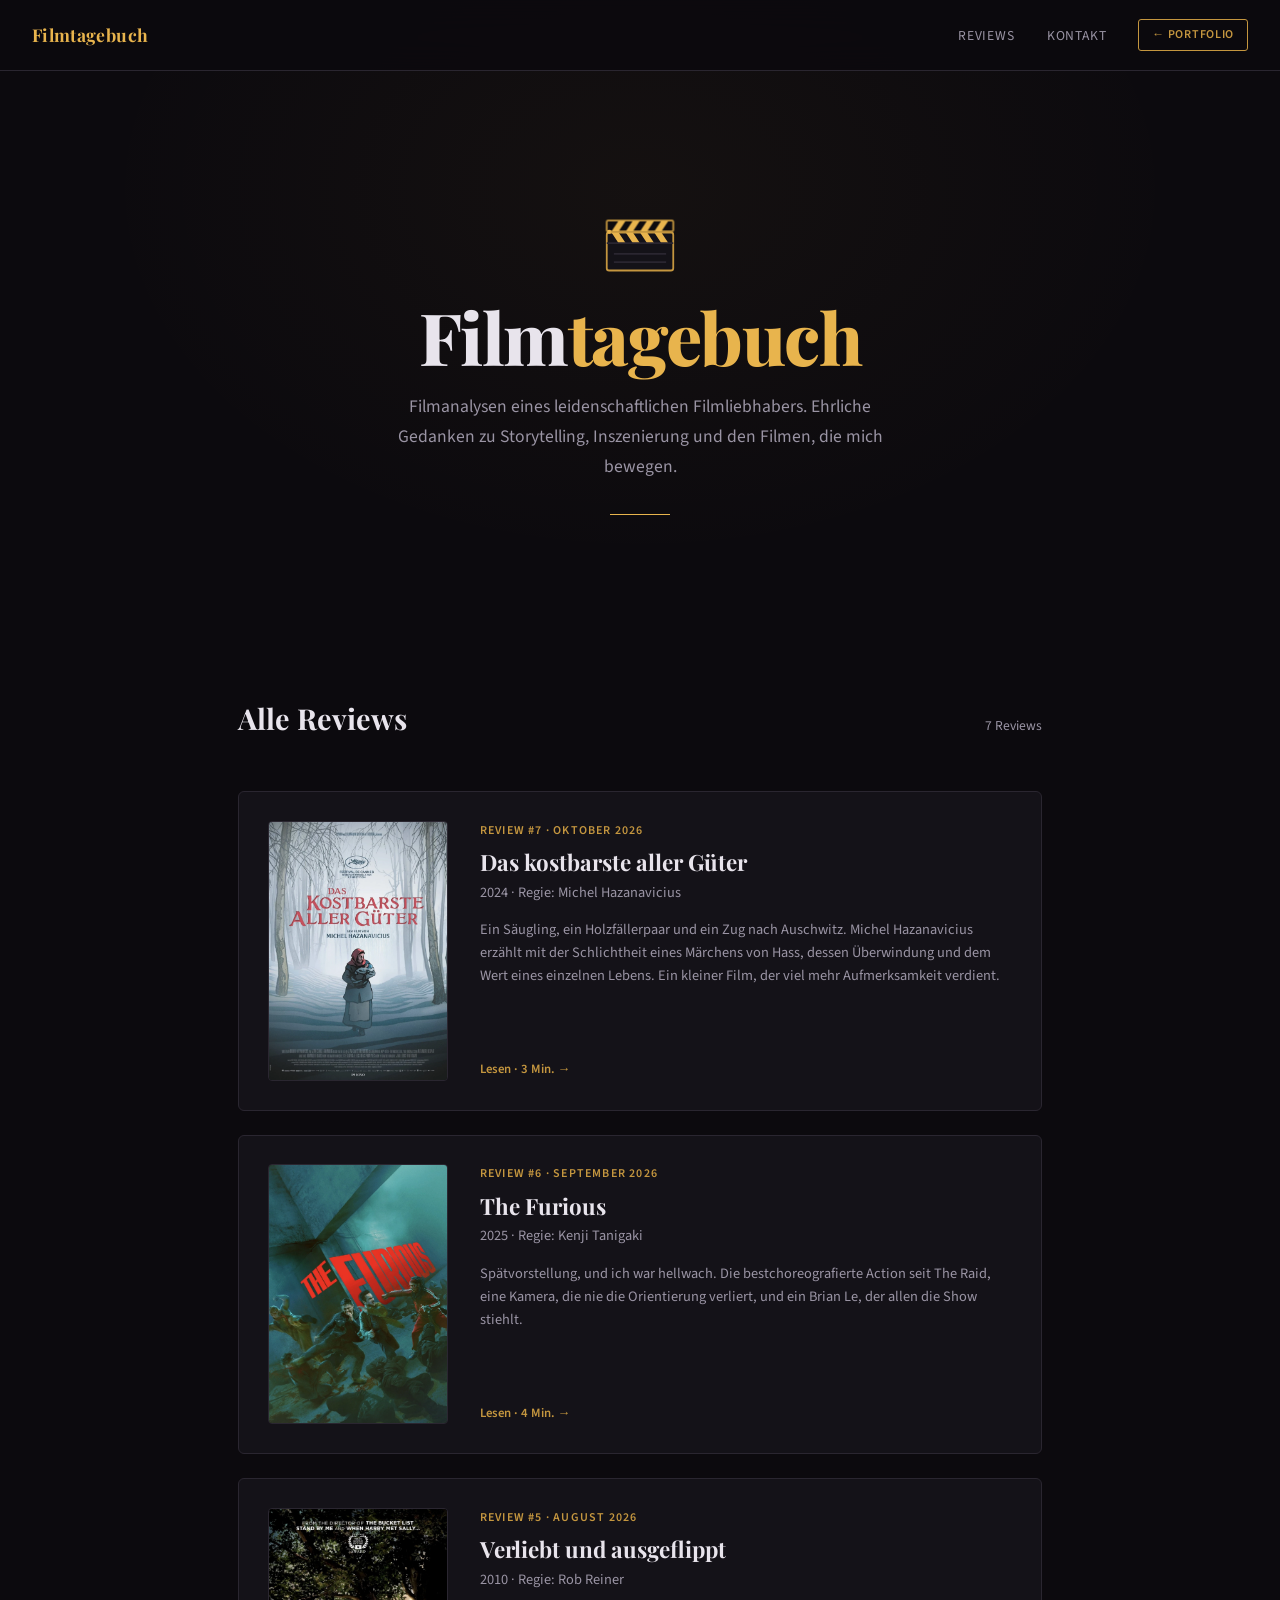
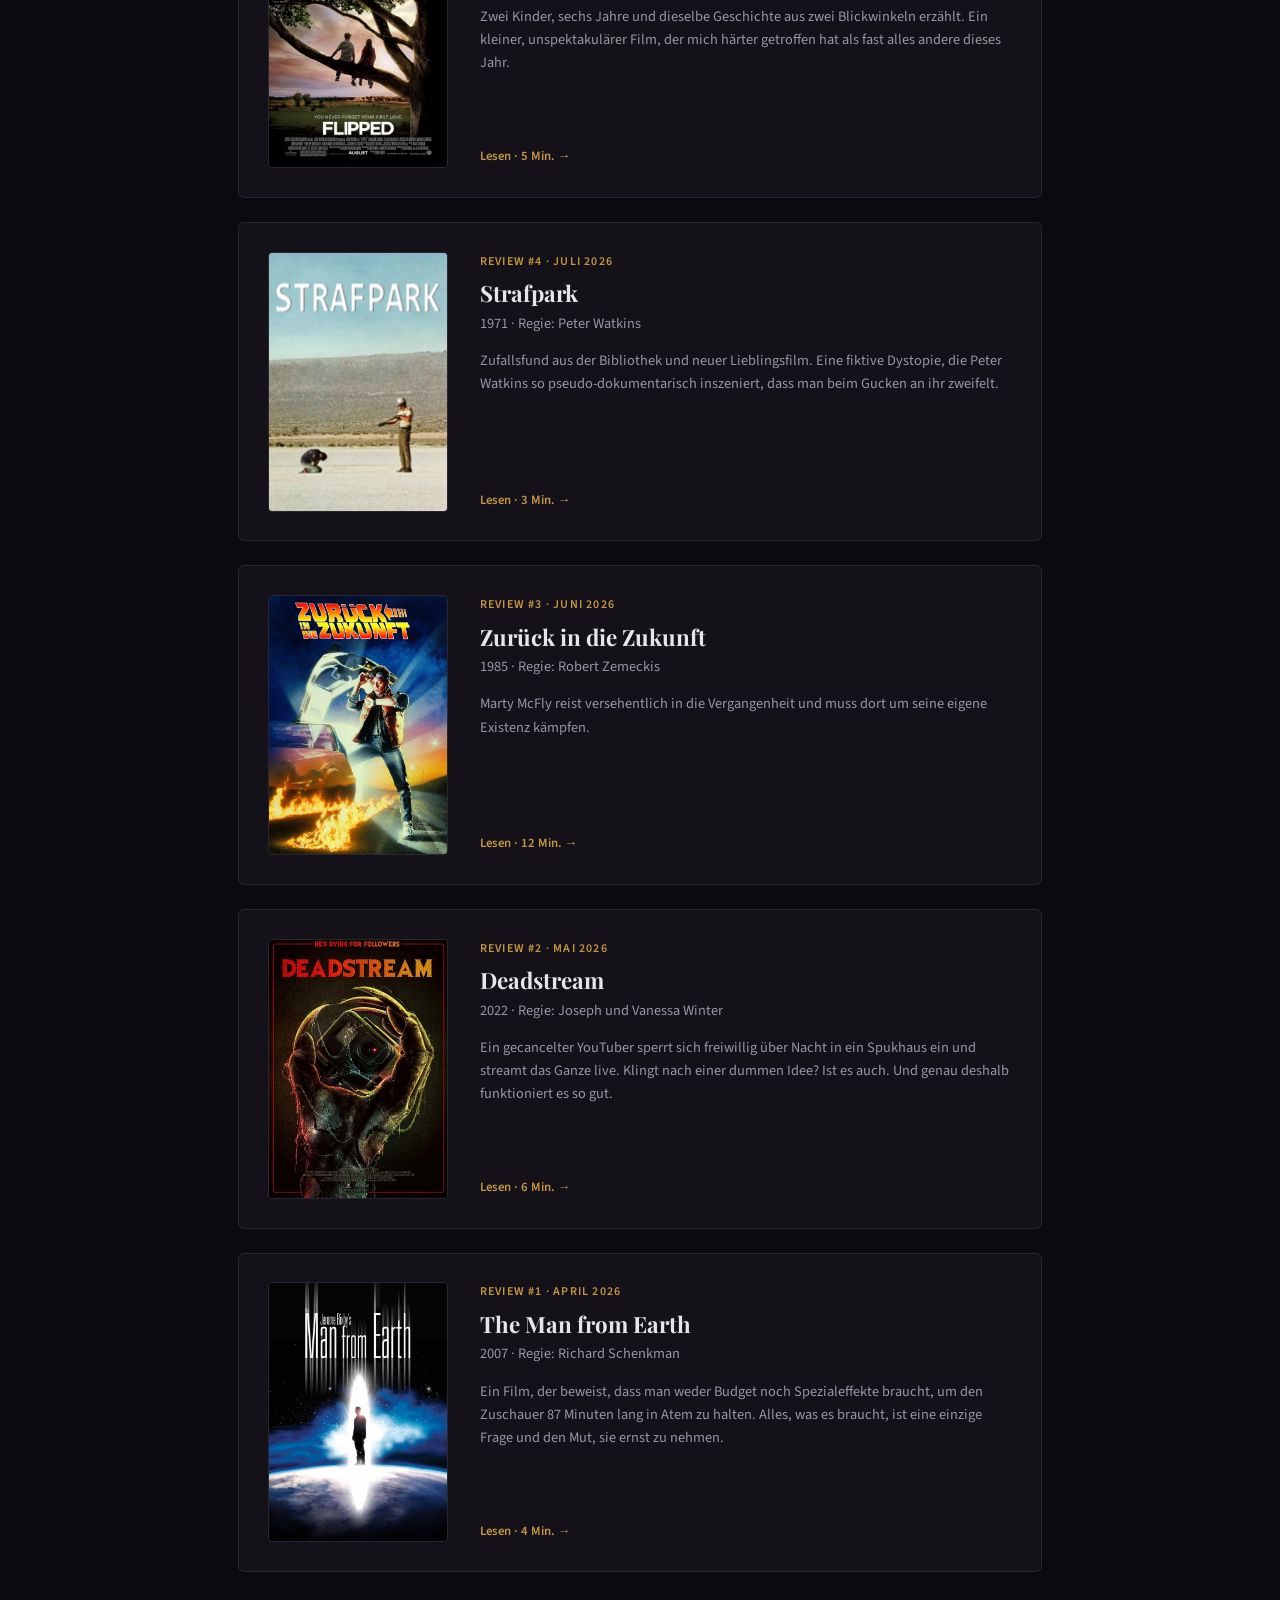
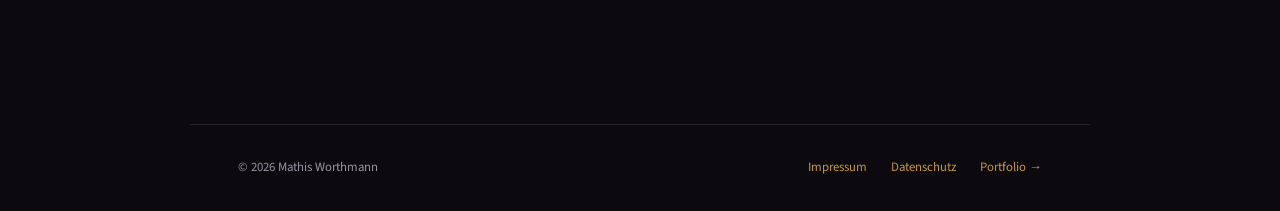
<file: index.html>
<!DOCTYPE html>
<html lang="de" class="intro-klappe">
<head>
<meta charset="UTF-8">
<meta name="viewport" content="width=device-width, initial-scale=1.0">
<meta name="description" content="Filmtagebuch von Mathis Worthmann. Filmreviews und Analysen eines leidenschaftlichen Filmliebhabers.">
<meta name="author" content="Mathis Worthmann">
<meta property="og:title" content="Filmtagebuch – Mathis Worthmann">
<meta property="og:description" content="Filmreviews und Analysen eines leidenschaftlichen Filmliebhabers.">
<meta property="og:image" content="https://filmblog.mathisworthmann.de/images/ManFromEarth_Cover.webp">
<meta property="og:url" content="https://filmblog.mathisworthmann.de/">
<meta property="og:type" content="website">
<link rel="canonical" href="https://filmblog.mathisworthmann.de/">
<meta property="og:locale" content="de_DE">
<meta name="twitter:card" content="summary_large_image">
<meta name="twitter:title" content="Filmtagebuch – Mathis Worthmann">
<meta name="twitter:description" content="Filmreviews und Analysen eines leidenschaftlichen Filmliebhabers.">
<meta name="twitter:image" content="https://filmblog.mathisworthmann.de/images/ManFromEarth_Cover.webp">
<link rel="icon" type="image/png" href="images/favicon.png">
<title>Filmtagebuch – Mathis Worthmann</title>
<link rel="stylesheet" href="style.css">
</head>
<body>

<nav>
  <a class="logo" href="index.html">Filmtagebuch</a>
  <div class="nav-links">
    <a href="index.html">Reviews</a>
    <a href="kontakt.html">Kontakt</a>
    <a href="https://mathisworthmann.de/" target="_blank" class="portfolio-link">← Portfolio</a>
  </div>
</nav>

<section class="hero">
  <svg class="klappe hero-icon" viewBox="0 0 64 52" width="76" height="62" aria-hidden="true" focusable="false">
    <rect class="klappe-tafel" x="4" y="18" width="56" height="32" rx="2"/>
    <path class="klappe-streifen" d="M8 18h6l6 9h-6zM20 18h6l6 9h-6zM32 18h6l6 9h-6zM44 18h6l6 9h-6z"/>
    <path class="klappe-linie" d="M4 27h56M10 36h44M10 43h44"/>
    <g class="klappe-balken">
      <rect class="klappe-balken-flaeche" x="4" y="8" width="56" height="9" rx="1"/>
      <path class="klappe-streifen" d="M8 17h6l6-9h-6zM20 17h6l6-9h-6zM32 17h6l6-9h-6zM44 17h6l6-9h-6z"/>
    </g>
    <circle class="klappe-scharnier" cx="6" cy="17.5" r="1.8"/>
  </svg>
  <h1>Film<span>tagebuch</span></h1>
  <p class="hero-sub">
    Filmanalysen eines leidenschaftlichen Filmliebhabers. Ehrliche Gedanken zu Storytelling, Inszenierung und den Filmen, die mich bewegen.
  </p>
  <div class="hero-divider"></div>
</section>

<section class="reviews">
  <div class="reviews-header">
    <h2>Alle Reviews</h2>
    <span class="reviews-count">7 Reviews</span>
  </div>

  <a class="review-card" href="das-kostbarste-aller-gueter.html">
    <div class="review-poster">
      <img src="images/KostbarsteGueter_Cover.webp" alt="Das kostbarste aller Güter Poster">
    </div>
    <div class="review-info">
      <p class="review-meta">Review #7 · Oktober 2026</p>
      <h3>Das kostbarste aller Güter</h3>
      <p class="film-year">2024 · Regie: Michel Hazanavicius</p>
      <p class="review-excerpt">Ein Säugling, ein Holzfällerpaar und ein Zug nach Auschwitz. Michel Hazanavicius erzählt mit der Schlichtheit eines Märchens von Hass, dessen Überwindung und dem Wert eines einzelnen Lebens. Ein kleiner Film, der viel mehr Aufmerksamkeit verdient.</p>
      <div class="review-arrow">Lesen · 3 Min. →</div>
    </div>
  </a>

  <a class="review-card" href="the-furious.html">
    <div class="review-poster">
      <img loading="lazy" decoding="async" src="images/TheFurious_Cover.webp" alt="The Furious Poster">
    </div>
    <div class="review-info">
      <p class="review-meta">Review #6 · September 2026</p>
      <h3>The Furious</h3>
      <p class="film-year">2025 · Regie: Kenji Tanigaki</p>
      <p class="review-excerpt">Spätvorstellung, und ich war hellwach. Die bestchoreografierte Action seit The Raid, eine Kamera, die nie die Orientierung verliert, und ein Brian Le, der allen die Show stiehlt.</p>
      <div class="review-arrow">Lesen · 4 Min. →</div>
    </div>
  </a>

  <a class="review-card" href="verliebt-und-ausgeflippt.html">
    <div class="review-poster">
      <img loading="lazy" decoding="async" src="images/Flipped_Cover.webp" alt="Verliebt und ausgeflippt Poster">
    </div>
    <div class="review-info">
      <p class="review-meta">Review #5 · August 2026</p>
      <h3>Verliebt und ausgeflippt</h3>
      <p class="film-year">2010 · Regie: Rob Reiner</p>
      <p class="review-excerpt">Zwei Kinder, sechs Jahre und dieselbe Geschichte aus zwei Blickwinkeln erzählt. Ein kleiner, unspektakulärer Film, der mich härter getroffen hat als fast alles andere dieses Jahr.</p>
      <div class="review-arrow">Lesen · 5 Min. →</div>
    </div>
  </a>

  <a class="review-card" href="strafpark.html">
    <div class="review-poster">
      <img loading="lazy" decoding="async" src="images/Strafpark_Cover.webp" alt="Strafpark Poster">
    </div>
    <div class="review-info">
      <p class="review-meta">Review #4 · Juli 2026</p>
      <h3>Strafpark</h3>
      <p class="film-year">1971 · Regie: Peter Watkins</p>
      <p class="review-excerpt">Zufallsfund aus der Bibliothek und neuer Lieblingsfilm. Eine fiktive Dystopie, die Peter Watkins so pseudo-dokumentarisch inszeniert, dass man beim Gucken an ihr zweifelt.</p>
      <div class="review-arrow">Lesen · 3 Min. →</div>
    </div>
  </a>

  <a class="review-card" href="back-to-the-future.html">
    <div class="review-poster">
      <img loading="lazy" decoding="async" src="images/BackToTheFuture_Cover.webp" alt="Zurück in die Zukunft Poster">
    </div>
    <div class="review-info">
      <p class="review-meta">Review #3 · Juni 2026</p>
      <h3>Zurück in die Zukunft</h3>
      <p class="film-year">1985 · Regie: Robert Zemeckis</p>
      <p class="review-excerpt">Marty McFly reist versehentlich in die Vergangenheit und muss dort um seine eigene Existenz kämpfen.</p>
      <div class="review-arrow">Lesen · 12 Min. →</div>
    </div>
  </a>

  <a class="review-card" href="deadstream.html">
    <div class="review-poster">
      <img loading="lazy" decoding="async" src="images/Deadstream_Cover.webp" alt="Deadstream Poster">
    </div>
    <div class="review-info">
      <p class="review-meta">Review #2 · Mai 2026</p>
      <h3>Deadstream</h3>
      <p class="film-year">2022 · Regie: Joseph und Vanessa Winter</p>
      <p class="review-excerpt">Ein gecancelter YouTuber sperrt sich freiwillig über Nacht in ein Spukhaus ein und streamt das Ganze live. Klingt nach einer dummen Idee? Ist es auch. Und genau deshalb funktioniert es so gut.</p>
      <div class="review-arrow">Lesen · 6 Min. →</div>
    </div>
  </a>

  <a class="review-card" href="man-from-earth.html">
    <div class="review-poster">
      <img loading="lazy" decoding="async" src="images/ManFromEarth_Cover.webp" alt="The Man from Earth Poster">
    </div>
    <div class="review-info">
      <p class="review-meta">Review #1 · April 2026</p>
      <h3>The Man from Earth</h3>
      <p class="film-year">2007 · Regie: Richard Schenkman</p>
      <p class="review-excerpt">
        Ein Film, der beweist, dass man weder Budget noch Spezialeffekte braucht, um den Zuschauer 87 Minuten lang in Atem zu halten. Alles, was es braucht, ist eine einzige Frage und den Mut, sie ernst zu nehmen.
      </p>
      <div class="review-arrow">Lesen · 4 Min. →</div>
    </div>
  </a>

</section>

<footer>
  <span>© 2026 Mathis Worthmann</span>
  <div class="footer-links">
    <a href="impressum.html">Impressum</a>
    <a href="datenschutz.html">Datenschutz</a>
    <a href="https://mathisworthmann.de/" target="_blank">Portfolio →</a>
  </div>
</footer>

</body>
</html>
</file>
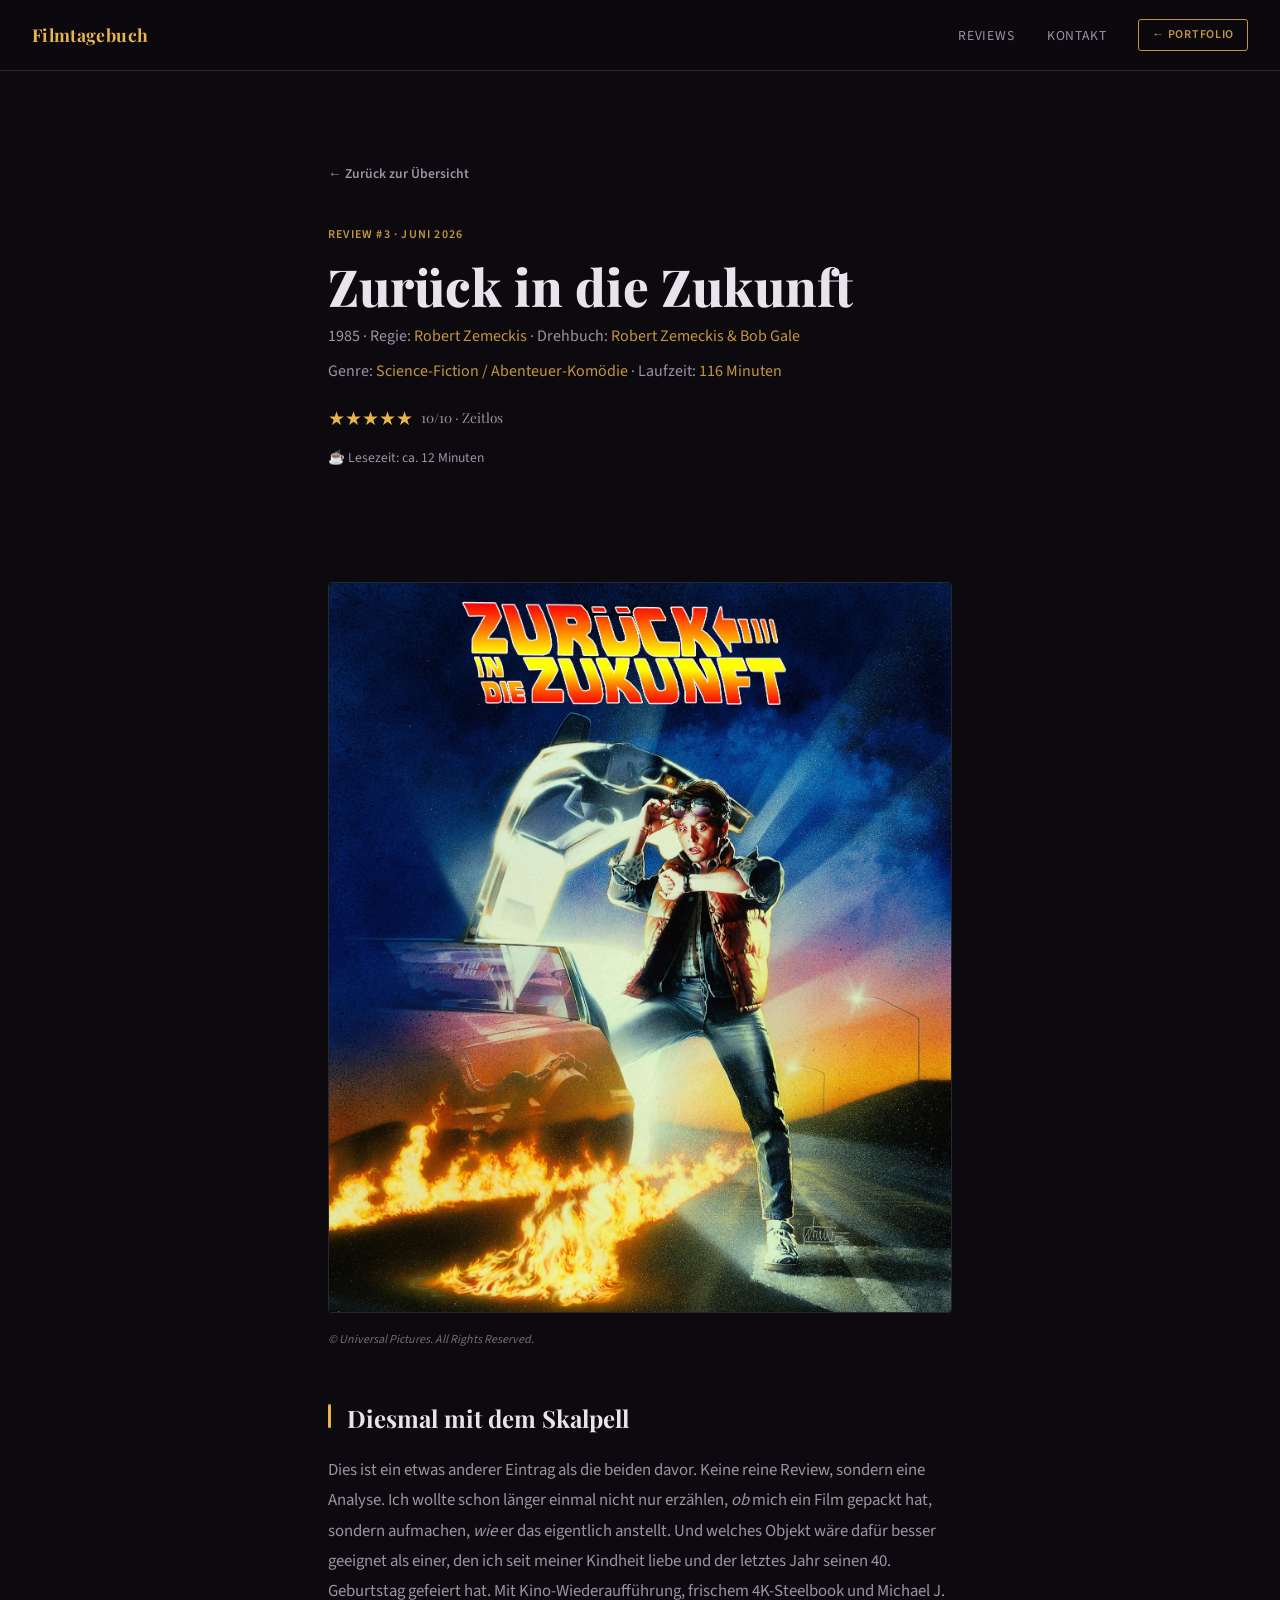
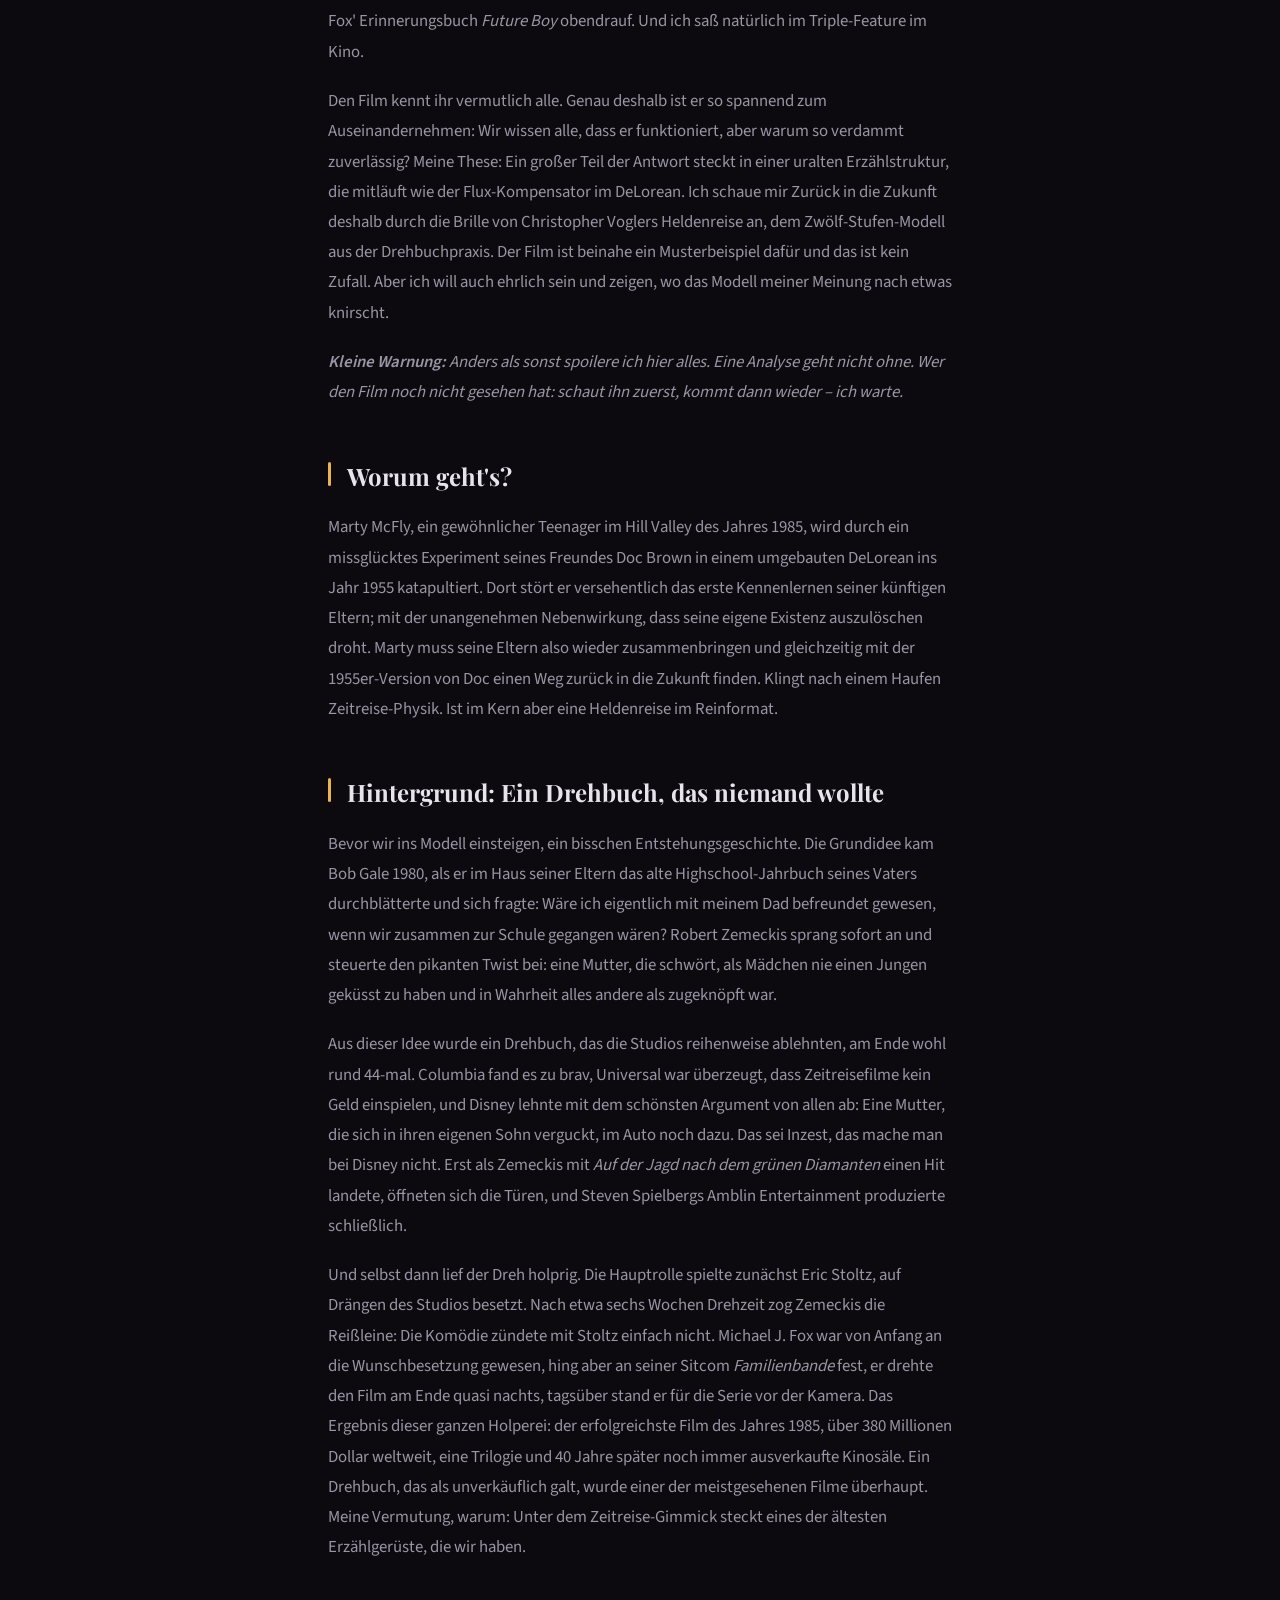
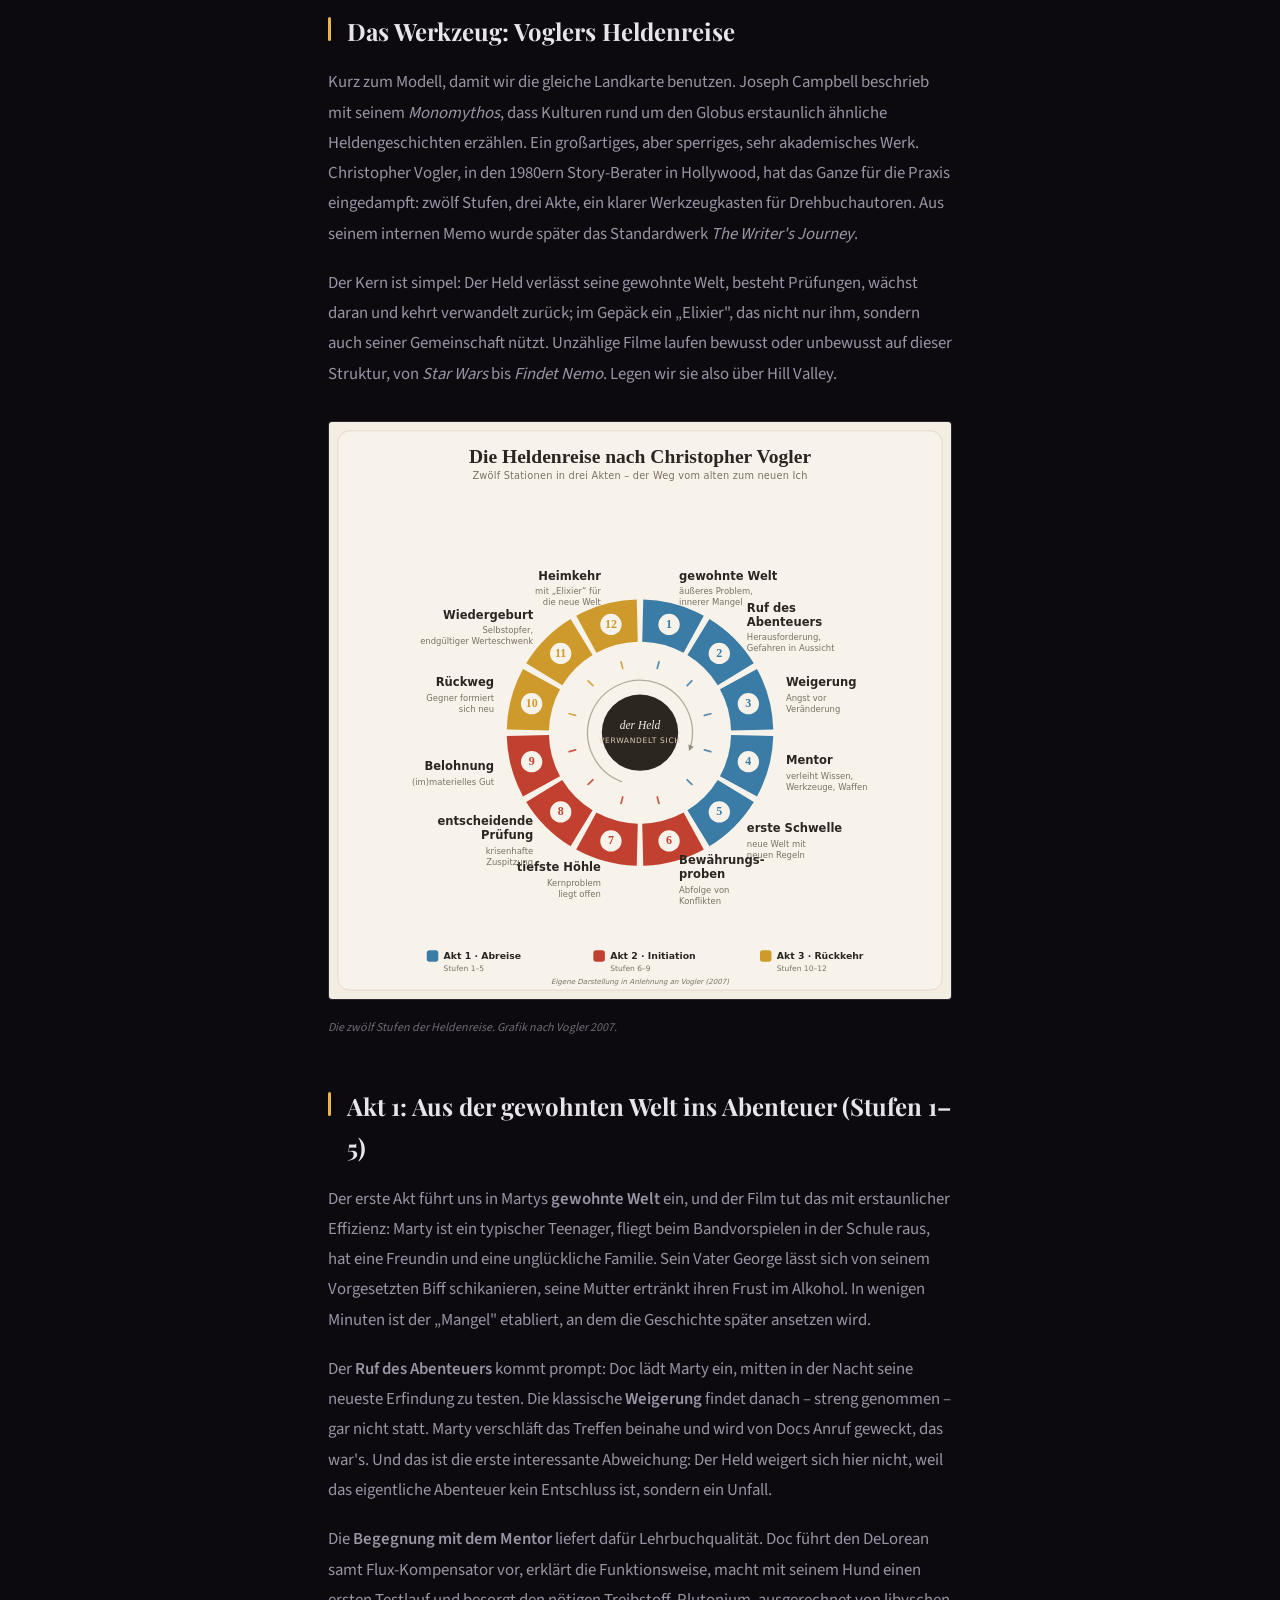
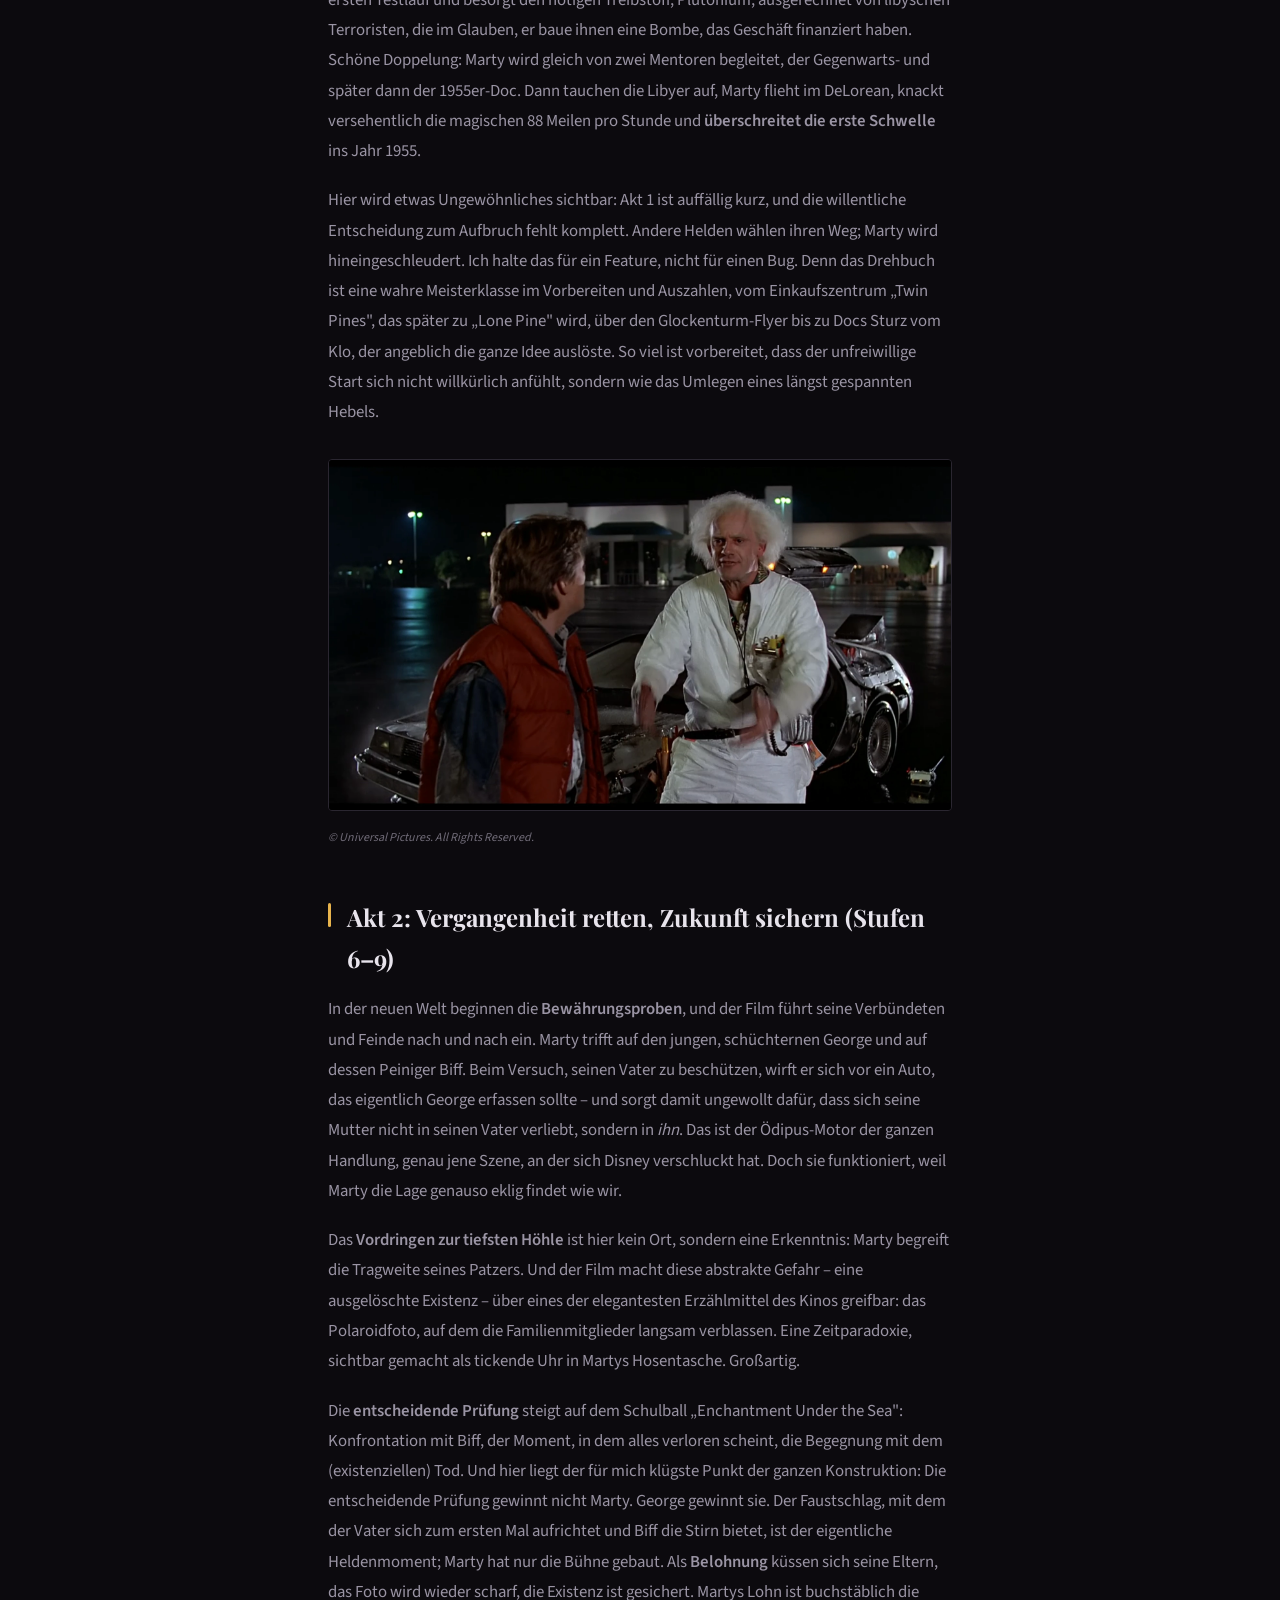
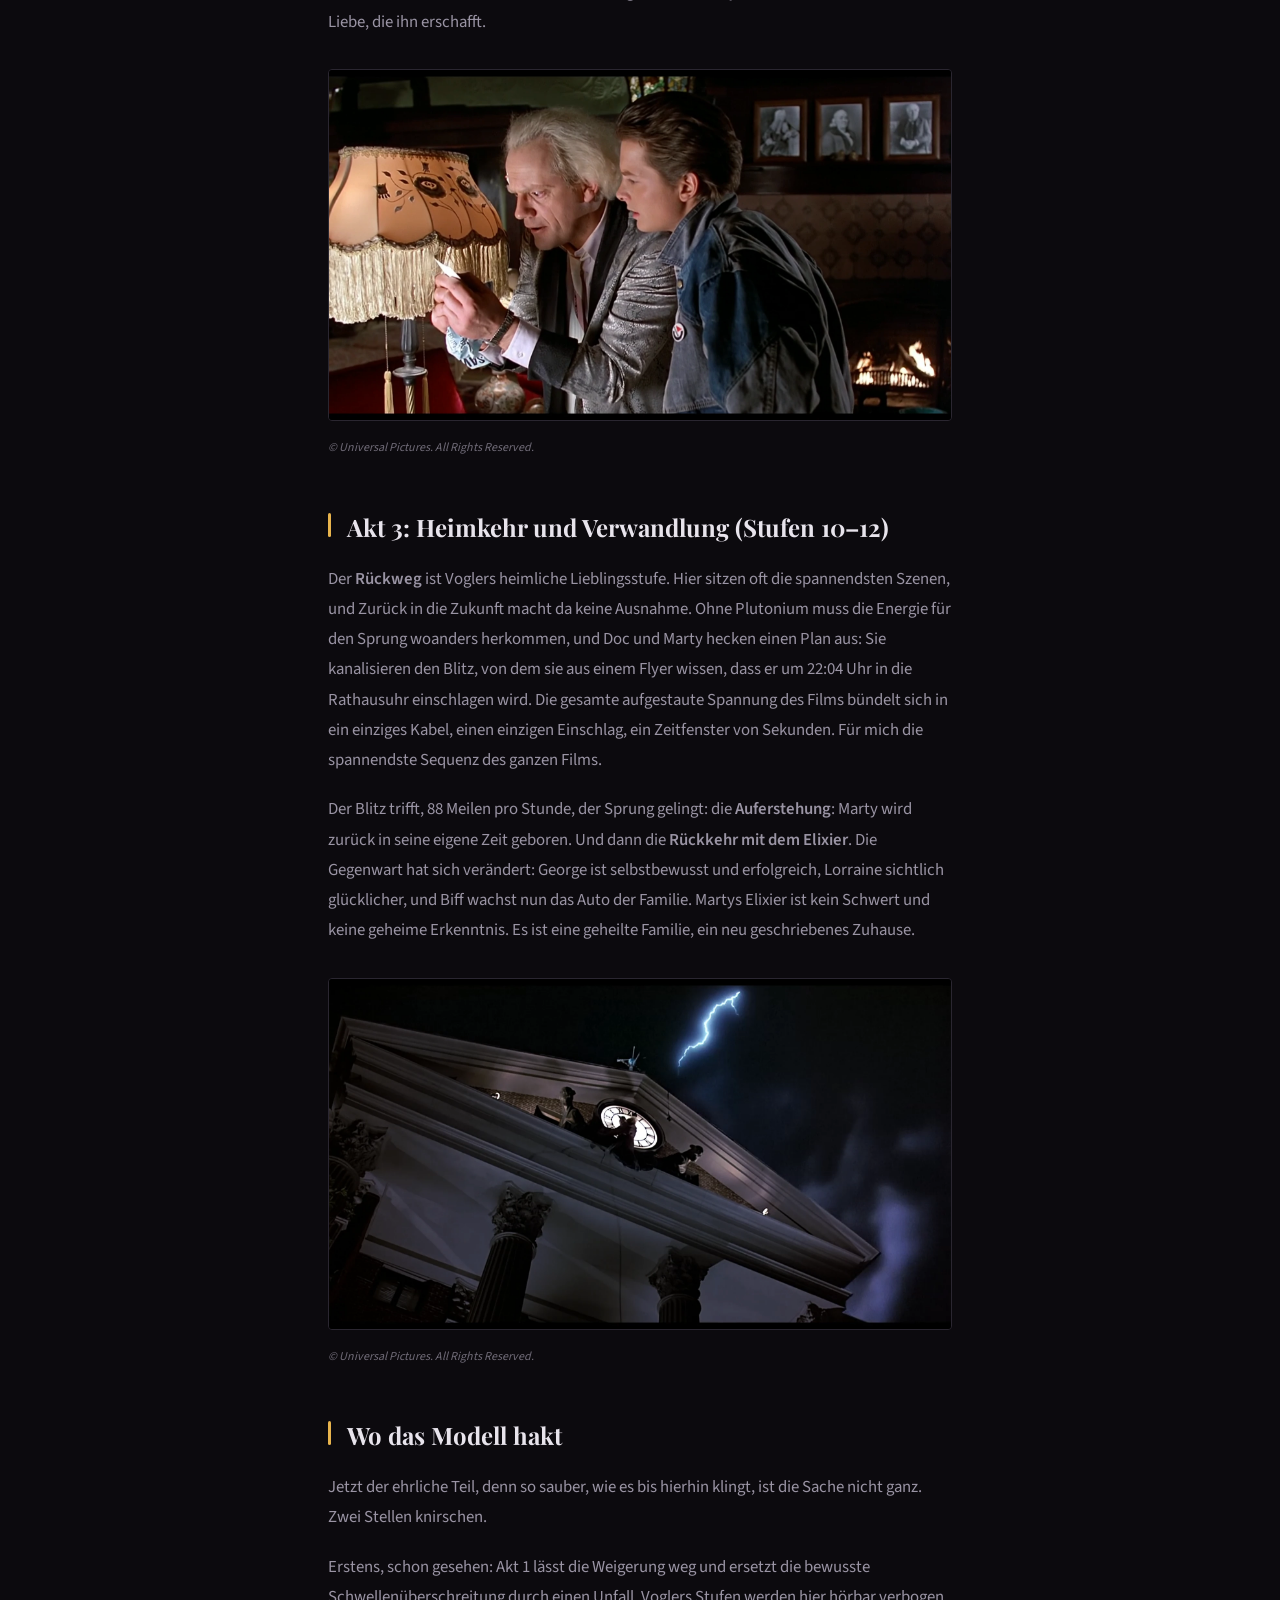
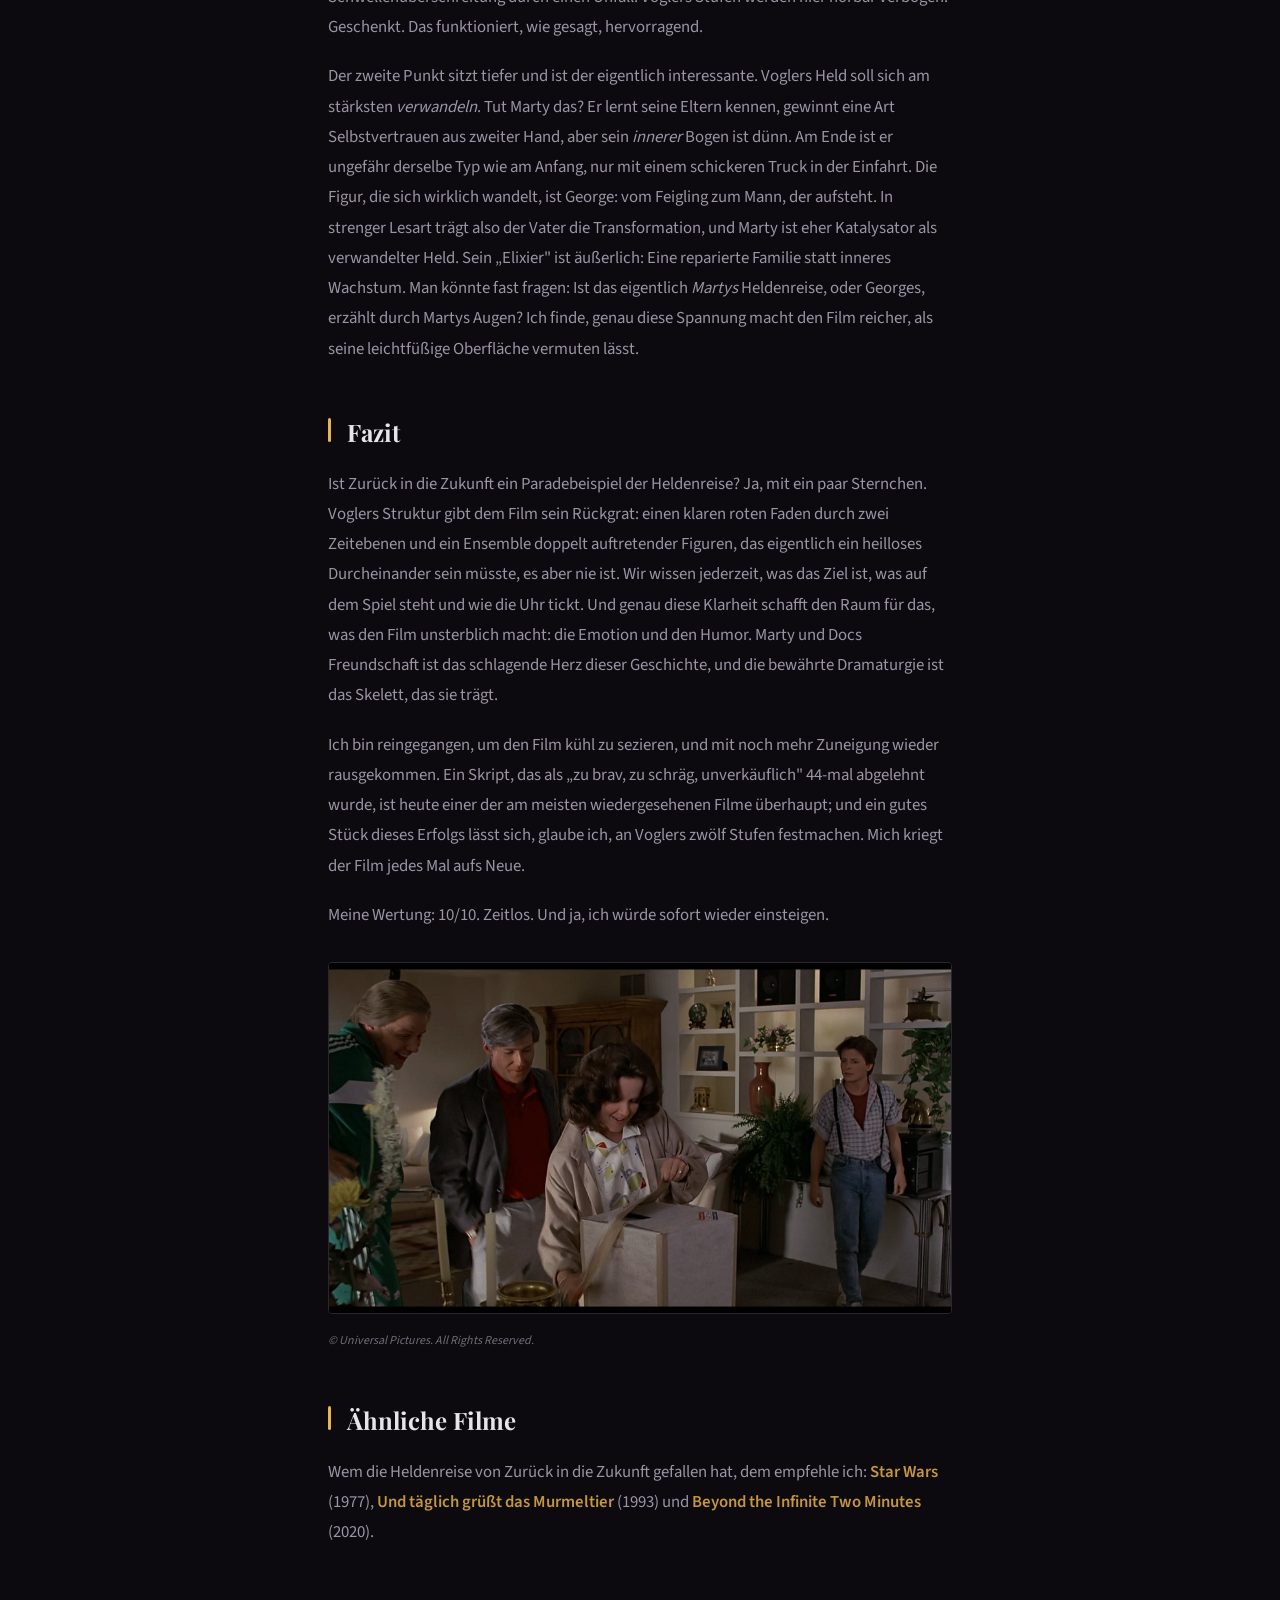
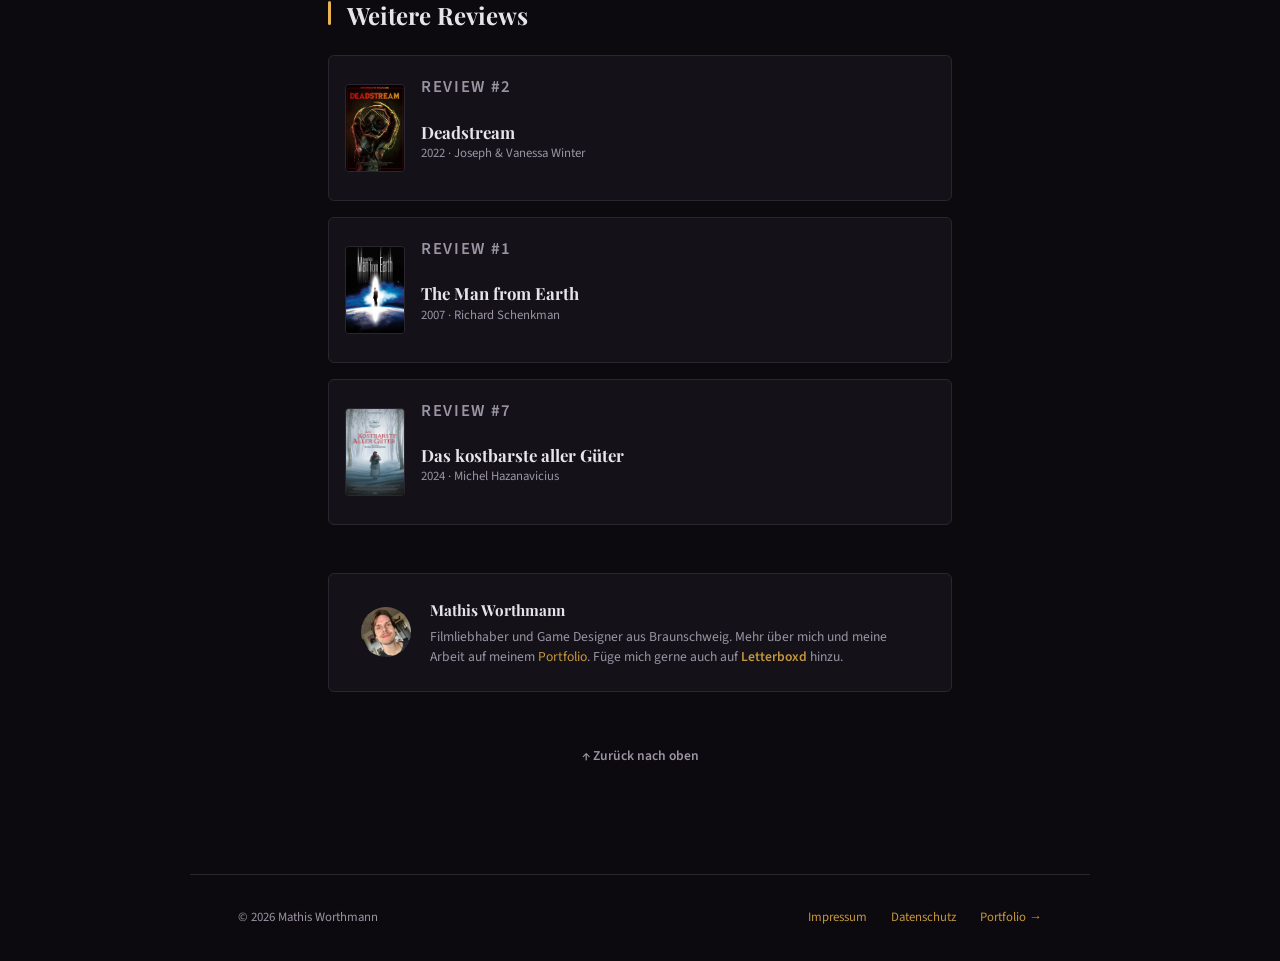
<file: back-to-the-future.html>
<!DOCTYPE html>
<html lang="de">
<head>
<meta charset="UTF-8">
<meta name="viewport" content="width=device-width, initial-scale=1.0">
<meta name="description" content="Wie Zurück in die Zukunft Christopher Voglers Heldenreise nutzt – und wo das Modell hakt. Eine ausführliche Filmanalyse aus dem Filmtagebuch.">
<meta name="author" content="Mathis Worthmann">
<meta property="og:title" content="Zurück in die Zukunft – Analyse – Filmtagebuch">
<meta property="og:description" content="Wie Zurück in die Zukunft Voglers Heldenreise nutzt – und wo das Modell hakt.">
<meta property="og:image" content="https://filmblog.mathisworthmann.de/images/BackToTheFuture_Cover.webp">
<meta property="og:url" content="https://filmblog.mathisworthmann.de/back-to-the-future.html">
<meta property="og:type" content="article">
<link rel="canonical" href="https://filmblog.mathisworthmann.de/back-to-the-future.html">
<meta property="og:locale" content="de_DE">
<meta name="twitter:card" content="summary_large_image">
<meta name="twitter:title" content="Zurück in die Zukunft – Analyse – Filmtagebuch">
<meta name="twitter:description" content="Wie Zurück in die Zukunft Voglers Heldenreise nutzt – und wo das Modell hakt.">
<meta name="twitter:image" content="https://filmblog.mathisworthmann.de/images/BackToTheFuture_Cover.webp">
<link rel="icon" type="image/png" href="images/favicon.png">
<title>Zurück in die Zukunft – Analyse – Filmtagebuch</title>
<link rel="stylesheet" href="style.css">
<script type="application/ld+json">
{
  "@context": "https://schema.org",
  "@type": "Review",
  "author": { "@type": "Person", "name": "Mathis Worthmann" },
  "datePublished": "2026-06",
  "reviewRating": { "@type": "Rating", "ratingValue": "10", "bestRating": "10" },
  "itemReviewed": {
    "@type": "Movie",
    "name": "Zurück in die Zukunft",
    "dateCreated": "1985",
    "director": [ { "@type": "Person", "name": "Robert Zemeckis" }, { "@type": "Person", "name": "Bob Gale" } ]
  },
  "url": "https://filmblog.mathisworthmann.de/back-to-the-future.html"
}
</script>
</head>
<body>

<nav id="top">
  <a class="logo" href="index.html">Filmtagebuch</a>
  <div class="nav-links">
    <a href="index.html">Reviews</a>
    <a href="kontakt.html">Kontakt</a>
    <a href="https://mathisworthmann.de/" target="_blank" class="portfolio-link">← Portfolio</a>
  </div>
</nav>

<section class="review-hero">
  <a class="review-back" href="index.html">← Zurück zur Übersicht</a>
  <p class="review-meta">Review #3 · Juni 2026</p>
  <h1>Zurück in die Zukunft</h1>
  <p class="film-details">
    1985 · Regie: <span>Robert Zemeckis</span> · Drehbuch: <span>Robert Zemeckis &amp; Bob Gale</span>
  </p>
  <p class="film-details">
    Genre: <span>Science-Fiction / Abenteuer-Komödie</span> · Laufzeit: <span>116 Minuten</span>
  </p>
  <div class="review-rating">
    ★★★★★ <span style="font-size:0.85rem; color:var(--text-muted);"> 10/10 · Zeitlos</span>
  </div>
  <p class="review-reading-time">☕ Lesezeit: ca. 12 Minuten</p>
</section>

<div class="review-content">

  <figure>
    
    <img src="images/BackToTheFuture_Cover.webp" alt="Zurück in die Zukunft – der DeLorean als Zeitmaschine">
    <figcaption>© Universal Pictures. All Rights Reserved.</figcaption>
  </figure>

  <h2>Diesmal mit dem Skalpell</h2>
  <p>
    Dies ist ein etwas anderer Eintrag als die beiden davor. Keine reine Review, sondern eine Analyse. Ich wollte schon länger einmal nicht nur erzählen, <em>ob</em> mich ein Film gepackt hat, sondern aufmachen, <em>wie</em> er das eigentlich anstellt. Und welches Objekt wäre dafür besser geeignet als einer, den ich seit meiner Kindheit liebe und der letztes Jahr seinen 40. Geburtstag gefeiert hat. Mit Kino-Wiederaufführung, frischem 4K-Steelbook und Michael J. Fox' Erinnerungsbuch <em>Future Boy</em> obendrauf. Und ich saß natürlich im Triple-Feature im Kino.
  </p>
  <p>
    Den Film kennt ihr vermutlich alle. Genau deshalb ist er so spannend zum Auseinandernehmen: Wir wissen alle, dass er funktioniert, aber warum so verdammt zuverlässig? Meine These: Ein großer Teil der Antwort steckt in einer uralten Erzählstruktur, die mitläuft wie der Flux-Kompensator im DeLorean. Ich schaue mir Zurück in die Zukunft deshalb durch die Brille von Christopher Voglers Heldenreise an, dem Zwölf-Stufen-Modell aus der Drehbuchpraxis. Der Film ist beinahe ein Musterbeispiel dafür und das ist kein Zufall. Aber ich will auch ehrlich sein und zeigen, wo das Modell meiner Meinung nach etwas knirscht.
  </p>
  <p>
    <em><strong>Kleine Warnung:</strong> Anders als sonst spoilere ich hier alles. Eine Analyse geht nicht ohne. Wer den Film noch nicht gesehen hat: schaut ihn zuerst, kommt dann wieder – ich warte.</em>
  </p>

  <h2>Worum geht's?</h2>
  <p>
    Marty McFly, ein gewöhnlicher Teenager im Hill Valley des Jahres 1985, wird durch ein missglücktes Experiment seines Freundes Doc Brown in einem umgebauten DeLorean ins Jahr 1955 katapultiert. Dort stört er versehentlich das erste Kennenlernen seiner künftigen Eltern; mit der unangenehmen Nebenwirkung, dass seine eigene Existenz auszulöschen droht. Marty muss seine Eltern also wieder zusammenbringen und gleichzeitig mit der 1955er-Version von Doc einen Weg zurück in die Zukunft finden. Klingt nach einem Haufen Zeitreise-Physik. Ist im Kern aber eine Heldenreise im Reinformat.
  </p>

  <h2>Hintergrund: Ein Drehbuch, das niemand wollte</h2>
  <p>
    Bevor wir ins Modell einsteigen, ein bisschen Entstehungsgeschichte. Die Grundidee kam Bob Gale 1980, als er im Haus seiner Eltern das alte Highschool-Jahrbuch seines Vaters durchblätterte und sich fragte: Wäre ich eigentlich mit meinem Dad befreundet gewesen, wenn wir zusammen zur Schule gegangen wären? Robert Zemeckis sprang sofort an und steuerte den pikanten Twist bei: eine Mutter, die schwört, als Mädchen nie einen Jungen geküsst zu haben und in Wahrheit alles andere als zugeknöpft war.
  </p>
  <p>
    Aus dieser Idee wurde ein Drehbuch, das die Studios reihenweise ablehnten, am Ende wohl rund 44-mal. Columbia fand es zu brav, Universal war überzeugt, dass Zeitreisefilme kein Geld einspielen, und Disney lehnte mit dem schönsten Argument von allen ab: Eine Mutter, die sich in ihren eigenen Sohn verguckt, im Auto noch dazu. Das sei Inzest, das mache man bei Disney nicht. Erst als Zemeckis mit <em>Auf der Jagd nach dem grünen Diamanten</em> einen Hit landete, öffneten sich die Türen, und Steven Spielbergs Amblin Entertainment produzierte schließlich.
  </p>
  <p>
    Und selbst dann lief der Dreh holprig. Die Hauptrolle spielte zunächst Eric Stoltz, auf Drängen des Studios besetzt. Nach etwa sechs Wochen Drehzeit zog Zemeckis die Reißleine: Die Komödie zündete mit Stoltz einfach nicht. Michael J. Fox war von Anfang an die Wunschbesetzung gewesen, hing aber an seiner Sitcom <em>Familienbande</em> fest, er drehte den Film am Ende quasi nachts, tagsüber stand er für die Serie vor der Kamera. Das Ergebnis dieser ganzen Holperei: der erfolgreichste Film des Jahres 1985, über 380 Millionen Dollar weltweit, eine Trilogie und 40 Jahre später noch immer ausverkaufte Kinosäle. Ein Drehbuch, das als unverkäuflich galt, wurde einer der meistgesehenen Filme überhaupt. Meine Vermutung, warum: Unter dem Zeitreise-Gimmick steckt eines der ältesten Erzählgerüste, die wir haben.
  </p>

  <h2>Das Werkzeug: Voglers Heldenreise</h2>
  <p>
    Kurz zum Modell, damit wir die gleiche Landkarte benutzen. Joseph Campbell beschrieb mit seinem <em>Monomythos</em>, dass Kulturen rund um den Globus erstaunlich ähnliche Heldengeschichten erzählen. Ein großartiges, aber sperriges, sehr akademisches Werk. Christopher Vogler, in den 1980ern Story-Berater in Hollywood, hat das Ganze für die Praxis eingedampft: zwölf Stufen, drei Akte, ein klarer Werkzeugkasten für Drehbuchautoren. Aus seinem internen Memo wurde später das Standardwerk <em>The Writer's Journey</em>.
  </p>
  <p>
    Der Kern ist simpel: Der Held verlässt seine gewohnte Welt, besteht Prüfungen, wächst daran und kehrt verwandelt zurück; im Gepäck ein „Elixier", das nicht nur ihm, sondern auch seiner Gemeinschaft nützt. Unzählige Filme laufen bewusst oder unbewusst auf dieser Struktur, von <em>Star Wars</em> bis <em>Findet Nemo</em>. Legen wir sie also über Hill Valley.
  </p>

  <figure>
   
    <img loading="lazy" decoding="async" src="images/BackToTheFuture_Heldenreise.svg" alt="Schaubild der zwölf Stufen der Heldenreise nach Vogler">
    <figcaption>Die zwölf Stufen der Heldenreise. Grafik nach Vogler 2007.</figcaption>
  </figure>

  <h2>Akt 1: Aus der gewohnten Welt ins Abenteuer (Stufen 1–5)</h2>
  <p>
    Der erste Akt führt uns in Martys <strong>gewohnte Welt</strong> ein, und der Film tut das mit erstaunlicher Effizienz: Marty ist ein typischer Teenager, fliegt beim Bandvorspielen in der Schule raus, hat eine Freundin und eine unglückliche Familie. Sein Vater George lässt sich von seinem Vorgesetzten Biff schikanieren, seine Mutter ertränkt ihren Frust im Alkohol. In wenigen Minuten ist der „Mangel" etabliert, an dem die Geschichte später ansetzen wird.
  </p>
  <p>
    Der <strong>Ruf des Abenteuers</strong> kommt prompt: Doc lädt Marty ein, mitten in der Nacht seine neueste Erfindung zu testen. Die klassische <strong>Weigerung</strong> findet danach – streng genommen – gar nicht statt. Marty verschläft das Treffen beinahe und wird von Docs Anruf geweckt, das war's. Und das ist die erste interessante Abweichung: Der Held weigert sich hier nicht, weil das eigentliche Abenteuer kein Entschluss ist, sondern ein Unfall.
  </p>
  <p>
    Die <strong>Begegnung mit dem Mentor</strong> liefert dafür Lehrbuchqualität. Doc führt den DeLorean samt Flux-Kompensator vor, erklärt die Funktionsweise, macht mit seinem Hund einen ersten Testlauf und besorgt den nötigen Treibstoff, Plutonium, ausgerechnet von libyschen Terroristen, die im Glauben, er baue ihnen eine Bombe, das Geschäft finanziert haben. Schöne Doppelung: Marty wird gleich von zwei Mentoren begleitet, der Gegenwarts- und später dann der 1955er-Doc. Dann tauchen die Libyer auf, Marty flieht im DeLorean, knackt versehentlich die magischen 88 Meilen pro Stunde und <strong>überschreitet die erste Schwelle</strong> ins Jahr 1955.
  </p>
  <p>
    Hier wird etwas Ungewöhnliches sichtbar: Akt 1 ist auffällig kurz, und die willentliche Entscheidung zum Aufbruch fehlt komplett. Andere Helden wählen ihren Weg; Marty wird hineingeschleudert. Ich halte das für ein Feature, nicht für einen Bug. Denn das Drehbuch ist eine wahre Meisterklasse im Vorbereiten und Auszahlen, vom Einkaufszentrum „Twin Pines", das später zu „Lone Pine" wird, über den Glockenturm-Flyer bis zu Docs Sturz vom Klo, der angeblich die ganze Idee auslöste. So viel ist vorbereitet, dass der unfreiwillige Start sich nicht willkürlich anfühlt, sondern wie das Umlegen eines längst gespannten Hebels.
  </p>

  <figure>
    <img loading="lazy" decoding="async" src="images/BackToTheFuture_DeLorean.webp" alt="Doc Brown stellt Marty den DeLorean als Zeitmaschine vor">
    <figcaption>© Universal Pictures. All Rights Reserved.</figcaption>
  </figure>

  <h2>Akt 2: Vergangenheit retten, Zukunft sichern (Stufen 6–9)</h2>
  <p>
    In der neuen Welt beginnen die <strong>Bewährungsproben</strong>, und der Film führt seine Verbündeten und Feinde nach und nach ein. Marty trifft auf den jungen, schüchternen George und auf dessen Peiniger Biff. Beim Versuch, seinen Vater zu beschützen, wirft er sich vor ein Auto, das eigentlich George erfassen sollte – und sorgt damit ungewollt dafür, dass sich seine Mutter nicht in seinen Vater verliebt, sondern in <em>ihn</em>. Das ist der Ödipus-Motor der ganzen Handlung, genau jene Szene, an der sich Disney verschluckt hat. Doch sie funktioniert, weil Marty die Lage genauso eklig findet wie wir.
  </p>
  <p>
    Das <strong>Vordringen zur tiefsten Höhle</strong> ist hier kein Ort, sondern eine Erkenntnis: Marty begreift die Tragweite seines Patzers. Und der Film macht diese abstrakte Gefahr – eine ausgelöschte Existenz – über eines der elegantesten Erzählmittel des Kinos greifbar: das Polaroidfoto, auf dem die Familienmitglieder langsam verblassen. Eine Zeitparadoxie, sichtbar gemacht als tickende Uhr in Martys Hosentasche. Großartig.
  </p>
  <p>
    Die <strong>entscheidende Prüfung</strong> steigt auf dem Schulball „Enchantment Under the Sea": Konfrontation mit Biff, der Moment, in dem alles verloren scheint, die Begegnung mit dem (existenziellen) Tod. Und hier liegt der für mich klügste Punkt der ganzen Konstruktion: Die entscheidende Prüfung gewinnt nicht Marty. George gewinnt sie. Der Faustschlag, mit dem der Vater sich zum ersten Mal aufrichtet und Biff die Stirn bietet, ist der eigentliche Heldenmoment; Marty hat nur die Bühne gebaut. Als <strong>Belohnung</strong> küssen sich seine Eltern, das Foto wird wieder scharf, die Existenz ist gesichert. Martys Lohn ist buchstäblich die Liebe, die ihn erschafft.
  </p>

  <figure>
    <img loading="lazy" decoding="async" src="images/BackToTheFuture_Foto.webp" alt="Marty betrachtet das verblassende Polaroidfoto seiner Familie">
    <figcaption>© Universal Pictures. All Rights Reserved.</figcaption>
  </figure>

  <h2>Akt 3: Heimkehr und Verwandlung (Stufen 10–12)</h2>
  <p>
    Der <strong>Rückweg</strong> ist Voglers heimliche Lieblingsstufe. Hier sitzen oft die spannendsten Szenen, und Zurück in die Zukunft macht da keine Ausnahme. Ohne Plutonium muss die Energie für den Sprung woanders herkommen, und Doc und Marty hecken einen Plan aus: Sie kanalisieren den Blitz, von dem sie aus einem Flyer wissen, dass er um 22:04 Uhr in die Rathausuhr einschlagen wird. Die gesamte aufgestaute Spannung des Films bündelt sich in ein einziges Kabel, einen einzigen Einschlag, ein Zeitfenster von Sekunden. Für mich die spannendste Sequenz des ganzen Films.
  </p>
  <p>
    Der Blitz trifft, 88 Meilen pro Stunde, der Sprung gelingt: die <strong>Auferstehung</strong>: Marty wird zurück in seine eigene Zeit geboren. Und dann die <strong>Rückkehr mit dem Elixier</strong>. Die Gegenwart hat sich verändert: George ist selbstbewusst und erfolgreich, Lorraine sichtlich glücklicher, und Biff wachst nun das Auto der Familie. Martys Elixier ist kein Schwert und keine geheime Erkenntnis. Es ist eine geheilte Familie, ein neu geschriebenes Zuhause.
  </p>

  <figure>
    <img loading="lazy" decoding="async" src="images/BackToTheFuture_Glockenturm.webp" alt="Der Glockenturm von Hill Valley im Gewitter, kurz vor dem Blitzeinschlag">
    <figcaption>© Universal Pictures. All Rights Reserved.</figcaption>
  </figure>

  <h2>Wo das Modell hakt</h2>
  <p>
    Jetzt der ehrliche Teil, denn so sauber, wie es bis hierhin klingt, ist die Sache nicht ganz. Zwei Stellen knirschen.
  </p>
  <p>
    Erstens, schon gesehen: Akt 1 lässt die Weigerung weg und ersetzt die bewusste Schwellenüberschreitung durch einen Unfall. Voglers Stufen werden hier hörbar verbogen. Geschenkt. Das funktioniert, wie gesagt, hervorragend.
  </p>
  <p>
    Der zweite Punkt sitzt tiefer und ist der eigentlich interessante. Voglers Held soll sich am stärksten <em>verwandeln</em>. Tut Marty das? Er lernt seine Eltern kennen, gewinnt eine Art Selbstvertrauen aus zweiter Hand, aber sein <em>innerer</em> Bogen ist dünn. Am Ende ist er ungefähr derselbe Typ wie am Anfang, nur mit einem schickeren Truck in der Einfahrt. Die Figur, die sich wirklich wandelt, ist George: vom Feigling zum Mann, der aufsteht. In strenger Lesart trägt also der Vater die Transformation, und Marty ist eher Katalysator als verwandelter Held. Sein „Elixier" ist äußerlich: Eine reparierte Familie statt inneres Wachstum. Man könnte fast fragen: Ist das eigentlich <em>Martys</em> Heldenreise, oder Georges, erzählt durch Martys Augen? Ich finde, genau diese Spannung macht den Film reicher, als seine leichtfüßige Oberfläche vermuten lässt.
  </p>

  <h2>Fazit</h2>
  <p>
    Ist Zurück in die Zukunft ein Paradebeispiel der Heldenreise? Ja, mit ein paar Sternchen. Voglers Struktur gibt dem Film sein Rückgrat: einen klaren roten Faden durch zwei Zeitebenen und ein Ensemble doppelt auftretender Figuren, das eigentlich ein heilloses Durcheinander sein müsste, es aber nie ist. Wir wissen jederzeit, was das Ziel ist, was auf dem Spiel steht und wie die Uhr tickt. Und genau diese Klarheit schafft den Raum für das, was den Film unsterblich macht: die Emotion und den Humor. Marty und Docs Freundschaft ist das schlagende Herz dieser Geschichte, und die bewährte Dramaturgie ist das Skelett, das sie trägt.
  </p>
  <p>
    Ich bin reingegangen, um den Film kühl zu sezieren, und mit noch mehr Zuneigung wieder rausgekommen. Ein Skript, das als „zu brav, zu schräg, unverkäuflich" 44-mal abgelehnt wurde, ist heute einer der am meisten wiedergesehenen Filme überhaupt; und ein gutes Stück dieses Erfolgs lässt sich, glaube ich, an Voglers zwölf Stufen festmachen. Mich kriegt der Film jedes Mal aufs Neue.
  </p>
  <p>
    Meine Wertung: 10/10. Zeitlos. Und ja, ich würde sofort wieder einsteigen.
  </p>

  <figure>
    <img loading="lazy" decoding="async" src="images/BackToTheFuture_Familie.webp" alt="Martys veränderte, glücklichere Familie nach seiner Rückkehr in die Gegenwart">
    <figcaption>© Universal Pictures. All Rights Reserved.</figcaption>
  </figure>

  <h2>Ähnliche Filme</h2>
  <p>
    Wem die Heldenreise von Zurück in die Zukunft gefallen hat, dem empfehle ich: <a href="https://letterboxd.com/film/star-wars/" target="_blank" style="color:var(--accent-dim);text-decoration:none;"><strong>Star Wars</strong></a> (1977), <a href="https://letterboxd.com/film/groundhog-day/" target="_blank" style="color:var(--accent-dim);text-decoration:none;"><strong>Und täglich grüßt das Murmeltier</strong></a> (1993) und <a href="https://letterboxd.com/film/beyond-the-infinite-two-minutes/" target="_blank" style="color:var(--accent-dim);text-decoration:none;"><strong>Beyond the Infinite Two Minutes</strong></a> (2020).
  </p>

  <section class="more-reviews">
    <h2>Weitere Reviews</h2>
    <div class="more-reviews-grid">
    <a class="more-review-card" href="deadstream.html">
      <img loading="lazy" decoding="async" src="images/Deadstream_Cover.webp" alt="Deadstream Poster">
      <div class="more-review-text">
        <p class="review-meta">Review #2</p>
        <h3>Deadstream</h3>
        <p class="film-year">2022 · Joseph &amp; Vanessa Winter</p>
      </div>
    </a>
    <a class="more-review-card" href="man-from-earth.html">
      <img loading="lazy" decoding="async" src="images/ManFromEarth_Cover.webp" alt="The Man from Earth Poster">
      <div class="more-review-text">
        <p class="review-meta">Review #1</p>
        <h3>The Man from Earth</h3>
        <p class="film-year">2007 · Richard Schenkman</p>
      </div>
    </a>
    <a class="more-review-card" href="das-kostbarste-aller-gueter.html">
      <img loading="lazy" decoding="async" src="images/KostbarsteGueter_Cover.webp" alt="Das kostbarste aller Güter Poster">
      <div class="more-review-text">
        <p class="review-meta">Review #7</p>
        <h3>Das kostbarste aller Güter</h3>
        <p class="film-year">2024 · Michel Hazanavicius</p>
      </div>
    </a>
    </div>
  </section>

  <div class="review-author">
    <img loading="lazy" decoding="async" src="images/portrait.jpeg" alt="Mathis Worthmann" style="width:50px; height:50px; border-radius:50%; object-fit:cover; flex-shrink:0;">
    <div class="review-author-text">
      <span class="review-author-name">Mathis Worthmann</span>
      <span class="review-author-bio">Filmliebhaber und Game Designer aus Braunschweig. Mehr über mich und meine Arbeit auf meinem <a href="https://mathisworthmann.de/" target="_blank">Portfolio</a>. Füge mich gerne auch auf <a href="https://letterboxd.com/XerxesIV/" target="_blank" style="color:var(--accent-dim);text-decoration:none;"><strong>Letterboxd</strong></a> hinzu.</span>
    </div>
  </div>

  <a class="back-to-top" href="#top">↑ Zurück nach oben</a>

</div>

<footer>
  <span>© 2026 Mathis Worthmann</span>
  <div class="footer-links">
    <a href="impressum.html">Impressum</a>
    <a href="datenschutz.html">Datenschutz</a>
    <a href="https://mathisworthmann.de/" target="_blank">Portfolio →</a>
  </div>
</footer>

</body>
</html>
</file>
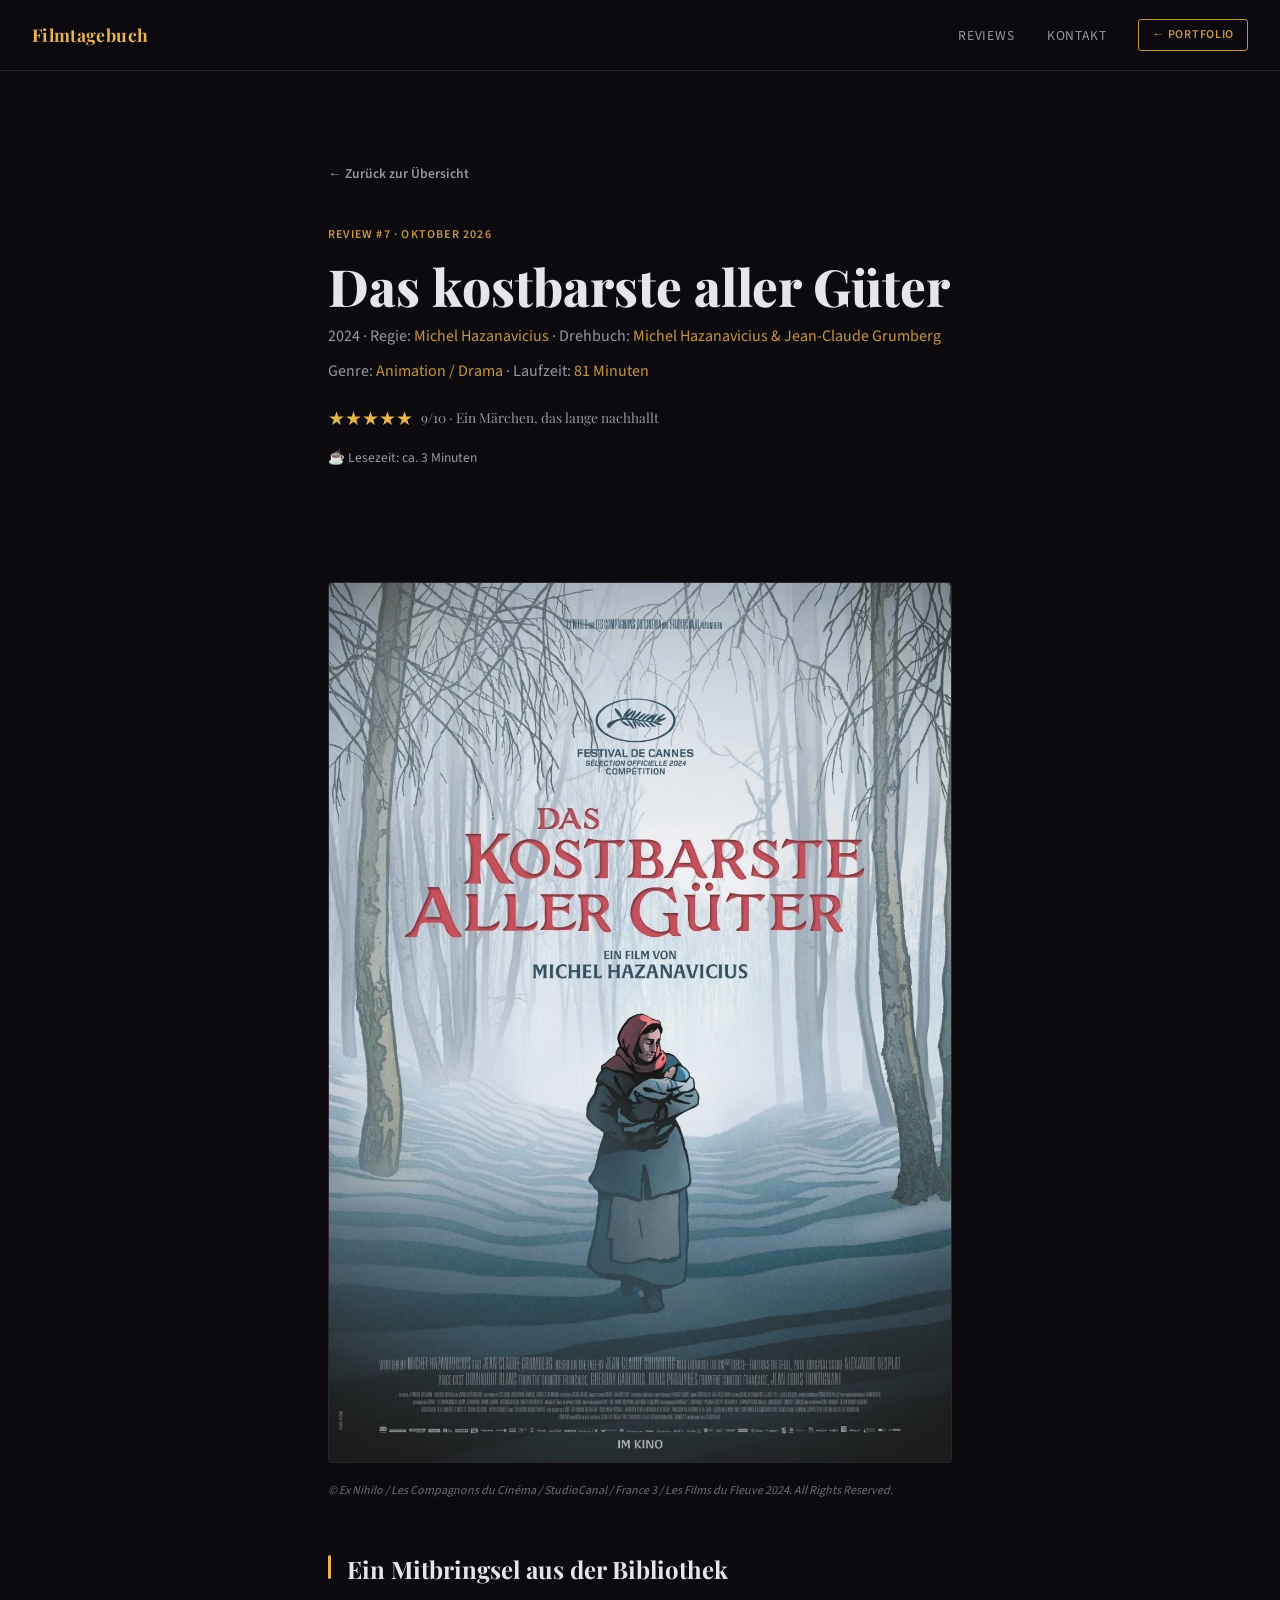
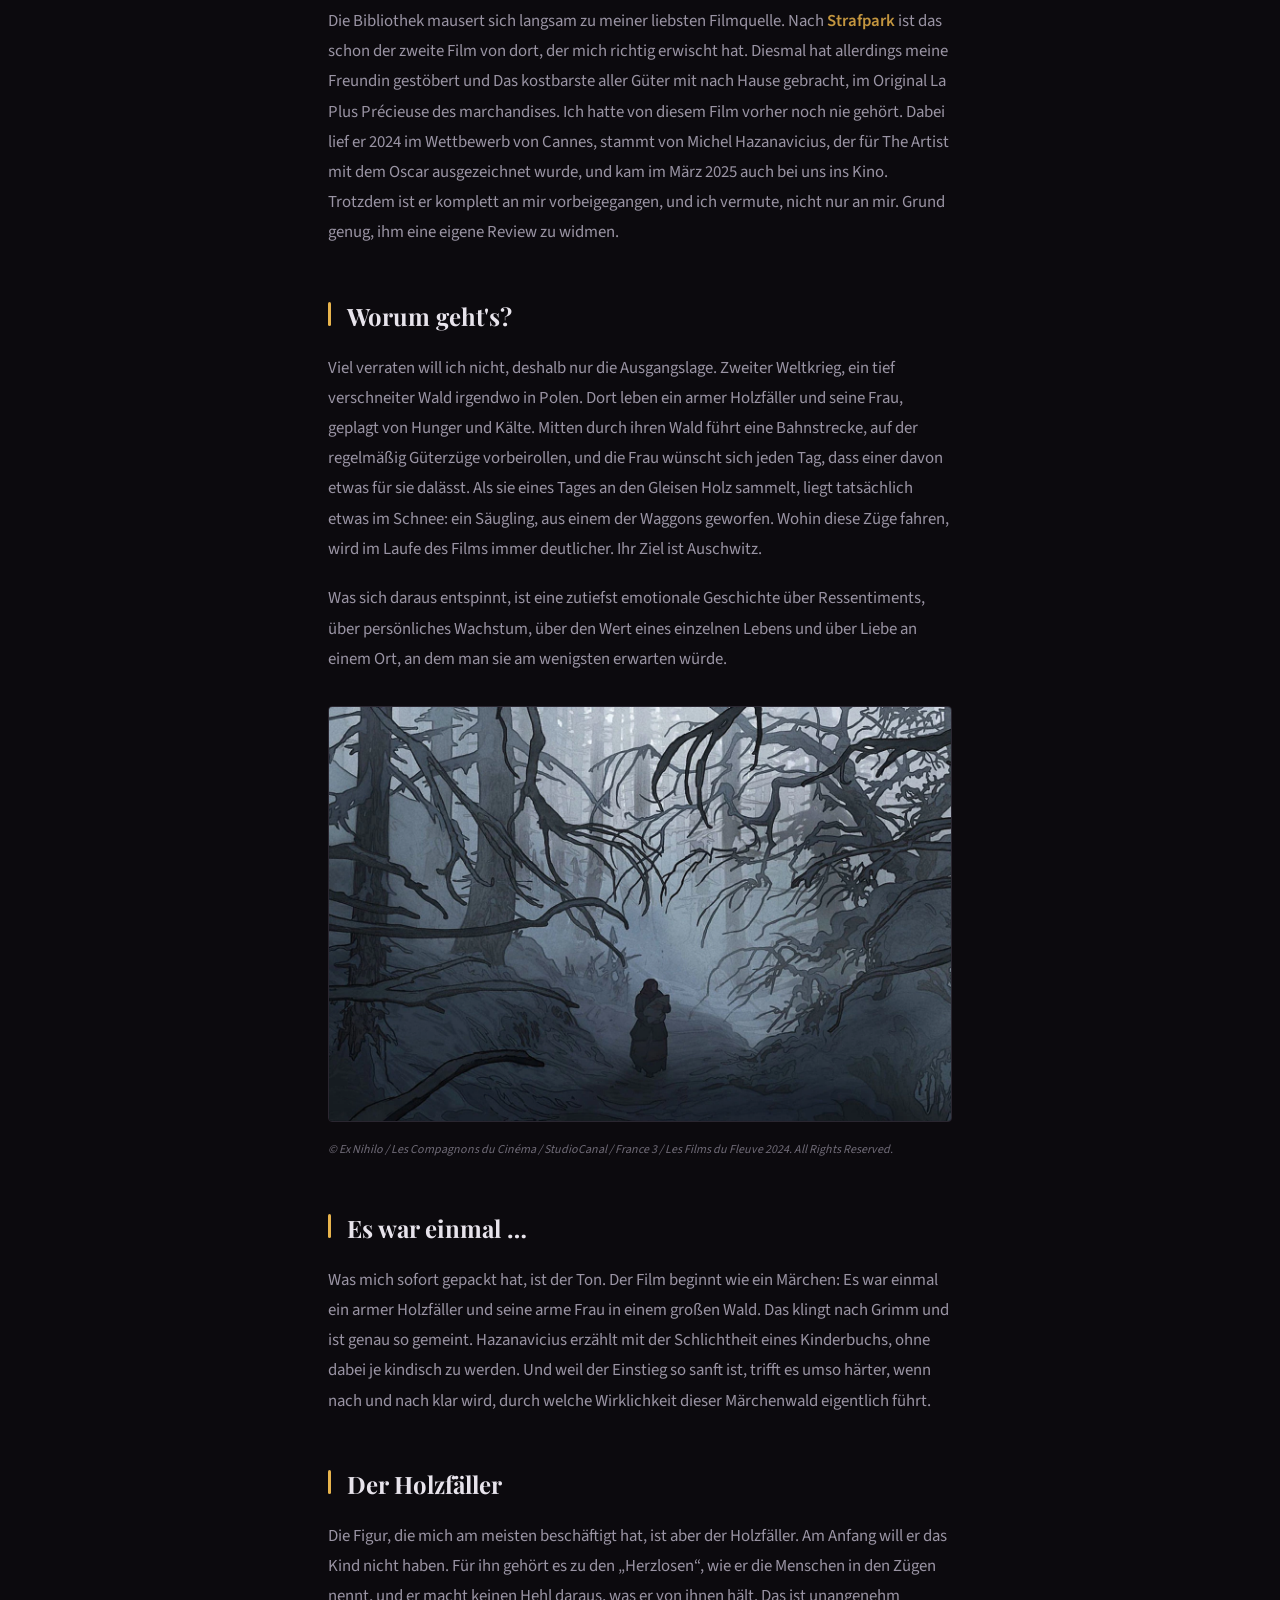
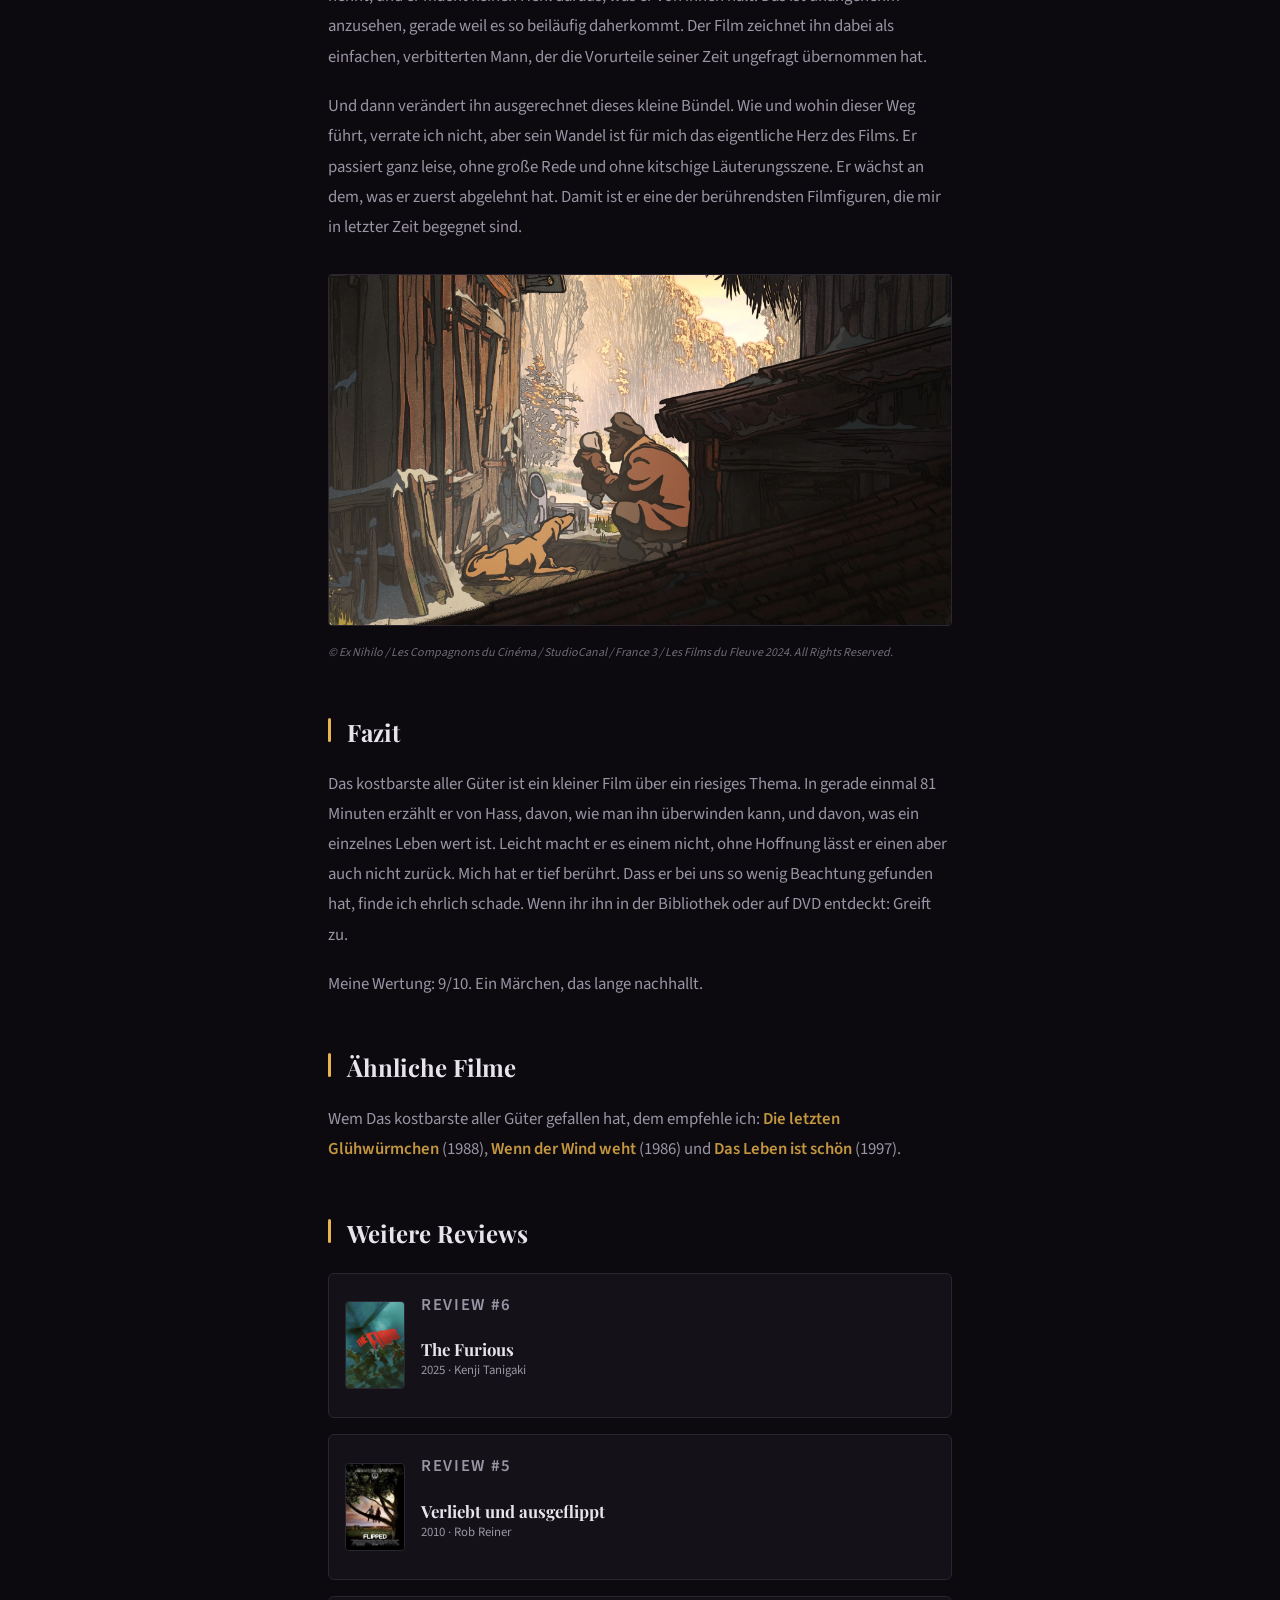
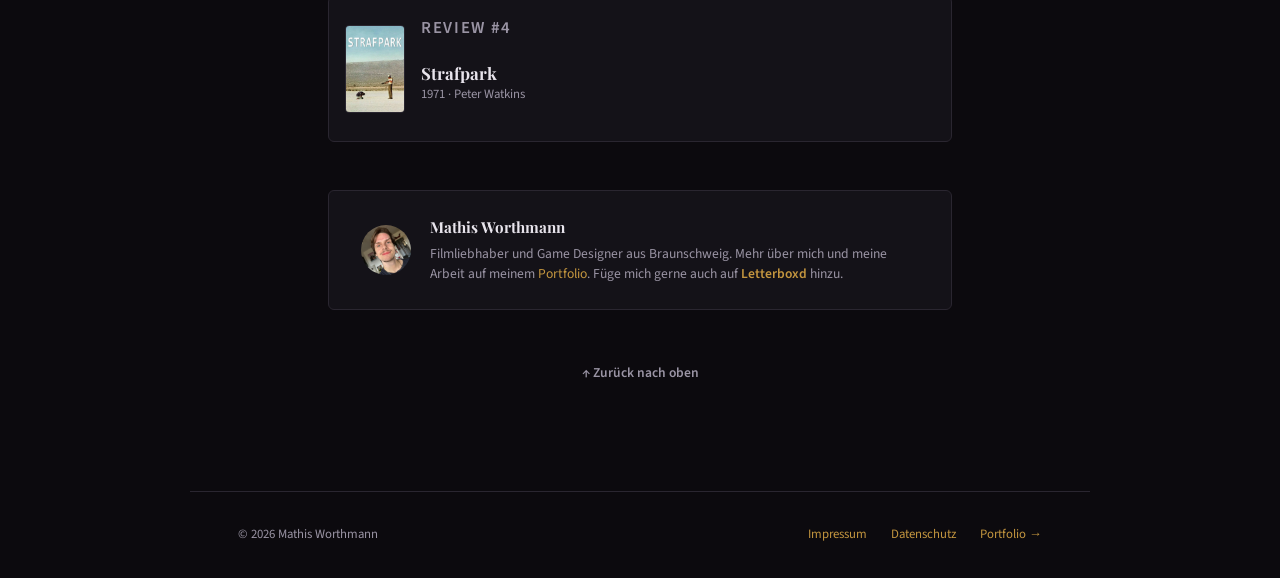
<file: das-kostbarste-aller-gueter.html>
<!DOCTYPE html>
<html lang="de">
<head>
<meta charset="UTF-8">
<meta name="viewport" content="width=device-width, initial-scale=1.0">
<meta name="description" content="Das kostbarste aller Güter von Michel Hazanavicius: Ein animiertes Märchen über einen Säugling, der aus einem Zug nach Auschwitz geworfen wird. Warum dieser Film viel mehr Aufmerksamkeit verdient.">
<meta name="author" content="Mathis Worthmann">
<meta property="og:title" content="Das kostbarste aller Güter Review – Filmtagebuch">
<meta property="og:description" content="Ein Säugling, ein Holzfällerpaar und ein Zug nach Auschwitz: Warum Hazanavicius' animiertes Märchen viel mehr Aufmerksamkeit verdient.">
<meta property="og:image" content="https://filmblog.mathisworthmann.de/images/KostbarsteGueter_Cover.webp">
<meta property="og:url" content="https://filmblog.mathisworthmann.de/das-kostbarste-aller-gueter.html">
<meta property="og:type" content="article">
<link rel="canonical" href="https://filmblog.mathisworthmann.de/das-kostbarste-aller-gueter.html">
<meta property="og:locale" content="de_DE">
<meta name="twitter:card" content="summary_large_image">
<meta name="twitter:title" content="Das kostbarste aller Güter Review – Filmtagebuch">
<meta name="twitter:description" content="Ein Säugling, ein Holzfällerpaar und ein Zug nach Auschwitz: Warum Hazanavicius' animiertes Märchen viel mehr Aufmerksamkeit verdient.">
<meta name="twitter:image" content="https://filmblog.mathisworthmann.de/images/KostbarsteGueter_Cover.webp">
<link rel="icon" type="image/png" href="images/favicon.png">
<title>Das kostbarste aller Güter Review – Filmtagebuch</title>
<link rel="stylesheet" href="style.css">
<script type="application/ld+json">
{
  "@context": "https://schema.org",
  "@type": "Review",
  "author": { "@type": "Person", "name": "Mathis Worthmann", "url": "https://mathisworthmann.de/" },
  "datePublished": "2026-10",
  "reviewRating": { "@type": "Rating", "ratingValue": "9", "bestRating": "10", "worstRating": "1" },
  "itemReviewed": {
    "@type": "Movie",
    "name": "Das kostbarste aller Güter",
    "alternateName": ["La Plus Précieuse des marchandises", "The Most Precious of Cargoes"],
    "dateCreated": "2024",
    "director": { "@type": "Person", "name": "Michel Hazanavicius" },
    "genre": ["Animation", "Drama"],
    "image": "https://filmblog.mathisworthmann.de/images/KostbarsteGueter_Cover.webp"
  },
  "url": "https://filmblog.mathisworthmann.de/das-kostbarste-aller-gueter.html"
}
</script>
</head>
<body>

<nav id="top">
  <a class="logo" href="index.html">Filmtagebuch</a>
  <div class="nav-links">
    <a href="index.html">Reviews</a>
    <a href="kontakt.html">Kontakt</a>
    <a href="https://mathisworthmann.de/" target="_blank" class="portfolio-link">← Portfolio</a>
  </div>
</nav>

<section class="review-hero">
  <a class="review-back" href="index.html">← Zurück zur Übersicht</a>
  <p class="review-meta">Review #7 · Oktober 2026</p>
  <h1>Das kostbarste aller Güter</h1>
  <p class="film-details">
    2024 · Regie: <span>Michel Hazanavicius</span> · Drehbuch: <span>Michel Hazanavicius &amp; Jean-Claude Grumberg</span>
  </p>
  <p class="film-details">
    Genre: <span>Animation / Drama</span> · Laufzeit: <span>81 Minuten</span>
  </p>
  <div class="review-rating">
    ★★★★★ <span style="font-size:0.85rem; color:var(--text-muted);"> 9/10 · Ein Märchen, das lange nachhallt</span>
  </div>
  <p class="review-reading-time">☕ Lesezeit: ca. 3 Minuten</p>
</section>

<div class="review-content">

  <figure>
    <img src="images/KostbarsteGueter_Cover.webp" alt="Das kostbarste aller Güter Filmplakat: Animationsfilm von Michel Hazanavicius aus dem Jahr 2024">
    <figcaption>© Ex Nihilo / Les Compagnons du Cinéma / StudioCanal / France 3 / Les Films du Fleuve 2024. All Rights Reserved.</figcaption>
  </figure>

  <h2>Ein Mitbringsel aus der Bibliothek</h2>
  <p>
    Die Bibliothek mausert sich langsam zu meiner liebsten Filmquelle. Nach <a href="strafpark.html" style="color:var(--accent-dim);text-decoration:none;"><strong>Strafpark</strong></a> ist das schon der zweite Film von dort, der mich richtig erwischt hat. Diesmal hat allerdings meine Freundin gestöbert und Das kostbarste aller Güter mit nach Hause gebracht, im Original La Plus Précieuse des marchandises. Ich hatte von diesem Film vorher noch nie gehört. Dabei lief er 2024 im Wettbewerb von Cannes, stammt von Michel Hazanavicius, der für The Artist mit dem Oscar ausgezeichnet wurde, und kam im März 2025 auch bei uns ins Kino. Trotzdem ist er komplett an mir vorbeigegangen, und ich vermute, nicht nur an mir. Grund genug, ihm eine eigene Review zu widmen.
  </p>

  <h2>Worum geht's?</h2>
  <p>
    Viel verraten will ich nicht, deshalb nur die Ausgangslage. Zweiter Weltkrieg, ein tief verschneiter Wald irgendwo in Polen. Dort leben ein armer Holzfäller und seine Frau, geplagt von Hunger und Kälte. Mitten durch ihren Wald führt eine Bahnstrecke, auf der regelmäßig Güterzüge vorbeirollen, und die Frau wünscht sich jeden Tag, dass einer davon etwas für sie dalässt. Als sie eines Tages an den Gleisen Holz sammelt, liegt tatsächlich etwas im Schnee: ein Säugling, aus einem der Waggons geworfen. Wohin diese Züge fahren, wird im Laufe des Films immer deutlicher. Ihr Ziel ist Auschwitz.
  </p>
  <p>
    Was sich daraus entspinnt, ist eine zutiefst emotionale Geschichte über Ressentiments, über persönliches Wachstum, über den Wert eines einzelnen Lebens und über Liebe an einem Ort, an dem man sie am wenigsten erwarten würde.
  </p>

  <figure>
    <img loading="lazy" decoding="async" src="images/KostbarsteGueter_Wald.webp" alt="Die Frau des Holzfällers im verschneiten Wald an den Bahngleisen">
    <figcaption>© Ex Nihilo / Les Compagnons du Cinéma / StudioCanal / France 3 / Les Films du Fleuve 2024. All Rights Reserved.</figcaption>
  </figure>

  <h2>Es war einmal …</h2>
  <p>
    Was mich sofort gepackt hat, ist der Ton. Der Film beginnt wie ein Märchen: Es war einmal ein armer Holzfäller und seine arme Frau in einem großen Wald. Das klingt nach Grimm und ist genau so gemeint. Hazanavicius erzählt mit der Schlichtheit eines Kinderbuchs, ohne dabei je kindisch zu werden. Und weil der Einstieg so sanft ist, trifft es umso härter, wenn nach und nach klar wird, durch welche Wirklichkeit dieser Märchenwald eigentlich führt.
  </p>

  <h2>Der Holzfäller</h2>
  <p>
    Die Figur, die mich am meisten beschäftigt hat, ist aber der Holzfäller. Am Anfang will er das Kind nicht haben. Für ihn gehört es zu den „Herzlosen“, wie er die Menschen in den Zügen nennt, und er macht keinen Hehl daraus, was er von ihnen hält. Das ist unangenehm anzusehen, gerade weil es so beiläufig daherkommt. Der Film zeichnet ihn dabei als einfachen, verbitterten Mann, der die Vorurteile seiner Zeit ungefragt übernommen hat.
  </p>
  <p>
    Und dann verändert ihn ausgerechnet dieses kleine Bündel. Wie und wohin dieser Weg führt, verrate ich nicht, aber sein Wandel ist für mich das eigentliche Herz des Films. Er passiert ganz leise, ohne große Rede und ohne kitschige Läuterungsszene. Er wächst an dem, was er zuerst abgelehnt hat. Damit ist er eine der berührendsten Filmfiguren, die mir in letzter Zeit begegnet sind.
  </p>

  <figure>
    <img loading="lazy" decoding="async" src="images/KostbarsteGueter_Holzfaeller.webp" alt="Der Holzfäller in seiner Hütte im Wald">
    <figcaption>© Ex Nihilo / Les Compagnons du Cinéma / StudioCanal / France 3 / Les Films du Fleuve 2024. All Rights Reserved.</figcaption>
  </figure>

  <h2>Fazit</h2>
  <p>
    Das kostbarste aller Güter ist ein kleiner Film über ein riesiges Thema. In gerade einmal 81 Minuten erzählt er von Hass, davon, wie man ihn überwinden kann, und davon, was ein einzelnes Leben wert ist. Leicht macht er es einem nicht, ohne Hoffnung lässt er einen aber auch nicht zurück. Mich hat er tief berührt. Dass er bei uns so wenig Beachtung gefunden hat, finde ich ehrlich schade. Wenn ihr ihn in der Bibliothek oder auf DVD entdeckt: Greift zu.
  </p>
  <p>
    Meine Wertung: 9/10. Ein Märchen, das lange nachhallt.
  </p>

  <h2>Ähnliche Filme</h2>
  <p>
    Wem Das kostbarste aller Güter gefallen hat, dem empfehle ich: <a href="https://letterboxd.com/film/grave-of-the-fireflies/" target="_blank" style="color:var(--accent-dim);text-decoration:none;"><strong>Die letzten Glühwürmchen</strong></a> (1988), <a href="https://letterboxd.com/film/when-the-wind-blows/" target="_blank" style="color:var(--accent-dim);text-decoration:none;"><strong>Wenn der Wind weht</strong></a> (1986) und <a href="https://letterboxd.com/film/life-is-beautiful/" target="_blank" style="color:var(--accent-dim);text-decoration:none;"><strong>Das Leben ist schön</strong></a> (1997).
  </p>

  <section class="more-reviews">
    <h2>Weitere Reviews</h2>
    <div class="more-reviews-grid">
    <a class="more-review-card" href="the-furious.html">
      <img loading="lazy" decoding="async" src="images/TheFurious_Cover.webp" alt="The Furious Poster">
      <div class="more-review-text">
        <p class="review-meta">Review #6</p>
        <h3>The Furious</h3>
        <p class="film-year">2025 · Kenji Tanigaki</p>
      </div>
    </a>
    <a class="more-review-card" href="verliebt-und-ausgeflippt.html">
      <img loading="lazy" decoding="async" src="images/Flipped_Cover.webp" alt="Verliebt und ausgeflippt Poster">
      <div class="more-review-text">
        <p class="review-meta">Review #5</p>
        <h3>Verliebt und ausgeflippt</h3>
        <p class="film-year">2010 · Rob Reiner</p>
      </div>
    </a>
    <a class="more-review-card" href="strafpark.html">
      <img loading="lazy" decoding="async" src="images/Strafpark_Cover.webp" alt="Strafpark Poster">
      <div class="more-review-text">
        <p class="review-meta">Review #4</p>
        <h3>Strafpark</h3>
        <p class="film-year">1971 · Peter Watkins</p>
      </div>
    </a>
    </div>
  </section>

  <div class="review-author">
    <img loading="lazy" decoding="async" src="images/portrait.jpeg" alt="Mathis Worthmann" style="width:50px; height:50px; border-radius:50%; object-fit:cover; flex-shrink:0;">
    <div class="review-author-text">
      <span class="review-author-name">Mathis Worthmann</span>
      <span class="review-author-bio">Filmliebhaber und Game Designer aus Braunschweig. Mehr über mich und meine Arbeit auf meinem <a href="https://mathisworthmann.de/" target="_blank">Portfolio</a>. Füge mich gerne auch auf <a href="https://letterboxd.com/XerxesIV/" target="_blank" style="color:var(--accent-dim);text-decoration:none;"><strong>Letterboxd</strong></a> hinzu.</span>
    </div>
  </div>

  <a class="back-to-top" href="#top">↑ Zurück nach oben</a>

</div>

<footer>
  <span>© 2026 Mathis Worthmann</span>
  <div class="footer-links">
    <a href="impressum.html">Impressum</a>
    <a href="datenschutz.html">Datenschutz</a>
    <a href="https://mathisworthmann.de/" target="_blank">Portfolio →</a>
  </div>
</footer>

</body>
</html>
</file>
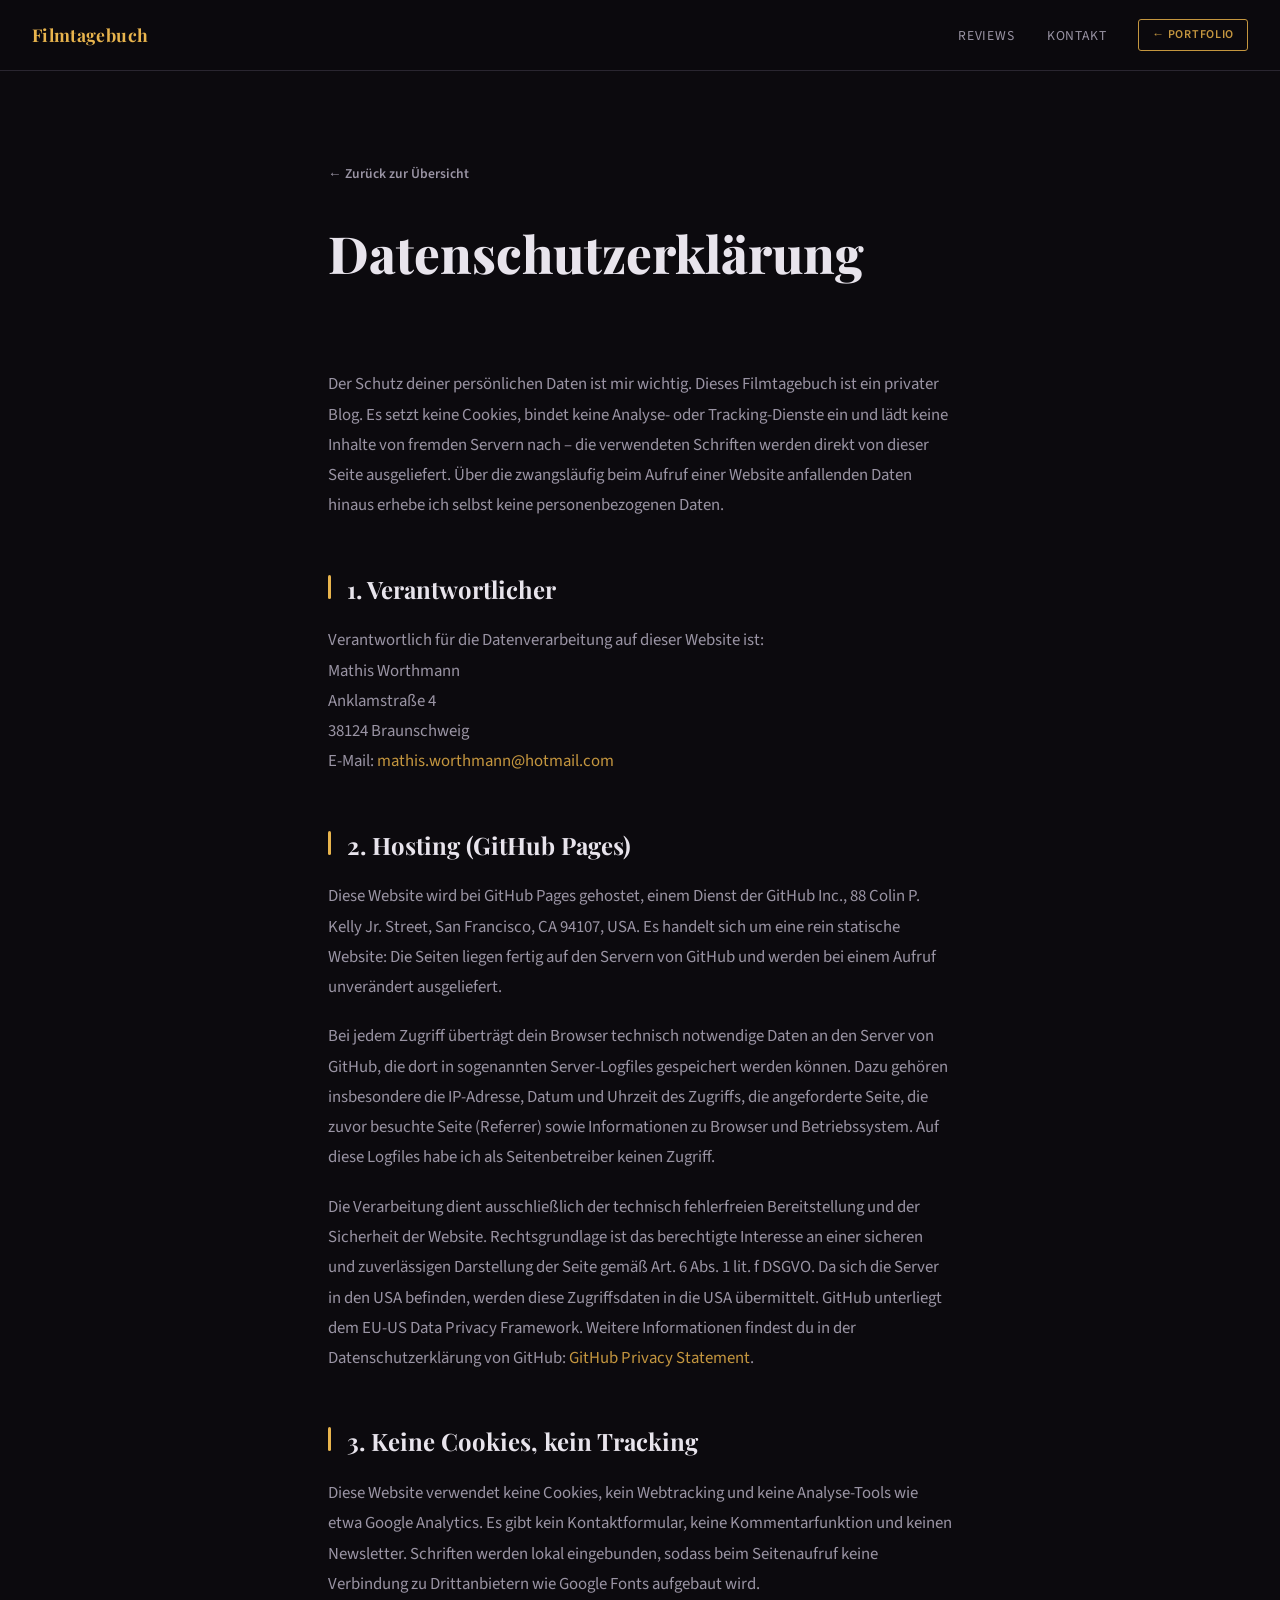
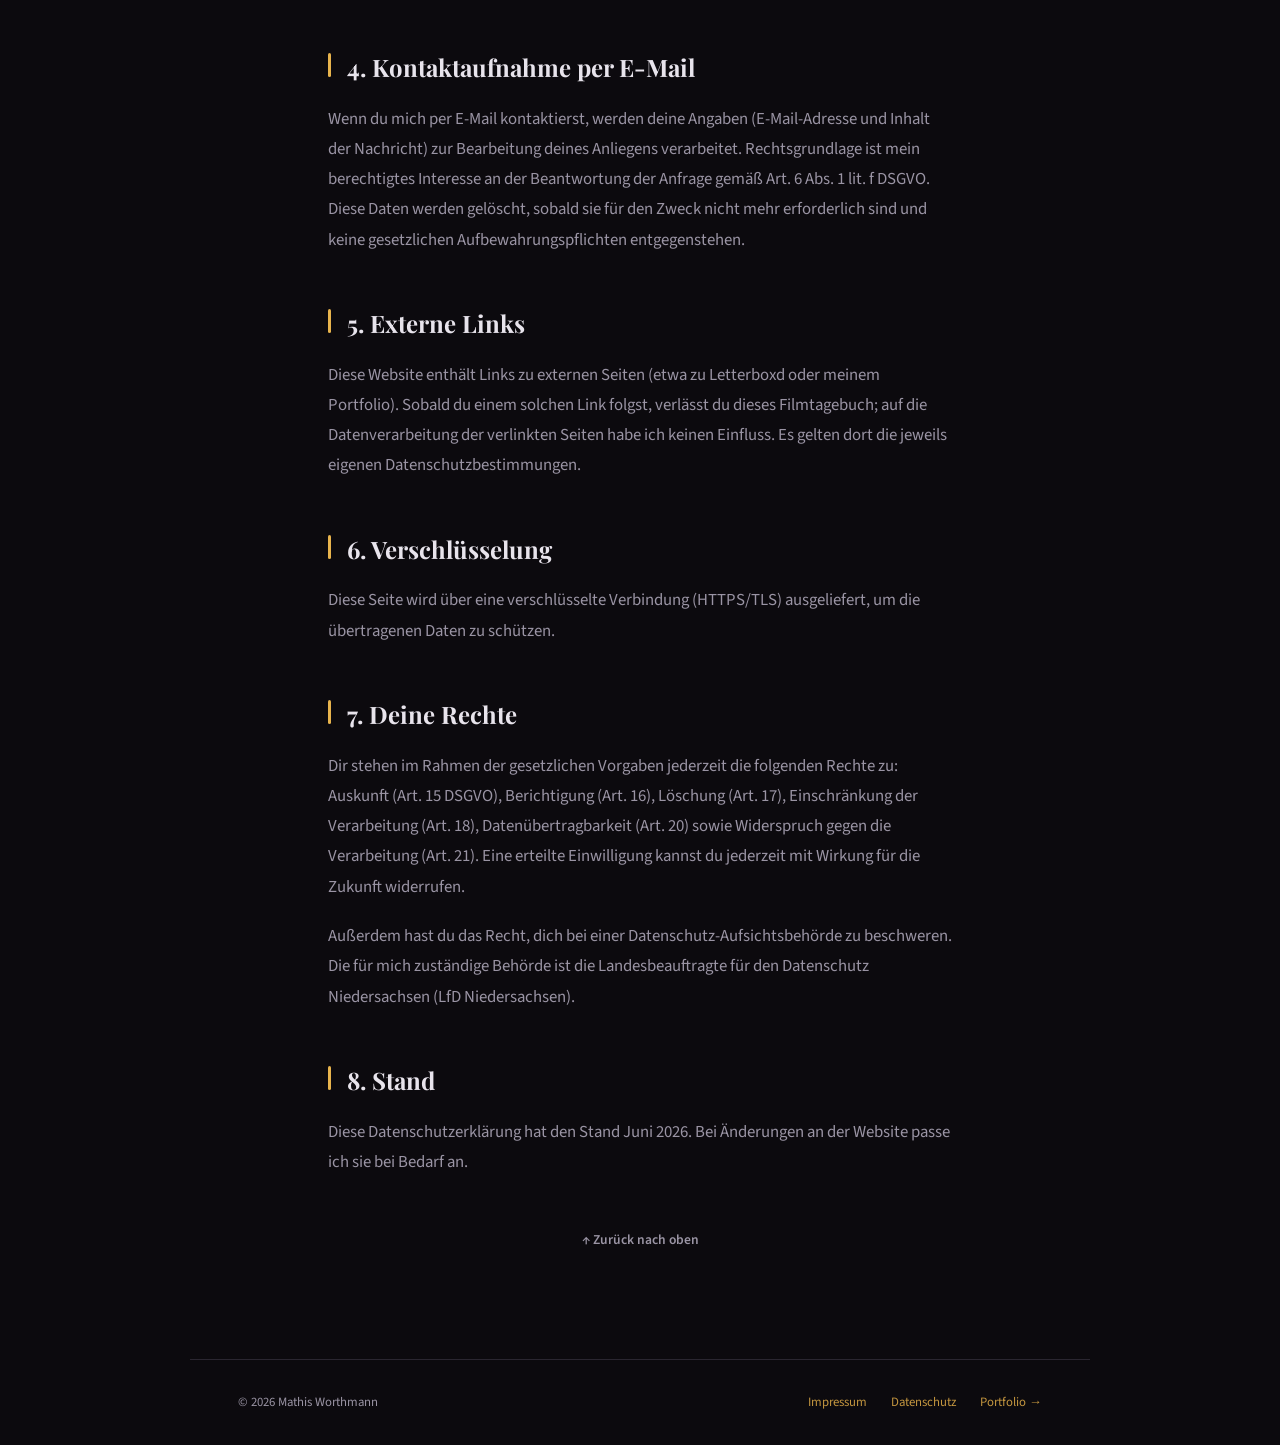
<file: datenschutz.html>
<!DOCTYPE html>
<html lang="de">
<head>
<meta charset="UTF-8">
<meta name="viewport" content="width=device-width, initial-scale=1.0">
<meta name="description" content="Datenschutzerklärung des Filmtagebuchs von Mathis Worthmann.">
<meta name="author" content="Mathis Worthmann">
<link rel="canonical" href="https://filmblog.mathisworthmann.de/datenschutz.html">
<link rel="icon" type="image/png" href="images/favicon.png">
<title>Datenschutzerklärung – Filmtagebuch</title>
<link rel="stylesheet" href="style.css">
</head>
<body>

<nav id="top">
  <a class="logo" href="index.html">Filmtagebuch</a>
  <div class="nav-links">
    <a href="index.html">Reviews</a>
    <a href="kontakt.html">Kontakt</a>
    <a href="https://mathisworthmann.de/" target="_blank" class="portfolio-link">← Portfolio</a>
  </div>
</nav>

<section class="review-hero">
  <a class="review-back" href="index.html">← Zurück zur Übersicht</a>
  <h1>Datenschutzerklärung</h1>
</section>

<div class="review-content">

  <p>
    Der Schutz deiner persönlichen Daten ist mir wichtig. Dieses Filmtagebuch ist ein privater Blog. Es setzt keine Cookies, bindet keine Analyse- oder Tracking-Dienste ein und lädt keine Inhalte von fremden Servern nach – die verwendeten Schriften werden direkt von dieser Seite ausgeliefert. Über die zwangsläufig beim Aufruf einer Website anfallenden Daten hinaus erhebe ich selbst keine personenbezogenen Daten.
  </p>

  <h2>1. Verantwortlicher</h2>
  <p>
    Verantwortlich für die Datenverarbeitung auf dieser Website ist:<br>
    Mathis Worthmann<br>
    Anklamstraße 4<br>
    38124 Braunschweig<br>
    E-Mail: <a href="mailto:mathis.worthmann@hotmail.com" style="color:var(--accent-dim);text-decoration:none;">mathis.worthmann@hotmail.com</a>
  </p>

  <h2>2. Hosting (GitHub Pages)</h2>
  <p>
    Diese Website wird bei GitHub Pages gehostet, einem Dienst der GitHub Inc., 88 Colin P. Kelly Jr. Street, San Francisco, CA 94107, USA. Es handelt sich um eine rein statische Website: Die Seiten liegen fertig auf den Servern von GitHub und werden bei einem Aufruf unverändert ausgeliefert.
  </p>
  <p>
    Bei jedem Zugriff überträgt dein Browser technisch notwendige Daten an den Server von GitHub, die dort in sogenannten Server-Logfiles gespeichert werden können. Dazu gehören insbesondere die IP-Adresse, Datum und Uhrzeit des Zugriffs, die angeforderte Seite, die zuvor besuchte Seite (Referrer) sowie Informationen zu Browser und Betriebssystem. Auf diese Logfiles habe ich als Seitenbetreiber keinen Zugriff.
  </p>
  <p>
    Die Verarbeitung dient ausschließlich der technisch fehlerfreien Bereitstellung und der Sicherheit der Website. Rechtsgrundlage ist das berechtigte Interesse an einer sicheren und zuverlässigen Darstellung der Seite gemäß Art. 6 Abs. 1 lit. f DSGVO. Da sich die Server in den USA befinden, werden diese Zugriffsdaten in die USA übermittelt. GitHub unterliegt dem EU-US Data Privacy Framework. Weitere Informationen findest du in der Datenschutzerklärung von GitHub: <a href="https://docs.github.com/en/site-policy/privacy-policies/github-general-privacy-statement" target="_blank" style="color:var(--accent-dim);text-decoration:none;">GitHub Privacy Statement</a>.
  </p>

  <h2>3. Keine Cookies, kein Tracking</h2>
  <p>
    Diese Website verwendet keine Cookies, kein Webtracking und keine Analyse-Tools wie etwa Google Analytics. Es gibt kein Kontaktformular, keine Kommentarfunktion und keinen Newsletter. Schriften werden lokal eingebunden, sodass beim Seitenaufruf keine Verbindung zu Drittanbietern wie Google Fonts aufgebaut wird.
  </p>

  <h2>4. Kontaktaufnahme per E-Mail</h2>
  <p>
    Wenn du mich per E-Mail kontaktierst, werden deine Angaben (E-Mail-Adresse und Inhalt der Nachricht) zur Bearbeitung deines Anliegens verarbeitet. Rechtsgrundlage ist mein berechtigtes Interesse an der Beantwortung der Anfrage gemäß Art. 6 Abs. 1 lit. f DSGVO. Diese Daten werden gelöscht, sobald sie für den Zweck nicht mehr erforderlich sind und keine gesetzlichen Aufbewahrungspflichten entgegenstehen.
  </p>

  <h2>5. Externe Links</h2>
  <p>
    Diese Website enthält Links zu externen Seiten (etwa zu Letterboxd oder meinem Portfolio). Sobald du einem solchen Link folgst, verlässt du dieses Filmtagebuch; auf die Datenverarbeitung der verlinkten Seiten habe ich keinen Einfluss. Es gelten dort die jeweils eigenen Datenschutzbestimmungen.
  </p>

  <h2>6. Verschlüsselung</h2>
  <p>
    Diese Seite wird über eine verschlüsselte Verbindung (HTTPS/TLS) ausgeliefert, um die übertragenen Daten zu schützen.
  </p>

  <h2>7. Deine Rechte</h2>
  <p>
    Dir stehen im Rahmen der gesetzlichen Vorgaben jederzeit die folgenden Rechte zu: Auskunft (Art. 15 DSGVO), Berichtigung (Art. 16), Löschung (Art. 17), Einschränkung der Verarbeitung (Art. 18), Datenübertragbarkeit (Art. 20) sowie Widerspruch gegen die Verarbeitung (Art. 21). Eine erteilte Einwilligung kannst du jederzeit mit Wirkung für die Zukunft widerrufen.
  </p>
  <p>
    Außerdem hast du das Recht, dich bei einer Datenschutz-Aufsichtsbehörde zu beschweren. Die für mich zuständige Behörde ist die Landesbeauftragte für den Datenschutz Niedersachsen (LfD Niedersachsen).
  </p>

  <h2>8. Stand</h2>
  <p>
    Diese Datenschutzerklärung hat den Stand Juni 2026. Bei Änderungen an der Website passe ich sie bei Bedarf an.
  </p>

  <a class="back-to-top" href="#top">↑ Zurück nach oben</a>

</div>

<footer>
  <span>© 2026 Mathis Worthmann</span>
  <div class="footer-links">
    <a href="impressum.html">Impressum</a>
    <a href="datenschutz.html">Datenschutz</a>
    <a href="https://mathisworthmann.de/" target="_blank">Portfolio →</a>
  </div>
</footer>

</body>
</html>
</file>
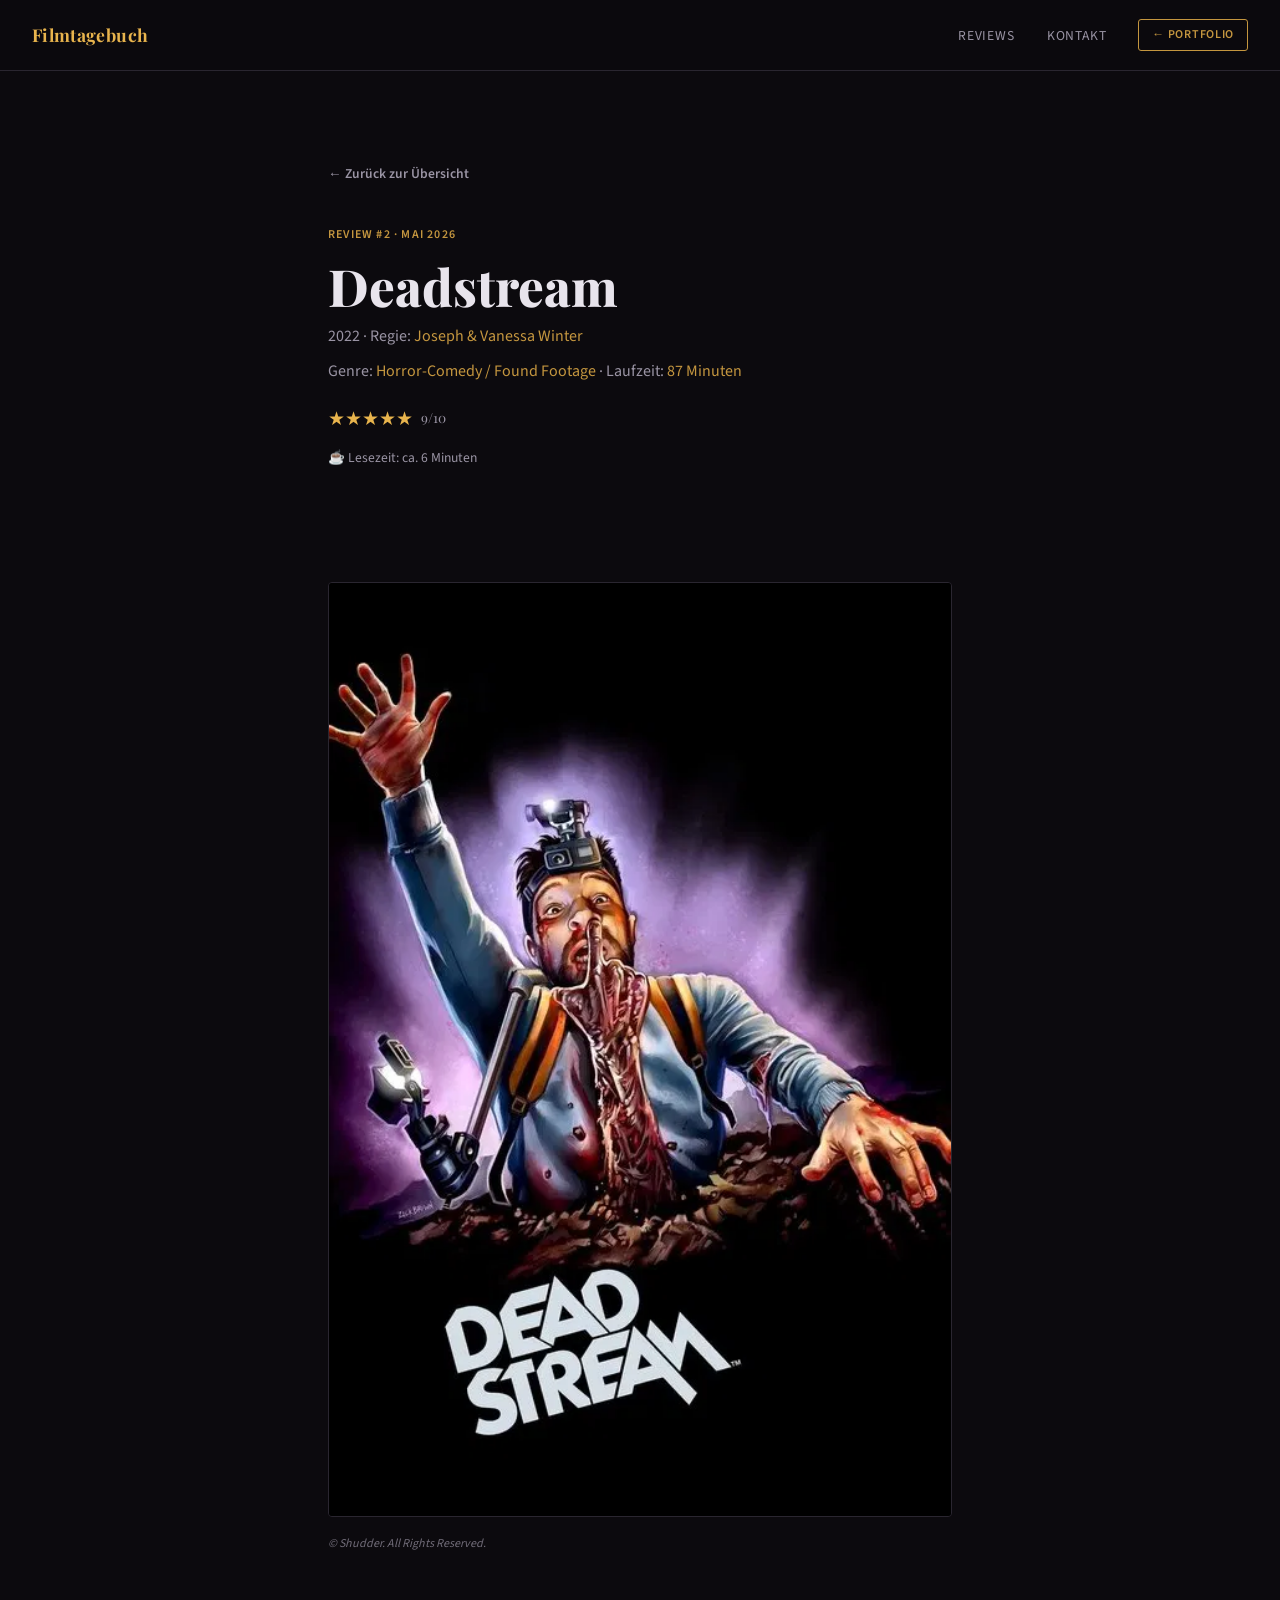
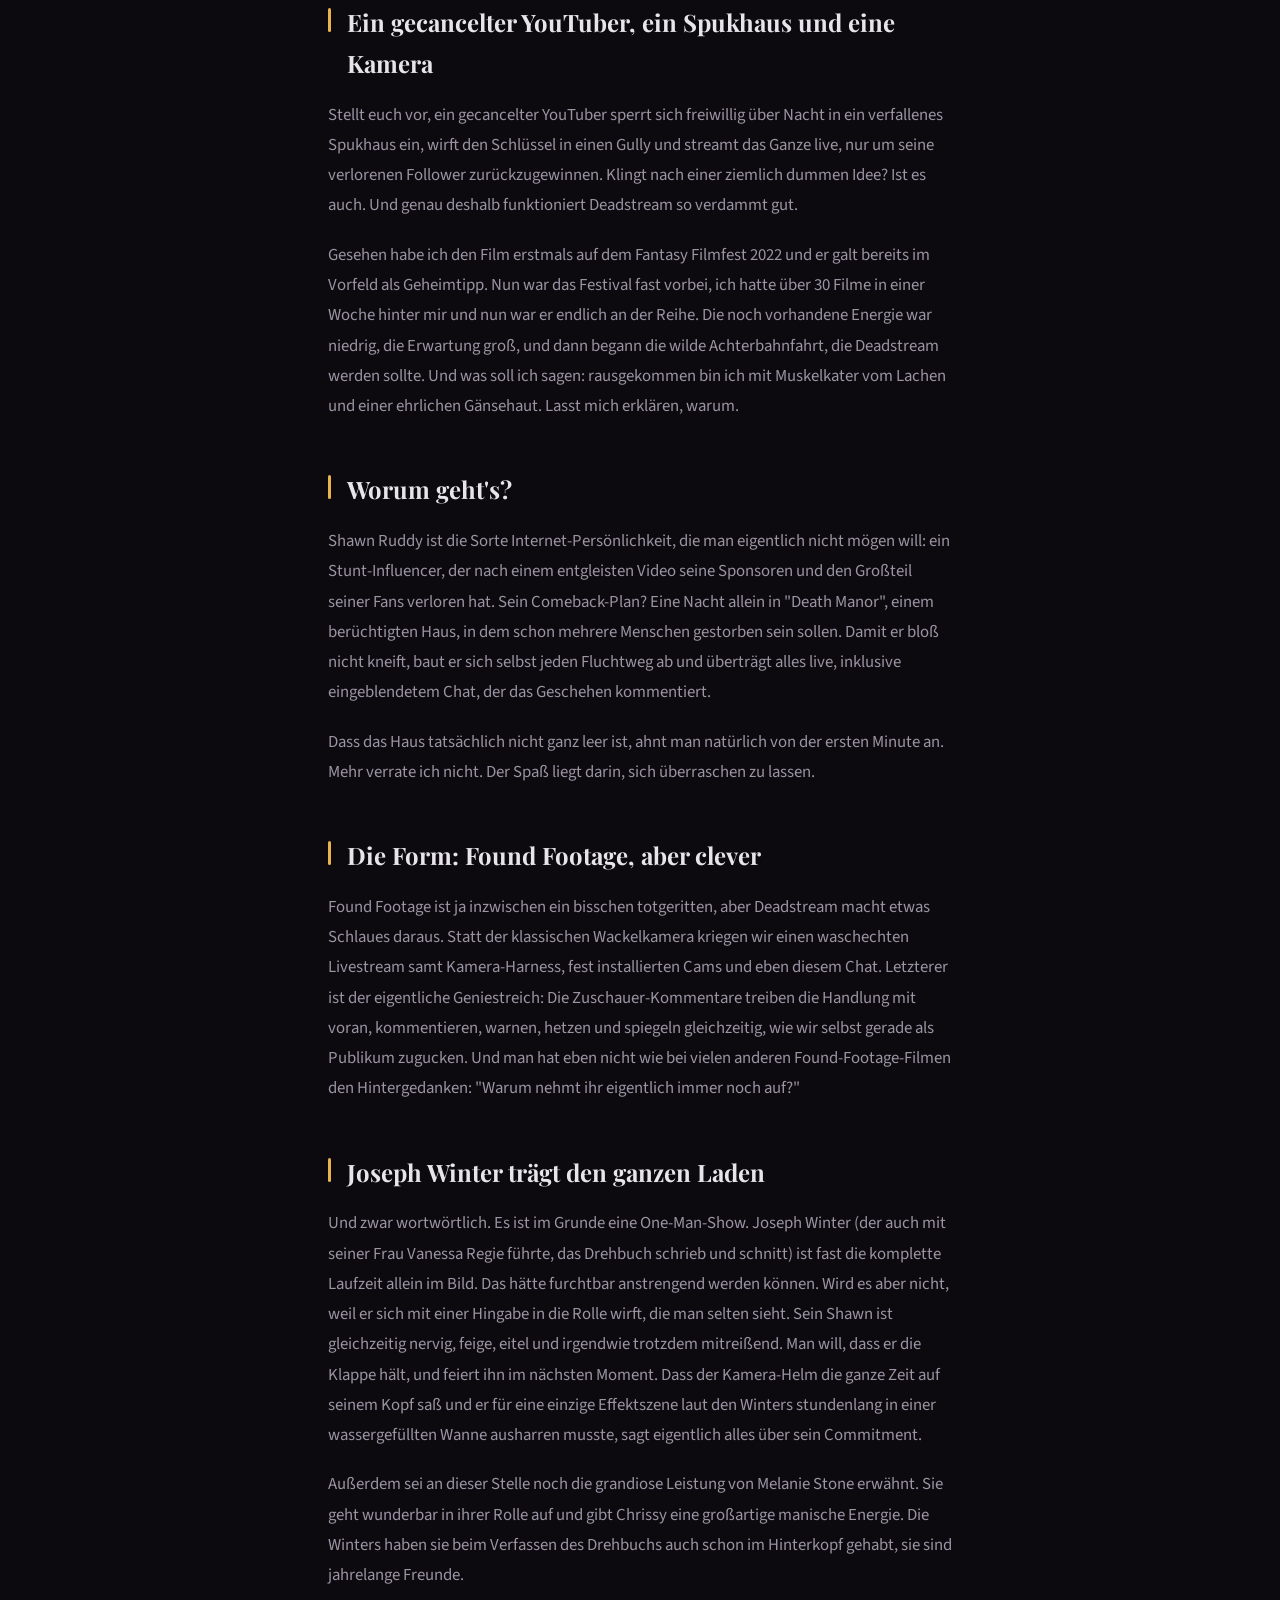
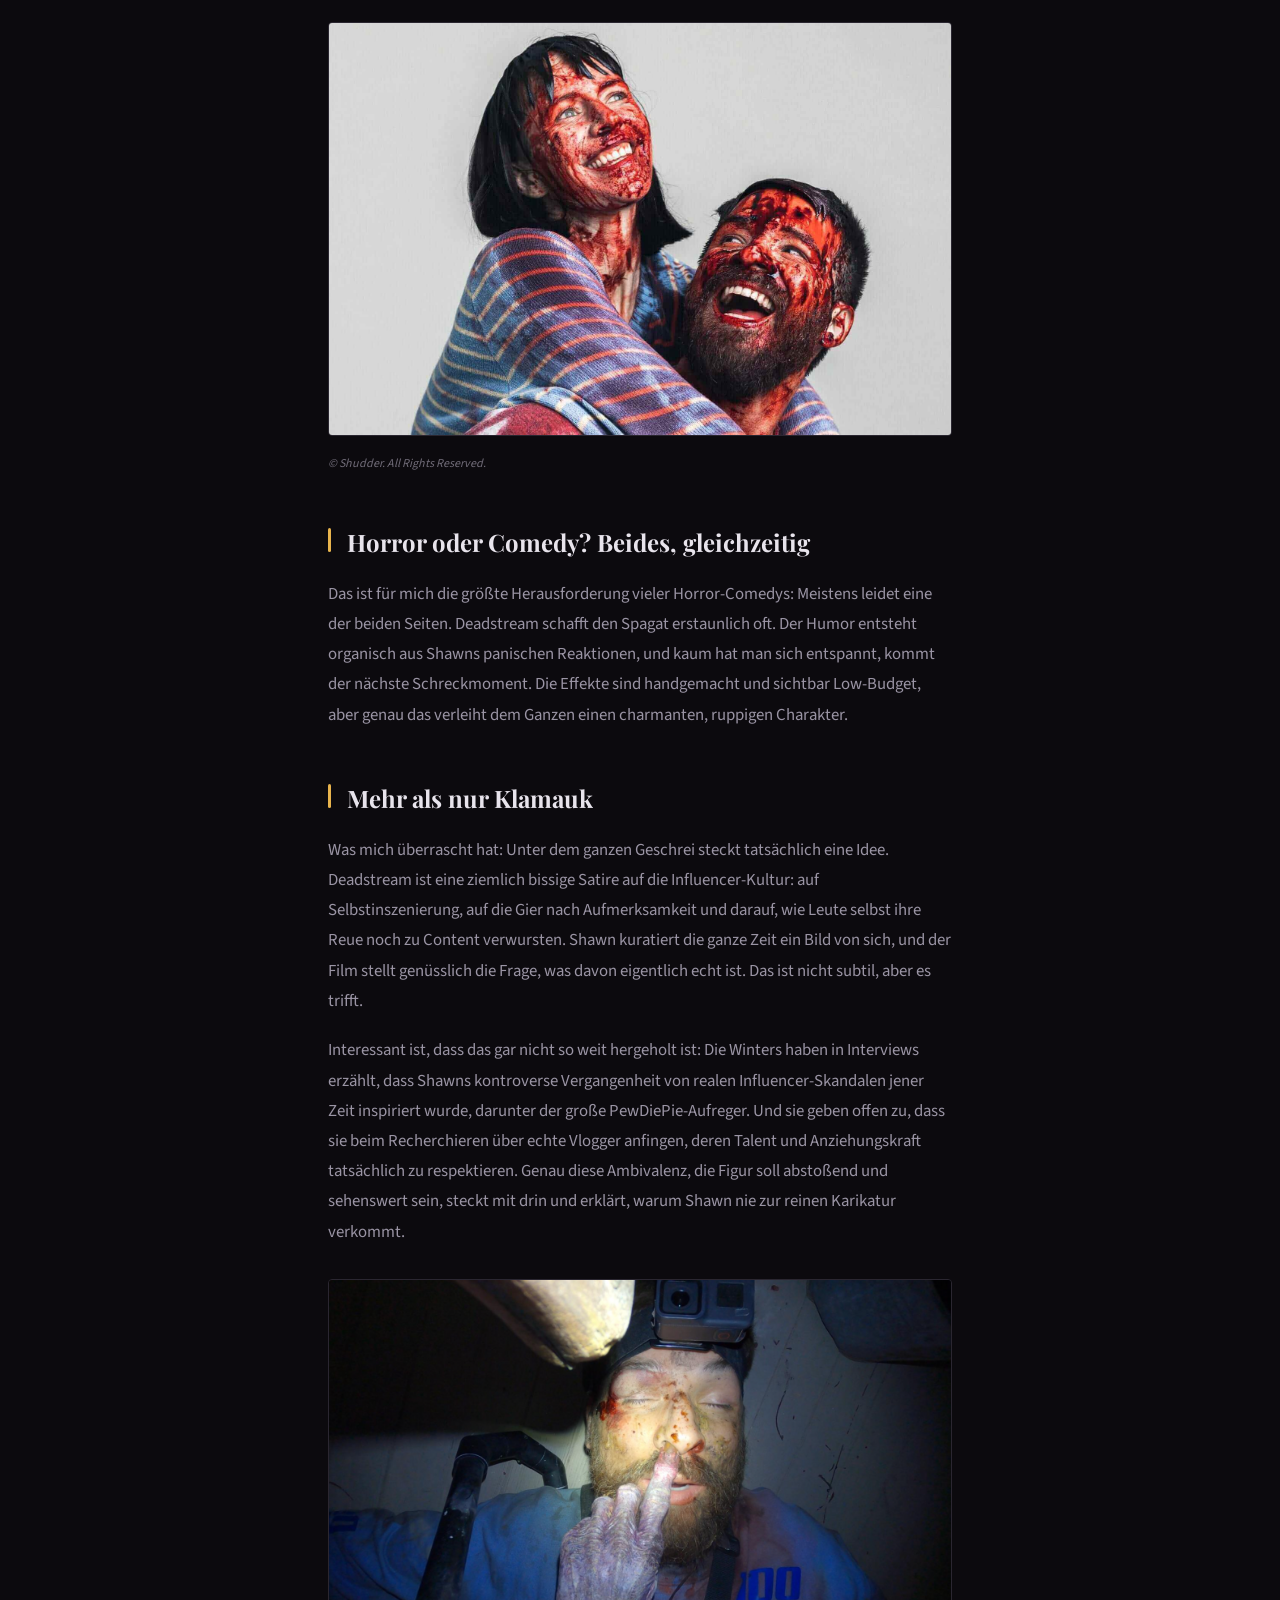
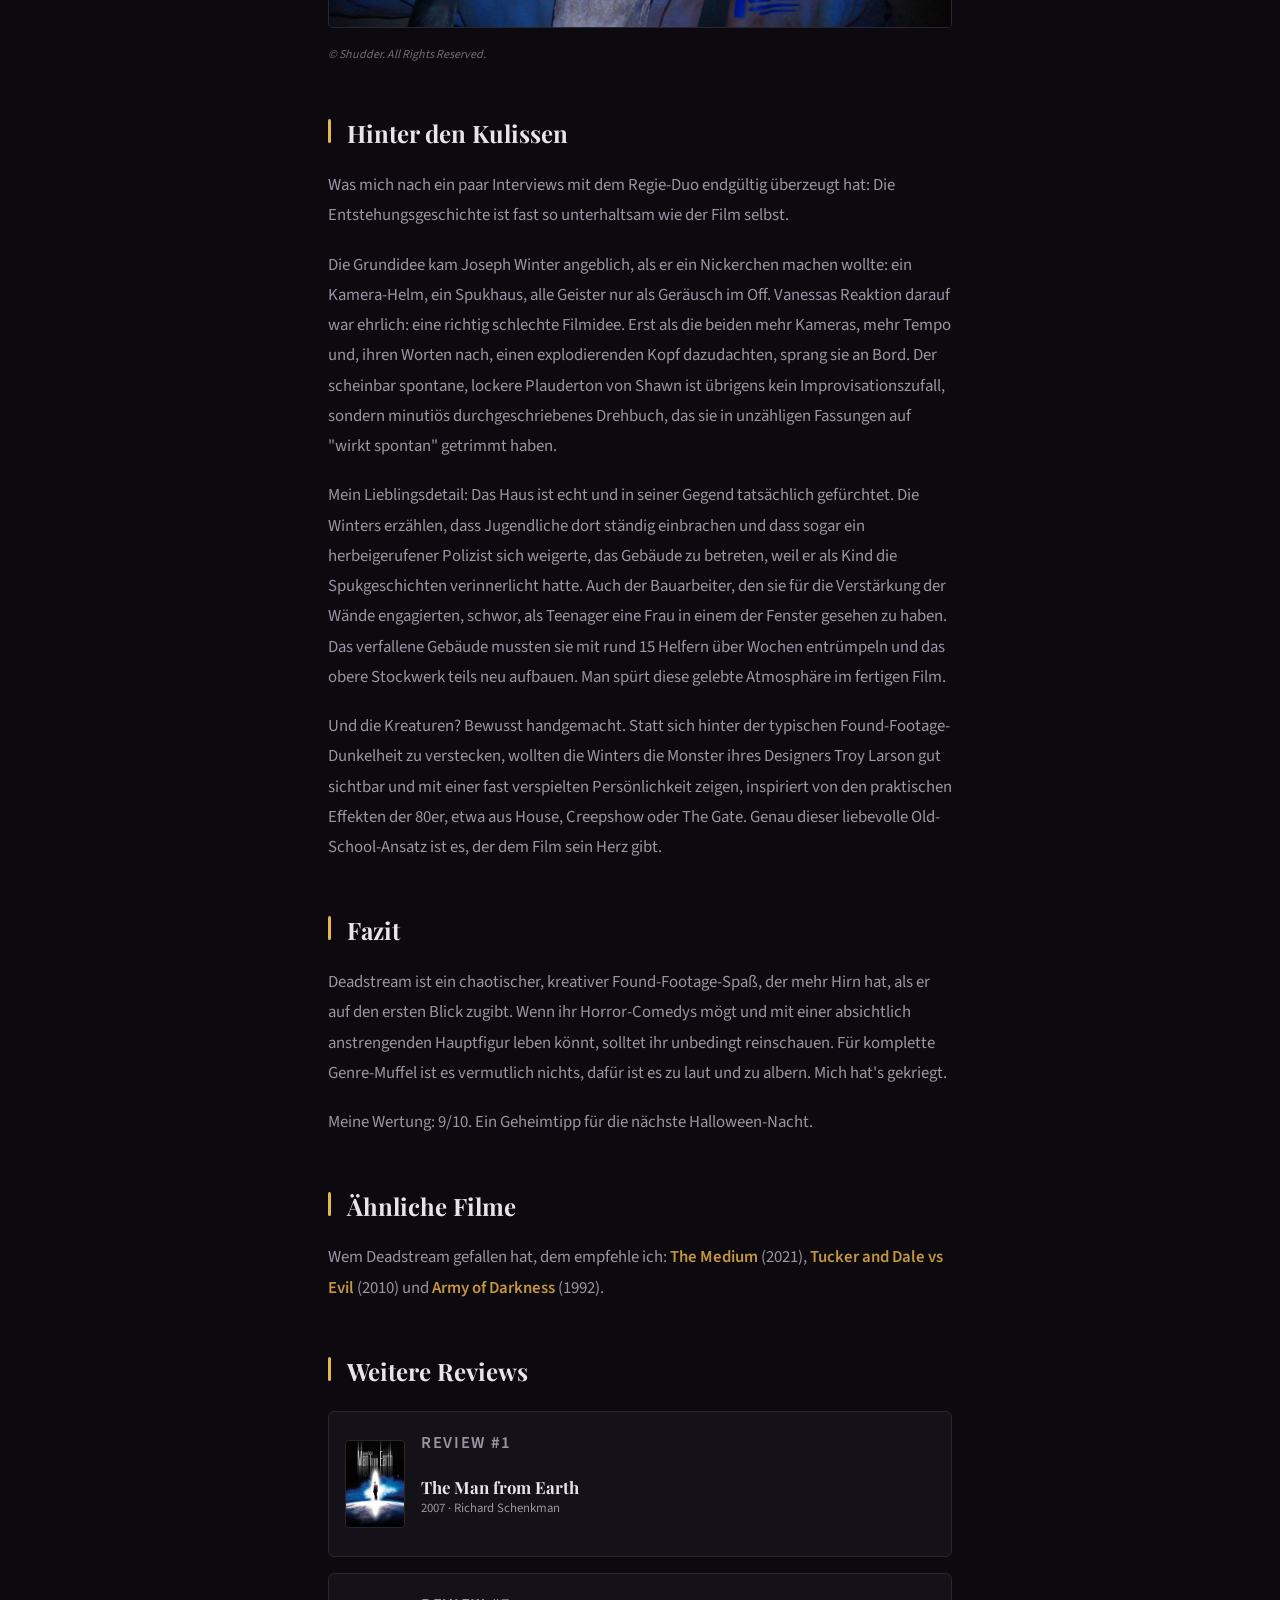
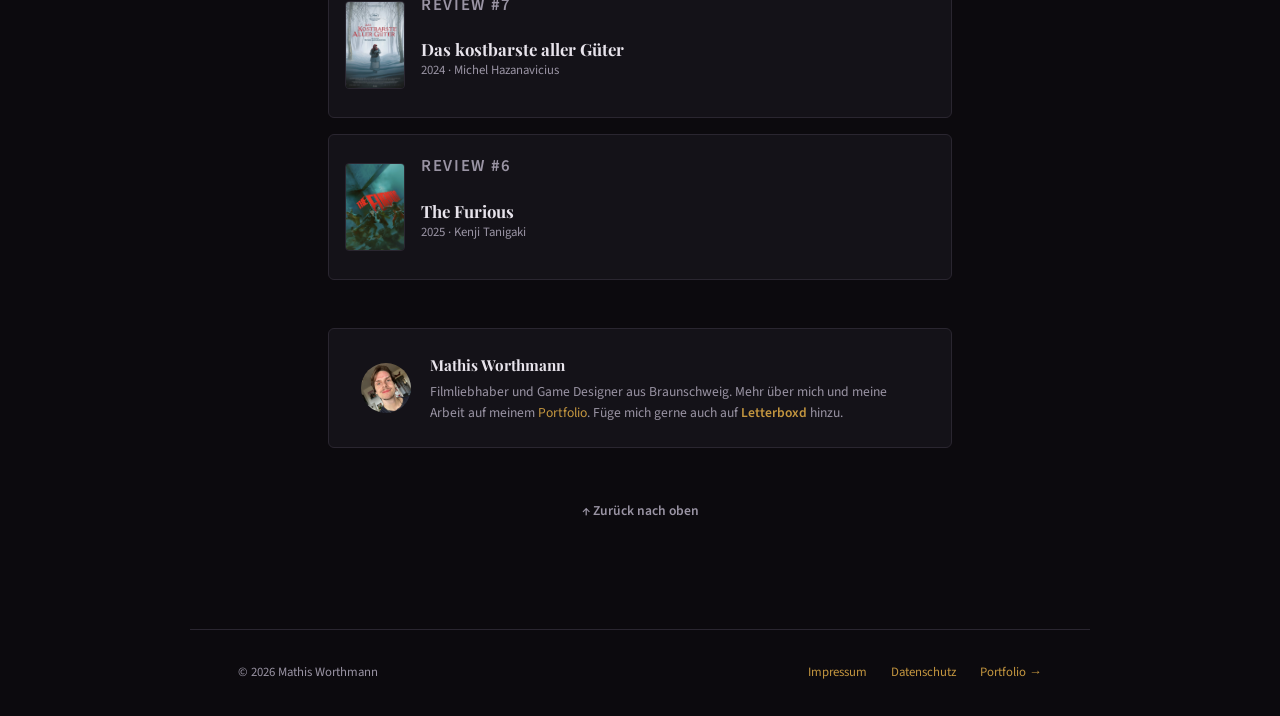
<file: deadstream.html>
<!DOCTYPE html>
<html lang="de">
<head>
<meta charset="UTF-8">
<meta name="viewport" content="width=device-width, initial-scale=1.0">
<meta name="description" content="Deadstream Review: Warum diese Found-Footage Horror-Comedy mit einem gecancelten YouTuber in einem Spukhaus so verdammt gut funktioniert.">
<meta name="author" content="Mathis Worthmann">
<meta property="og:title" content="Deadstream Review – Filmtagebuch">
<meta property="og:description" content="Warum diese Found-Footage Horror-Comedy mit einem gecancelten YouTuber in einem Spukhaus so verdammt gut funktioniert.">
<meta property="og:image" content="https://filmblog.mathisworthmann.de/images/Deadstream_Cover.webp">
<meta property="og:url" content="https://filmblog.mathisworthmann.de/deadstream.html">
<meta property="og:type" content="article">
<link rel="canonical" href="https://filmblog.mathisworthmann.de/deadstream.html">
<meta property="og:locale" content="de_DE">
<meta name="twitter:card" content="summary_large_image">
<meta name="twitter:title" content="Deadstream Review – Filmtagebuch">
<meta name="twitter:description" content="Warum diese Found-Footage Horror-Comedy mit einem gecancelten YouTuber in einem Spukhaus so verdammt gut funktioniert.">
<meta name="twitter:image" content="https://filmblog.mathisworthmann.de/images/Deadstream_Cover.webp">
<link rel="icon" type="image/png" href="images/favicon.png">
<title>Deadstream Review – Filmtagebuch</title>
<link rel="stylesheet" href="style.css">
<script type="application/ld+json">
{
  "@context": "https://schema.org",
  "@type": "Review",
  "author": { "@type": "Person", "name": "Mathis Worthmann" },
  "datePublished": "2026-05",
  "reviewRating": { "@type": "Rating", "ratingValue": "9", "bestRating": "10" },
  "itemReviewed": {
    "@type": "Movie",
    "name": "Deadstream",
    "dateCreated": "2022",
    "director": [ { "@type": "Person", "name": "Joseph Winter" }, { "@type": "Person", "name": "Vanessa Winter" } ]
  },
  "url": "https://filmblog.mathisworthmann.de/deadstream.html"
}
</script>
</head>
<body>

<nav id="top">
  <a class="logo" href="index.html">Filmtagebuch</a>
  <div class="nav-links">
    <a href="index.html">Reviews</a>
    <a href="kontakt.html">Kontakt</a>
    <a href="https://mathisworthmann.de/" target="_blank" class="portfolio-link">← Portfolio</a>
  </div>
</nav>

<section class="review-hero">
  <a class="review-back" href="index.html">← Zurück zur Übersicht</a>
  <p class="review-meta">Review #2 · Mai 2026</p>
  <h1>Deadstream</h1>
  <p class="film-details">
    2022 · Regie: <span>Joseph & Vanessa Winter</span>
  </p>
  <p class="film-details">
    Genre: <span>Horror-Comedy / Found Footage</span> · Laufzeit: <span>87 Minuten</span>
  </p>
  <div class="review-rating">
    ★★★★★ <span style="font-size:0.85rem; color:var(--text-muted);"> 9/10</span>
  </div>
  <p class="review-reading-time">☕ Lesezeit: ca. 6 Minuten</p>
</section>

<div class="review-content">

  <figure>
    <img src="images/Deadstream_Hero.webp" alt="Deadstream Mediabook-Cover mit Hauptcharakter Shawn im Spukhaus">
    <figcaption>© Shudder. All Rights Reserved.</figcaption>
  </figure>

  <h2>Ein gecancelter YouTuber, ein Spukhaus und eine Kamera</h2>
  <p>
    Stellt euch vor, ein gecancelter YouTuber sperrt sich freiwillig über Nacht in ein verfallenes Spukhaus ein, wirft den Schlüssel in einen Gully und streamt das Ganze live, nur um seine verlorenen Follower zurückzugewinnen. Klingt nach einer ziemlich dummen Idee? Ist es auch. Und genau deshalb funktioniert Deadstream so verdammt gut.
  </p>
  <p>
    Gesehen habe ich den Film erstmals auf dem Fantasy Filmfest 2022 und er galt bereits im Vorfeld als Geheimtipp. Nun war das Festival fast vorbei, ich hatte über 30 Filme in einer Woche hinter mir und nun war er endlich an der Reihe. Die noch vorhandene Energie war niedrig, die Erwartung groß, und dann begann die wilde Achterbahnfahrt, die Deadstream werden sollte. Und was soll ich sagen: rausgekommen bin ich mit Muskelkater vom Lachen und einer ehrlichen Gänsehaut. Lasst mich erklären, warum.
  </p>

  <h2>Worum geht's?</h2>
  <p>
    Shawn Ruddy ist die Sorte Internet-Persönlichkeit, die man eigentlich nicht mögen will: ein Stunt-Influencer, der nach einem entgleisten Video seine Sponsoren und den Großteil seiner Fans verloren hat. Sein Comeback-Plan? Eine Nacht allein in "Death Manor", einem berüchtigten Haus, in dem schon mehrere Menschen gestorben sein sollen. Damit er bloß nicht kneift, baut er sich selbst jeden Fluchtweg ab und überträgt alles live, inklusive eingeblendetem Chat, der das Geschehen kommentiert.
  </p>
  <p>
    Dass das Haus tatsächlich nicht ganz leer ist, ahnt man natürlich von der ersten Minute an. Mehr verrate ich nicht. Der Spaß liegt darin, sich überraschen zu lassen.
  </p>

  <h2>Die Form: Found Footage, aber clever</h2>
  <p>
    Found Footage ist ja inzwischen ein bisschen totgeritten, aber Deadstream macht etwas Schlaues daraus. Statt der klassischen Wackelkamera kriegen wir einen waschechten Livestream samt Kamera-Harness, fest installierten Cams und eben diesem Chat. Letzterer ist der eigentliche Geniestreich: Die Zuschauer-Kommentare treiben die Handlung mit voran, kommentieren, warnen, hetzen und spiegeln gleichzeitig, wie wir selbst gerade als Publikum zugucken. Und man hat eben nicht wie bei vielen anderen Found-Footage-Filmen den Hintergedanken: "Warum nehmt ihr eigentlich immer noch auf?"
  </p>

  <h2>Joseph Winter trägt den ganzen Laden</h2>
  <p>
    Und zwar wortwörtlich. Es ist im Grunde eine One-Man-Show. Joseph Winter (der auch mit seiner Frau Vanessa Regie führte, das Drehbuch schrieb und schnitt) ist fast die komplette Laufzeit allein im Bild. Das hätte furchtbar anstrengend werden können. Wird es aber nicht, weil er sich mit einer Hingabe in die Rolle wirft, die man selten sieht. Sein Shawn ist gleichzeitig nervig, feige, eitel und irgendwie trotzdem mitreißend. Man will, dass er die Klappe hält, und feiert ihn im nächsten Moment. Dass der Kamera-Helm die ganze Zeit auf seinem Kopf saß und er für eine einzige Effektszene laut den Winters stundenlang in einer wassergefüllten Wanne ausharren musste, sagt eigentlich alles über sein Commitment.
  </p>
  <p>
    Außerdem sei an dieser Stelle noch die grandiose Leistung von Melanie Stone erwähnt. Sie geht wunderbar in ihrer Rolle auf und gibt Chrissy eine großartige manische Energie. Die Winters haben sie beim Verfassen des Drehbuchs auch schon im Hinterkopf gehabt, sie sind jahrelange Freunde.
  </p>

  <figure>
    <img loading="lazy" decoding="async" src="images/Deadstream_Winters.jpg" alt="Regisseure Joseph und Vanessa Winter am Set, blutverschmiert aber lachend">
    <figcaption>© Shudder. All Rights Reserved.</figcaption>
  </figure>

  <h2>Horror oder Comedy? Beides, gleichzeitig</h2>
  <p>
    Das ist für mich die größte Herausforderung vieler Horror-Comedys: Meistens leidet eine der beiden Seiten. Deadstream schafft den Spagat erstaunlich oft. Der Humor entsteht organisch aus Shawns panischen Reaktionen, und kaum hat man sich entspannt, kommt der nächste Schreckmoment. Die Effekte sind handgemacht und sichtbar Low-Budget, aber genau das verleiht dem Ganzen einen charmanten, ruppigen Charakter.
  </p>

  <h2>Mehr als nur Klamauk</h2>
  <p>
    Was mich überrascht hat: Unter dem ganzen Geschrei steckt tatsächlich eine Idee. Deadstream ist eine ziemlich bissige Satire auf die Influencer-Kultur: auf Selbstinszenierung, auf die Gier nach Aufmerksamkeit und darauf, wie Leute selbst ihre Reue noch zu Content verwursten. Shawn kuratiert die ganze Zeit ein Bild von sich, und der Film stellt genüsslich die Frage, was davon eigentlich echt ist. Das ist nicht subtil, aber es trifft.
  </p>
  <p>
    Interessant ist, dass das gar nicht so weit hergeholt ist: Die Winters haben in Interviews erzählt, dass Shawns kontroverse Vergangenheit von realen Influencer-Skandalen jener Zeit inspiriert wurde, darunter der große PewDiePie-Aufreger. Und sie geben offen zu, dass sie beim Recherchieren über echte Vlogger anfingen, deren Talent und Anziehungskraft tatsächlich zu respektieren. Genau diese Ambivalenz, die Figur soll abstoßend und sehenswert sein, steckt mit drin und erklärt, warum Shawn nie zur reinen Karikatur verkommt.
  </p>

  <figure>
    <img loading="lazy" decoding="async" src="images/Deadstream_Nase.webp" alt="Shawn Ruddy mit dem Finger in der Nase vor der Kamera">
    <figcaption>© Shudder. All Rights Reserved.</figcaption>
  </figure>

  <h2>Hinter den Kulissen</h2>
  <p>
    Was mich nach ein paar Interviews mit dem Regie-Duo endgültig überzeugt hat: Die Entstehungsgeschichte ist fast so unterhaltsam wie der Film selbst.
  </p>
  <p>
    Die Grundidee kam Joseph Winter angeblich, als er ein Nickerchen machen wollte: ein Kamera-Helm, ein Spukhaus, alle Geister nur als Geräusch im Off. Vanessas Reaktion darauf war ehrlich: eine richtig schlechte Filmidee. Erst als die beiden mehr Kameras, mehr Tempo und, ihren Worten nach, einen explodierenden Kopf dazudachten, sprang sie an Bord. Der scheinbar spontane, lockere Plauderton von Shawn ist übrigens kein Improvisationszufall, sondern minutiös durchgeschriebenes Drehbuch, das sie in unzähligen Fassungen auf "wirkt spontan" getrimmt haben.
  </p>
  <p>
    Mein Lieblingsdetail: Das Haus ist echt und in seiner Gegend tatsächlich gefürchtet. Die Winters erzählen, dass Jugendliche dort ständig einbrachen und dass sogar ein herbeigerufener Polizist sich weigerte, das Gebäude zu betreten, weil er als Kind die Spukgeschichten verinnerlicht hatte. Auch der Bauarbeiter, den sie für die Verstärkung der Wände engagierten, schwor, als Teenager eine Frau in einem der Fenster gesehen zu haben. Das verfallene Gebäude mussten sie mit rund 15 Helfern über Wochen entrümpeln und das obere Stockwerk teils neu aufbauen. Man spürt diese gelebte Atmosphäre im fertigen Film.
  </p>
  <p>
    Und die Kreaturen? Bewusst handgemacht. Statt sich hinter der typischen Found-Footage-Dunkelheit zu verstecken, wollten die Winters die Monster ihres Designers Troy Larson gut sichtbar und mit einer fast verspielten Persönlichkeit zeigen, inspiriert von den praktischen Effekten der 80er, etwa aus House, Creepshow oder The Gate. Genau dieser liebevolle Old-School-Ansatz ist es, der dem Film sein Herz gibt.
  </p>

  <h2>Fazit</h2>
  <p>
    Deadstream ist ein chaotischer, kreativer Found-Footage-Spaß, der mehr Hirn hat, als er auf den ersten Blick zugibt. Wenn ihr Horror-Comedys mögt und mit einer absichtlich anstrengenden Hauptfigur leben könnt, solltet ihr unbedingt reinschauen. Für komplette Genre-Muffel ist es vermutlich nichts, dafür ist es zu laut und zu albern. Mich hat's gekriegt.
  </p>
  <p>
    Meine Wertung: 9/10. Ein Geheimtipp für die nächste Halloween-Nacht.
  </p>

  <h2>Ähnliche Filme</h2>
  <p>
    Wem Deadstream gefallen hat, dem empfehle ich: <a href="https://letterboxd.com/film/the-medium-2021/" target="_blank" style="color:var(--accent-dim);text-decoration:none;"><strong>The Medium</strong></a> (2021), <a href="https://letterboxd.com/film/tucker-and-dale-vs-evil/" target="_blank" style="color:var(--accent-dim);text-decoration:none;"><strong>Tucker and Dale vs Evil</strong></a> (2010) und <a href="https://letterboxd.com/film/army-of-darkness/" target="_blank" style="color:var(--accent-dim);text-decoration:none;"><strong>Army of Darkness</strong></a> (1992).
  </p>

  <section class="more-reviews">
    <h2>Weitere Reviews</h2>
    <div class="more-reviews-grid">
    <a class="more-review-card" href="man-from-earth.html">
      <img loading="lazy" decoding="async" src="images/ManFromEarth_Cover.webp" alt="The Man from Earth Poster">
      <div class="more-review-text">
        <p class="review-meta">Review #1</p>
        <h3>The Man from Earth</h3>
        <p class="film-year">2007 · Richard Schenkman</p>
      </div>
    </a>
    <a class="more-review-card" href="das-kostbarste-aller-gueter.html">
      <img loading="lazy" decoding="async" src="images/KostbarsteGueter_Cover.webp" alt="Das kostbarste aller Güter Poster">
      <div class="more-review-text">
        <p class="review-meta">Review #7</p>
        <h3>Das kostbarste aller Güter</h3>
        <p class="film-year">2024 · Michel Hazanavicius</p>
      </div>
    </a>
    <a class="more-review-card" href="the-furious.html">
      <img loading="lazy" decoding="async" src="images/TheFurious_Cover.webp" alt="The Furious Poster">
      <div class="more-review-text">
        <p class="review-meta">Review #6</p>
        <h3>The Furious</h3>
        <p class="film-year">2025 · Kenji Tanigaki</p>
      </div>
    </a>
    </div>
  </section>

  <div class="review-author">
    <img loading="lazy" decoding="async" src="images/portrait.jpeg" alt="Mathis Worthmann" style="width:50px; height:50px; border-radius:50%; object-fit:cover; flex-shrink:0;">
    <div class="review-author-text">
      <span class="review-author-name">Mathis Worthmann</span>
      <span class="review-author-bio">Filmliebhaber und Game Designer aus Braunschweig. Mehr über mich und meine Arbeit auf meinem <a href="https://mathisworthmann.de/" target="_blank">Portfolio</a>. Füge mich gerne auch auf <a href="https://letterboxd.com/XerxesIV/" target="_blank" style="color:var(--accent-dim);text-decoration:none;"><strong>Letterboxd</strong></a> hinzu.</span>
    </div>
  </div>

  <a class="back-to-top" href="#top">↑ Zurück nach oben</a>

</div>

<footer>
  <span>© 2026 Mathis Worthmann</span>
  <div class="footer-links">
    <a href="impressum.html">Impressum</a>
    <a href="datenschutz.html">Datenschutz</a>
    <a href="https://mathisworthmann.de/" target="_blank">Portfolio →</a>
  </div>
</footer>

</body>
</html>
</file>
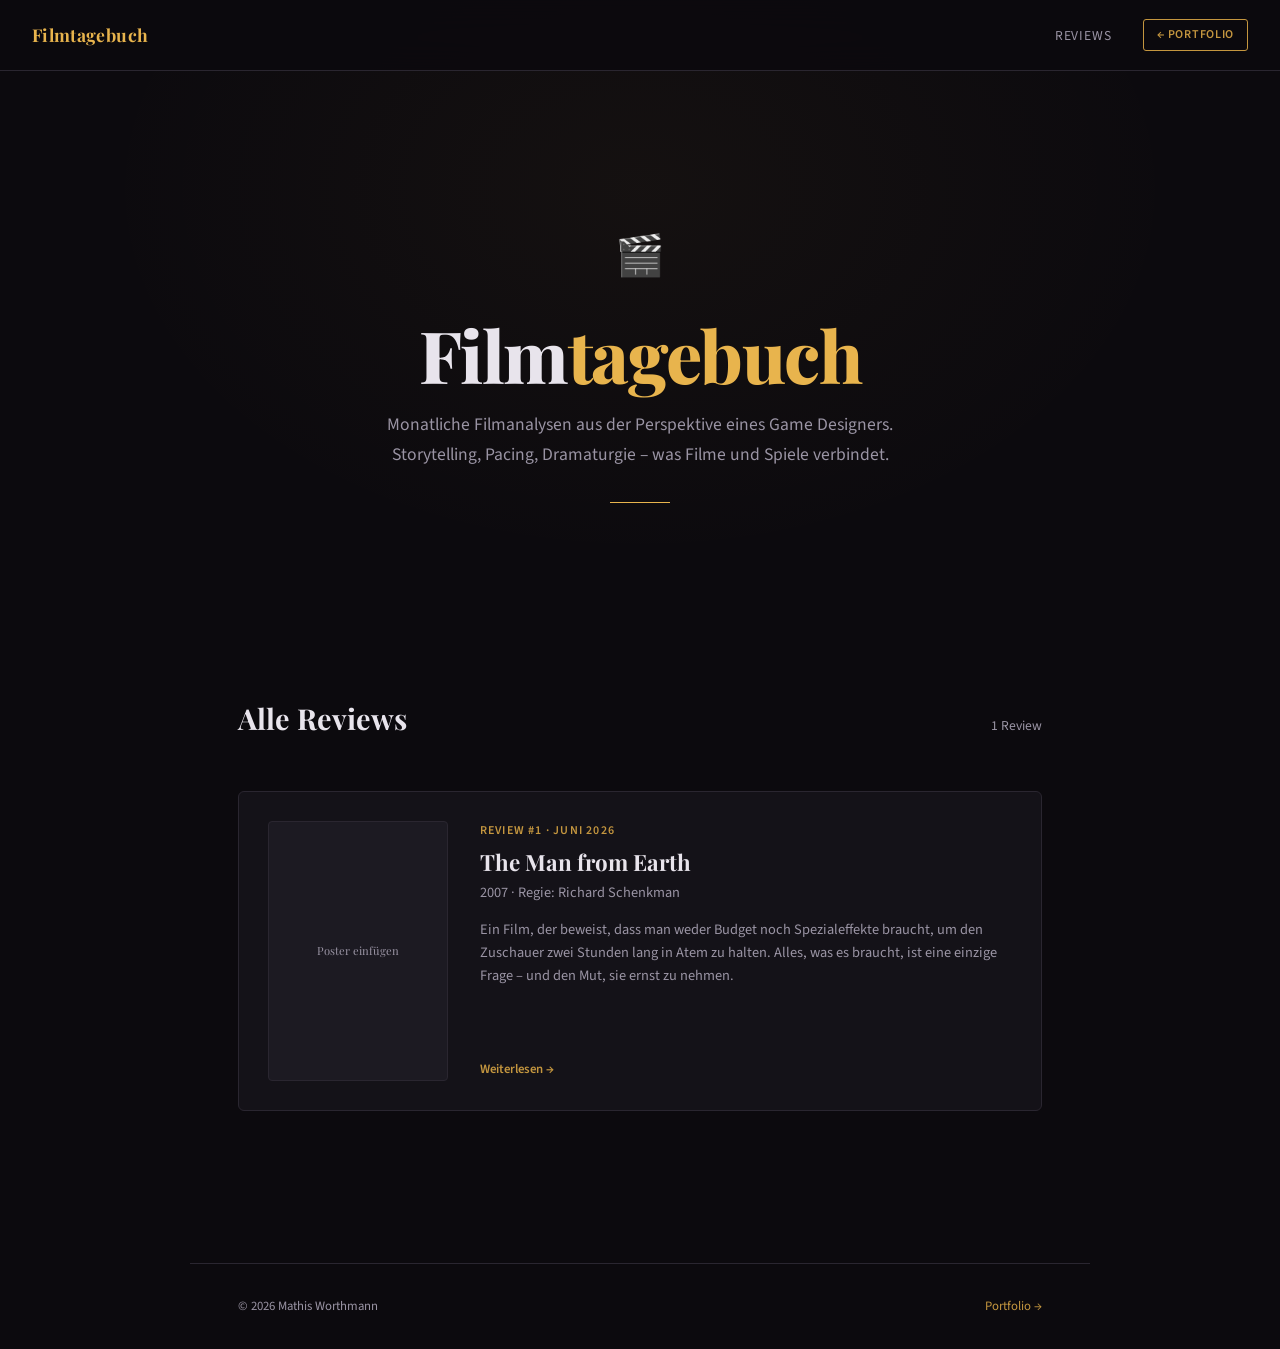
<file: filmblog-index.html>
<!DOCTYPE html>
<html lang="de">
<head>
<meta charset="UTF-8">
<meta name="viewport" content="width=device-width, initial-scale=1.0">
<title>Filmtagebuch – Mathis</title>
<link href="https://fonts.googleapis.com/css2?family=Playfair+Display:ital,wght@0,400;0,600;0,700;0,800;1,400&family=Source+Sans+3:wght@300;400;600&display=swap" rel="stylesheet">
<style>
*, *::before, *::after { margin: 0; padding: 0; box-sizing: border-box; }

:root {
  --bg: #0c0a0e;
  --bg-card: #141218;
  --bg-card-hover: #1c1a22;
  --text: #e8e4ec;
  --text-muted: #9a94a4;
  --accent: #e8b44d;
  --accent-dim: #c4963f;
  --border: #2a2630;
  --font-display: 'Playfair Display', serif;
  --font-body: 'Source Sans 3', sans-serif;
}

html { scroll-behavior: smooth; }

body {
  background: var(--bg);
  color: var(--text);
  font-family: var(--font-body);
  line-height: 1.7;
  overflow-x: hidden;
}

/* ── NAV ── */
nav {
  position: fixed;
  top: 0;
  width: 100%;
  z-index: 100;
  padding: 1.2rem 2rem;
  display: flex;
  justify-content: space-between;
  align-items: center;
  background: rgba(12, 10, 14, 0.88);
  backdrop-filter: blur(16px);
  border-bottom: 1px solid var(--border);
}

nav .logo {
  font-family: var(--font-display);
  font-weight: 700;
  font-size: 1.1rem;
  color: var(--accent);
  text-decoration: none;
  letter-spacing: 0.02em;
}

nav .nav-links { display: flex; gap: 2rem; align-items: center; }

nav .nav-links a {
  color: var(--text-muted);
  text-decoration: none;
  font-size: 0.85rem;
  font-weight: 400;
  letter-spacing: 0.06em;
  text-transform: uppercase;
  transition: color 0.3s;
}

nav .nav-links a:hover { color: var(--accent); }

nav .nav-links .portfolio-link {
  color: var(--accent-dim);
  border: 1px solid var(--accent-dim);
  padding: 0.3rem 0.8rem;
  border-radius: 3px;
  font-size: 0.75rem;
  font-weight: 600;
}

nav .nav-links .portfolio-link:hover {
  background: var(--accent);
  color: var(--bg);
  border-color: var(--accent);
}

/* ── PAGES ── */
.page { display: none; min-height: 100vh; }
.page.active { display: block; }

/* ── HERO ── */
.hero {
  min-height: 70vh;
  display: flex;
  flex-direction: column;
  justify-content: center;
  align-items: center;
  text-align: center;
  padding: 10rem 3rem 4rem;
  position: relative;
  overflow: hidden;
}

.hero::before {
  content: '';
  position: absolute;
  top: 0;
  left: 0;
  right: 0;
  bottom: 0;
  background: radial-gradient(ellipse at 50% 30%, rgba(232, 180, 77, 0.04) 0%, transparent 60%);
  pointer-events: none;
}

.hero-icon {
  font-size: 2.5rem;
  margin-bottom: 1.5rem;
  animation: fadeInUp 0.8s ease-out both;
}

.hero h1 {
  font-family: var(--font-display);
  font-size: clamp(2.5rem, 6vw, 4.5rem);
  font-weight: 800;
  line-height: 1.1;
  letter-spacing: -0.02em;
  margin-bottom: 1rem;
  animation: fadeInUp 0.8s ease-out 0.1s both;
}

.hero h1 span { color: var(--accent); }

.hero-sub {
  font-size: 1.1rem;
  color: var(--text-muted);
  max-width: 520px;
  line-height: 1.7;
  animation: fadeInUp 0.8s ease-out 0.2s both;
}

.hero-divider {
  width: 60px;
  height: 1px;
  background: var(--accent);
  margin: 2rem auto 0;
  animation: fadeInUp 0.8s ease-out 0.3s both;
}

/* ── REVIEWS SECTION ── */
.reviews {
  padding: 4rem 3rem 8rem;
  max-width: 900px;
  margin: 0 auto;
}

.reviews-header {
  display: flex;
  justify-content: space-between;
  align-items: baseline;
  margin-bottom: 3rem;
}

.reviews-header h2 {
  font-family: var(--font-display);
  font-size: 1.8rem;
  font-weight: 700;
}

.reviews-count {
  color: var(--text-muted);
  font-size: 0.85rem;
}

.review-card {
  display: grid;
  grid-template-columns: 180px 1fr;
  gap: 2rem;
  background: var(--bg-card);
  border: 1px solid var(--border);
  border-radius: 6px;
  padding: 1.8rem;
  margin-bottom: 1.5rem;
  cursor: pointer;
  transition: all 0.4s cubic-bezier(0.2, 0, 0, 1);
  text-decoration: none;
  color: inherit;
}

.review-card:hover {
  background: var(--bg-card-hover);
  border-color: rgba(232, 180, 77, 0.3);
  transform: translateY(-3px);
  box-shadow: 0 12px 40px rgba(0, 0, 0, 0.4);
}

.review-poster {
  width: 180px;
  height: 260px;
  background: #1c1a22;
  border-radius: 4px;
  display: flex;
  align-items: center;
  justify-content: center;
  font-family: var(--font-display);
  font-size: 0.7rem;
  color: var(--text-muted);
  overflow: hidden;
  border: 1px solid var(--border);
}

.review-poster img {
  width: 100%;
  height: 100%;
  object-fit: cover;
}

.review-info {
  display: flex;
  flex-direction: column;
  justify-content: center;
}

.review-meta {
  font-size: 0.75rem;
  color: var(--accent-dim);
  font-weight: 600;
  letter-spacing: 0.1em;
  text-transform: uppercase;
  margin-bottom: 0.5rem;
}

.review-info h3 {
  font-family: var(--font-display);
  font-size: 1.4rem;
  font-weight: 700;
  margin-bottom: 0.3rem;
  line-height: 1.2;
}

.review-info .film-year {
  color: var(--text-muted);
  font-size: 0.9rem;
  margin-bottom: 0.8rem;
}

.review-info .review-excerpt {
  color: var(--text-muted);
  font-size: 0.9rem;
  line-height: 1.6;
  display: -webkit-box;
  -webkit-line-clamp: 3;
  -webkit-box-orient: vertical;
  overflow: hidden;
}

.review-arrow {
  margin-top: auto;
  padding-top: 1rem;
  font-size: 0.8rem;
  font-weight: 600;
  color: var(--accent-dim);
  transition: color 0.3s;
}

.review-card:hover .review-arrow { color: var(--accent); }

/* ── SINGLE REVIEW PAGE ── */
.review-hero {
  padding: 10rem 3rem 3rem;
  max-width: 720px;
  margin: 0 auto;
}

.review-back {
  display: inline-flex;
  align-items: center;
  gap: 0.5rem;
  color: var(--text-muted);
  text-decoration: none;
  font-size: 0.85rem;
  font-weight: 600;
  margin-bottom: 2.5rem;
  transition: color 0.3s;
  cursor: pointer;
}

.review-back:hover { color: var(--accent); }

.review-hero .review-meta {
  font-size: 0.75rem;
  color: var(--accent-dim);
  font-weight: 600;
  letter-spacing: 0.1em;
  text-transform: uppercase;
  margin-bottom: 0.8rem;
}

.review-hero h1 {
  font-family: var(--font-display);
  font-size: clamp(2rem, 5vw, 3.2rem);
  font-weight: 800;
  line-height: 1.1;
  margin-bottom: 0.5rem;
}

.review-hero .film-details {
  color: var(--text-muted);
  font-size: 1rem;
  margin-bottom: 0.5rem;
}

.review-hero .film-details span {
  color: var(--accent-dim);
}

.review-rating {
  display: flex;
  align-items: center;
  gap: 0.5rem;
  margin-top: 1rem;
  font-family: var(--font-display);
  font-size: 1.2rem;
  color: var(--accent);
}

.review-content {
  max-width: 720px;
  margin: 0 auto;
  padding: 2rem 3rem 6rem;
}

.review-content h2 {
  font-family: var(--font-display);
  font-size: 1.5rem;
  font-weight: 700;
  margin-top: 3rem;
  margin-bottom: 1rem;
  position: relative;
  padding-left: 1.2rem;
}

.review-content h2::before {
  content: '';
  position: absolute;
  left: 0;
  top: 0.25em;
  width: 3px;
  height: 1em;
  background: var(--accent);
  border-radius: 2px;
}

.review-content p {
  color: var(--text-muted);
  font-size: 1.05rem;
  line-height: 1.8;
  margin-bottom: 1.2rem;
}

.review-content .pullquote {
  background: var(--bg-card);
  border-left: 3px solid var(--accent);
  padding: 1.5rem 2rem;
  margin: 2rem 0;
  border-radius: 0 4px 4px 0;
  font-family: var(--font-display);
  font-style: italic;
  color: var(--text);
  font-size: 1.1rem;
  line-height: 1.6;
}

.review-content .spoiler-warning {
  background: rgba(232, 180, 77, 0.08);
  border: 1px solid rgba(232, 180, 77, 0.2);
  padding: 1rem 1.5rem;
  border-radius: 4px;
  margin: 2rem 0;
  font-size: 0.9rem;
  color: var(--accent);
  font-weight: 600;
  text-align: center;
}

/* ── FOOTER ── */
footer {
  padding: 2rem 3rem;
  border-top: 1px solid var(--border);
  display: flex;
  justify-content: space-between;
  font-size: 0.8rem;
  color: var(--text-muted);
  max-width: 900px;
  margin: 0 auto;
}

footer a {
  color: var(--accent-dim);
  text-decoration: none;
  transition: color 0.3s;
}

footer a:hover { color: var(--accent); }

/* ── ANIMATIONS ── */
@keyframes fadeInUp {
  from { opacity: 0; transform: translateY(24px); }
  to { opacity: 1; transform: translateY(0); }
}

/* ── RESPONSIVE ── */
@media (max-width: 768px) {
  nav { padding: 1rem 1.5rem; }
  nav .nav-links { gap: 1rem; }
  nav .nav-links a { font-size: 0.75rem; }
  .hero { padding: 8rem 1.5rem 3rem; }
  .reviews { padding: 3rem 1.5rem 6rem; }
  .review-card { grid-template-columns: 120px 1fr; gap: 1.2rem; padding: 1.2rem; }
  .review-poster { width: 120px; height: 175px; }
  .review-info h3 { font-size: 1.1rem; }
  .review-hero, .review-content { padding-left: 1.5rem; padding-right: 1.5rem; }
  .review-hero h1 { font-size: clamp(1.6rem, 8vw, 3.2rem); overflow-wrap: break-word; }
}

@media (max-width: 480px) {
  .review-card { grid-template-columns: 1fr; }
  .review-poster { width: 100%; height: 200px; }
}
</style>
</head>
<body>

<!-- ═══ NAVIGATION ═══ -->
<nav>
  <a href="#" class="logo" onclick="showPage('home')">Filmtagebuch</a>
  <div class="nav-links">
    <a href="#" onclick="showPage('home')">Reviews</a>
    <a href="https://mathisworthmann.github.io/" target="_blank" class="portfolio-link">← Portfolio</a>
  </div>
</nav>

<!-- ═════════════════════════════════
     HOME / BLOG OVERVIEW
     ═════════════════════════════════ -->
<div id="page-home" class="page active">

  <section class="hero">
    <div class="hero-icon">🎬</div>
    <h1>Film<span>tagebuch</span></h1>
    <p class="hero-sub">
      Monatliche Filmanalysen aus der Perspektive eines Game Designers. 
      Storytelling, Pacing, Dramaturgie – was Filme und Spiele verbindet.
    </p>
    <div class="hero-divider"></div>
  </section>

  <section class="reviews">
    <div class="reviews-header">
      <h2>Alle Reviews</h2>
      <span class="reviews-count">1 Review</span>
    </div>

    <!-- Review Card 1 -->
    <a class="review-card" onclick="showPage('review-man-from-earth')">
      <div class="review-poster">Poster einfügen</div>
      <div class="review-info">
        <p class="review-meta">Review #1 · Juni 2026</p>
        <h3>The Man from Earth</h3>
        <p class="film-year">2007 · Regie: Richard Schenkman</p>
        <p class="review-excerpt">
          Ein Film, der beweist, dass man weder Budget noch Spezialeffekte braucht, um den Zuschauer zwei Stunden lang in Atem zu halten. Alles, was es braucht, ist eine einzige Frage – und den Mut, sie ernst zu nehmen.
        </p>
        <div class="review-arrow">Weiterlesen →</div>
      </div>
    </a>

    <!-- Platzhalter für zukünftige Reviews -->
    <!--
    <a class="review-card" onclick="showPage('review-xyz')">
      <div class="review-poster">Poster einfügen</div>
      <div class="review-info">
        <p class="review-meta">Review #2 · Juli 2026</p>
        <h3>[Filmtitel]</h3>
        <p class="film-year">[Jahr] · Regie: [Name]</p>
        <p class="review-excerpt">[Teaser-Text]</p>
        <div class="review-arrow">Weiterlesen →</div>
      </div>
    </a>
    -->

  </section>

  <footer>
    <span>© 2026 Mathis Worthmann</span>
    <a href="https://mathisworthmann.github.io/" target="_blank">Portfolio →</a>
  </footer>

</div>

<!-- ═════════════════════════════════
     REVIEW: THE MAN FROM EARTH
     ═════════════════════════════════ -->
<div id="page-review-man-from-earth" class="page">

  <section class="review-hero">
    <a class="review-back" onclick="showPage('home')">← Zurück zur Übersicht</a>
    <p class="review-meta">Review #1 · Juni 2026</p>
    <h1>The Man from Earth</h1>
    <p class="film-details">
      2007 · Regie: <span>Richard Schenkman</span> · Drehbuch: <span>Jerome Bixby</span>
    </p>
    <p class="film-details">
      Genre: <span>Science-Fiction / Drama</span> · Laufzeit: <span>87 Minuten</span>
    </p>
    <div class="review-rating">
      ★★★★★ <span style="font-size:0.85rem; color:var(--text-muted);">/ Meisterwerk</span>
    </div>
  </section>

  <div class="review-content">

    <h2>Worum es geht</h2>
    <p>
      [Hier beschreibst du die Prämisse des Films in 2–3 Sätzen, ohne zu viel zu verraten. Was ist der Ausgangspunkt? Was macht den Film besonders?]
    </p>

    <h2>Was den Film besonders macht</h2>
    <p>
      [Hier analysierst du, was den Film für dich heraushebt. Warum ist er dein Lieblingsfilm? Was macht er anders als andere Filme? Welche erzählerische oder strukturelle Entscheidung beeindruckt dich am meisten?]
    </p>

    <div class="pullquote">
      [Ein besonders treffendes Zitat aus deiner Analyse oder ein Gedanke, der den Kern deiner Review einfängt.]
    </div>

    <h2>Storytelling und Dramaturgie</h2>
    <p>
      [Hier gehst du tiefer in die Struktur: Wie baut der Film Spannung auf? Wie funktioniert das Pacing? Was können Spieledesigner daraus lernen? Das ist dein Alleinstellungsmerkmal – die Game-Designer-Perspektive.]
    </p>

    <div class="spoiler-warning">
      ⚠ Ab hier Spoiler – nur weiterlesen, wenn du den Film gesehen hast.
    </div>

    <h2>Spoiler-Analyse</h2>
    <p>
      [Hier kannst du frei über konkrete Plot-Punkte, das Ende und Details sprechen, die den Film erst im Rückblick verständlich machen.]
    </p>

    <h2>Fazit</h2>
    <p>
      [Dein abschließendes Urteil. Für wen ist der Film? Was bleibt hängen? Warum sollte man ihn sehen?]
    </p>

  </div>

  <footer>
    <span>© 2026 Mathis Worthmann</span>
    <a href="https://mathisworthmann.github.io/" target="_blank">Portfolio →</a>
  </footer>

</div>

<!-- ═══ PAGE ROUTING ═══ -->
<script>
function showPage(page) {
  document.querySelectorAll('.page').forEach(p => p.classList.remove('active'));
  document.getElementById('page-' + page).classList.add('active');
  window.scrollTo({ top: 0, behavior: 'smooth' });
}
</script>

</body>
</html>
</file>
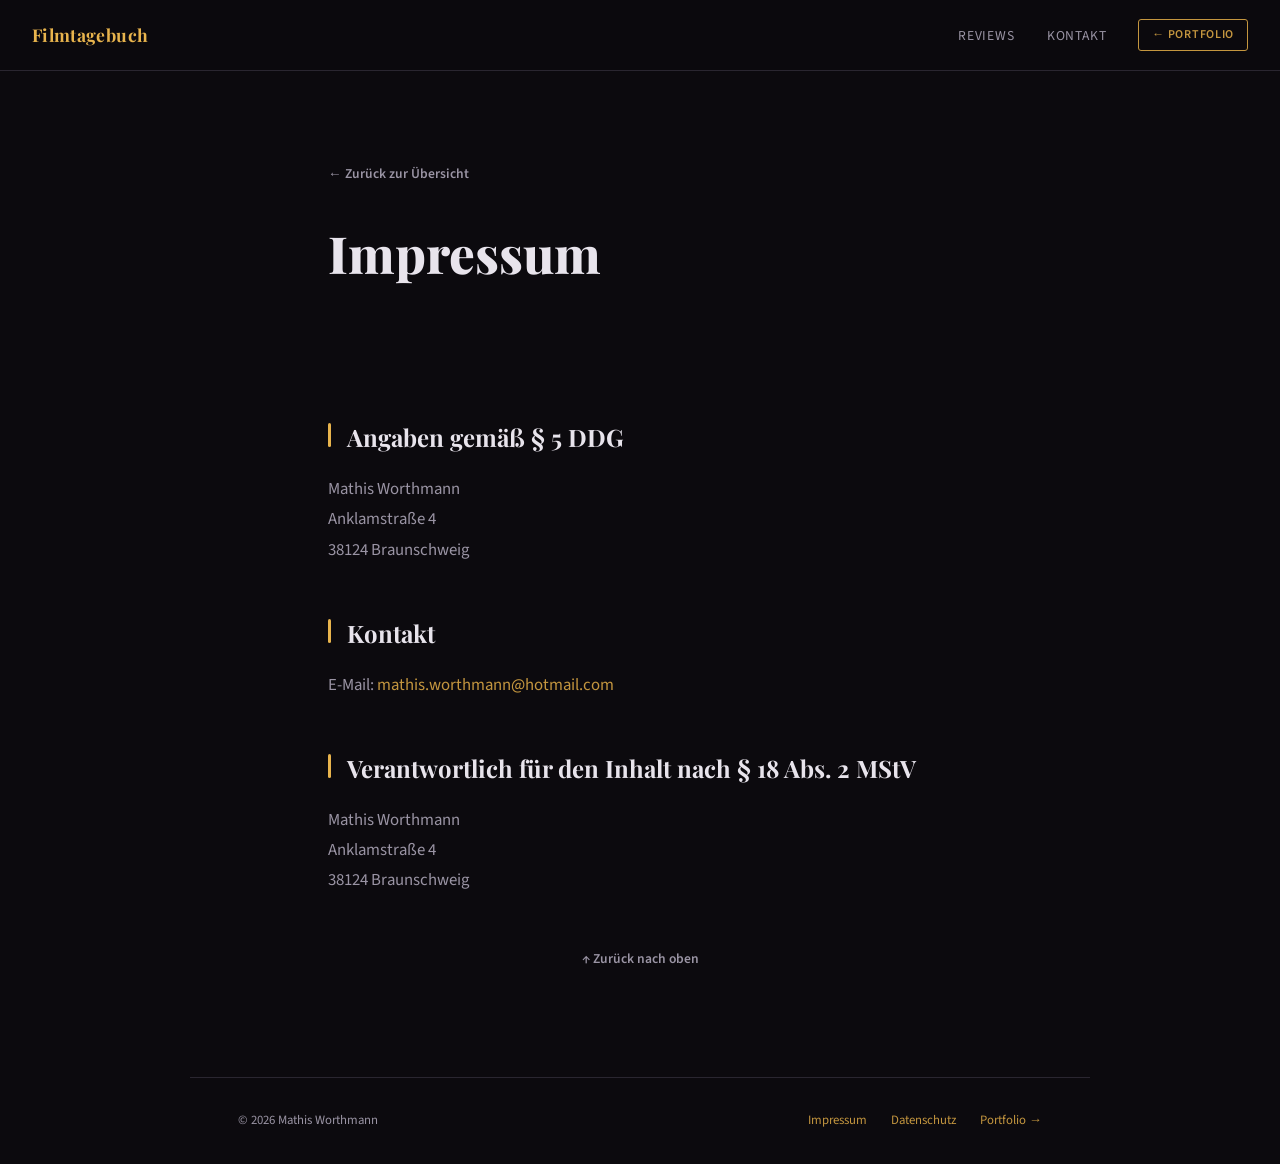
<file: impressum.html>
<!DOCTYPE html>
<html lang="de">
<head>
<meta charset="UTF-8">
<meta name="viewport" content="width=device-width, initial-scale=1.0">
<meta name="description" content="Impressum und Anbieterkennzeichnung des Filmtagebuchs von Mathis Worthmann.">
<meta name="author" content="Mathis Worthmann">
<link rel="canonical" href="https://filmblog.mathisworthmann.de/impressum.html">
<link rel="icon" type="image/png" href="images/favicon.png">
<title>Impressum – Filmtagebuch</title>
<link rel="stylesheet" href="style.css">
</head>
<body>

<nav id="top">
  <a class="logo" href="index.html">Filmtagebuch</a>
  <div class="nav-links">
    <a href="index.html">Reviews</a>
    <a href="kontakt.html">Kontakt</a>
    <a href="https://mathisworthmann.de/" target="_blank" class="portfolio-link">← Portfolio</a>
  </div>
</nav>

<section class="review-hero">
  <a class="review-back" href="index.html">← Zurück zur Übersicht</a>
  <h1>Impressum</h1>
</section>

<div class="review-content">

  <h2>Angaben gemäß § 5 DDG</h2>
  <p>
    Mathis Worthmann<br>
    Anklamstraße 4<br>
    38124 Braunschweig
  </p>

  <h2>Kontakt</h2>
  <p>
    E-Mail: <a href="mailto:mathis.worthmann@hotmail.com" style="color:var(--accent-dim);text-decoration:none;">mathis.worthmann@hotmail.com</a>
  </p>

  <h2>Verantwortlich für den Inhalt nach § 18 Abs. 2 MStV</h2>
  <p>
    Mathis Worthmann<br>
    Anklamstraße 4<br>
    38124 Braunschweig
  </p>

  <a class="back-to-top" href="#top">↑ Zurück nach oben</a>

</div>

<footer>
  <span>© 2026 Mathis Worthmann</span>
  <div class="footer-links">
    <a href="impressum.html">Impressum</a>
    <a href="datenschutz.html">Datenschutz</a>
    <a href="https://mathisworthmann.de/" target="_blank">Portfolio →</a>
  </div>
</footer>

</body>
</html>
</file>
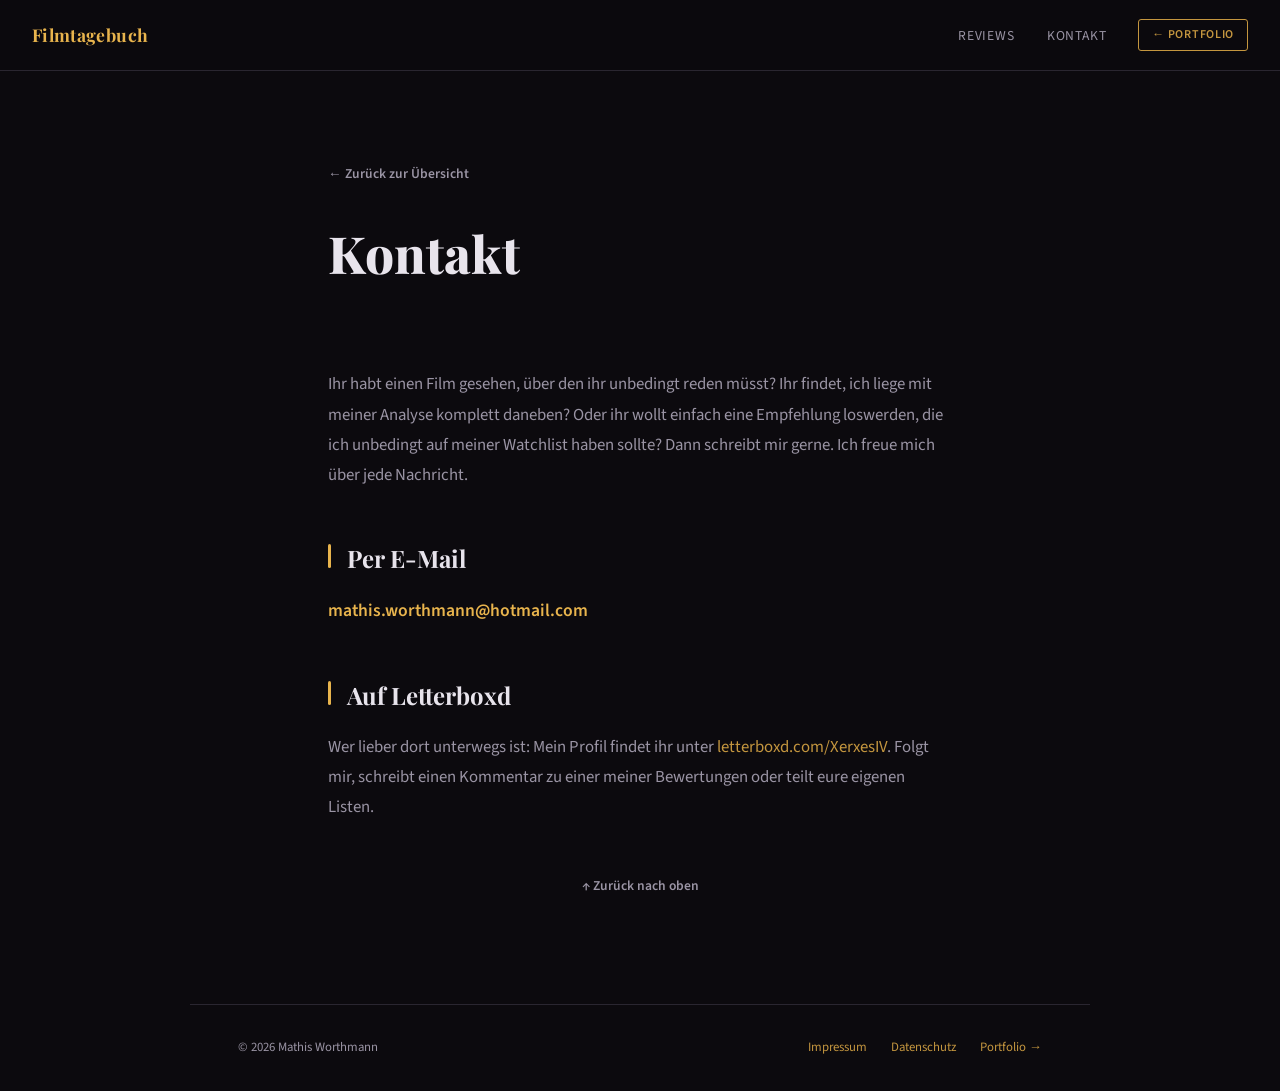
<file: kontakt.html>
<!DOCTYPE html>
<html lang="de">
<head>
<meta charset="UTF-8">
<meta name="viewport" content="width=device-width, initial-scale=1.0">
<meta name="description" content="Schreibt mir – Feedback, Filmempfehlungen oder einfach ein Gespräch über Kino. Kontakt zum Filmtagebuch von Mathis Worthmann.">
<meta name="author" content="Mathis Worthmann">
<link rel="canonical" href="https://filmblog.mathisworthmann.de/kontakt.html">
<link rel="icon" type="image/png" href="images/favicon.png">
<title>Kontakt – Filmtagebuch</title>
<link rel="stylesheet" href="style.css">
</head>
<body>

<nav id="top">
  <a class="logo" href="index.html">Filmtagebuch</a>
  <div class="nav-links">
    <a href="index.html">Reviews</a>
    <a href="kontakt.html">Kontakt</a>
    <a href="https://mathisworthmann.de/" target="_blank" class="portfolio-link">← Portfolio</a>
  </div>
</nav>

<section class="review-hero">
  <a class="review-back" href="index.html">← Zurück zur Übersicht</a>
  <h1>Kontakt</h1>
</section>

<div class="review-content">

  <p>
    Ihr habt einen Film gesehen, über den ihr unbedingt reden müsst? Ihr findet, ich liege mit meiner Analyse komplett daneben? Oder ihr wollt einfach eine Empfehlung loswerden, die ich unbedingt auf meiner Watchlist haben sollte? Dann schreibt mir gerne. Ich freue mich über jede Nachricht.
  </p>

  <h2>Per E-Mail</h2>
  <p>
    <a href="mailto:mathis.worthmann@hotmail.com?subject=Filmtagebuch" style="color:var(--accent);text-decoration:none;font-size:1.1rem;font-weight:600;">mathis.worthmann@hotmail.com</a>
  </p>

  <h2>Auf Letterboxd</h2>
  <p>
    Wer lieber dort unterwegs ist: Mein Profil findet ihr unter <a href="https://letterboxd.com/XerxesIV/" target="_blank" style="color:var(--accent-dim);text-decoration:none;">letterboxd.com/XerxesIV</a>. Folgt mir, schreibt einen Kommentar zu einer meiner Bewertungen oder teilt eure eigenen Listen.
  </p>

  <a class="back-to-top" href="#top">↑ Zurück nach oben</a>

</div>

<footer>
  <span>© 2026 Mathis Worthmann</span>
  <div class="footer-links">
    <a href="impressum.html">Impressum</a>
    <a href="datenschutz.html">Datenschutz</a>
    <a href="https://mathisworthmann.de/" target="_blank">Portfolio →</a>
  </div>
</footer>

</body>
</html>
</file>
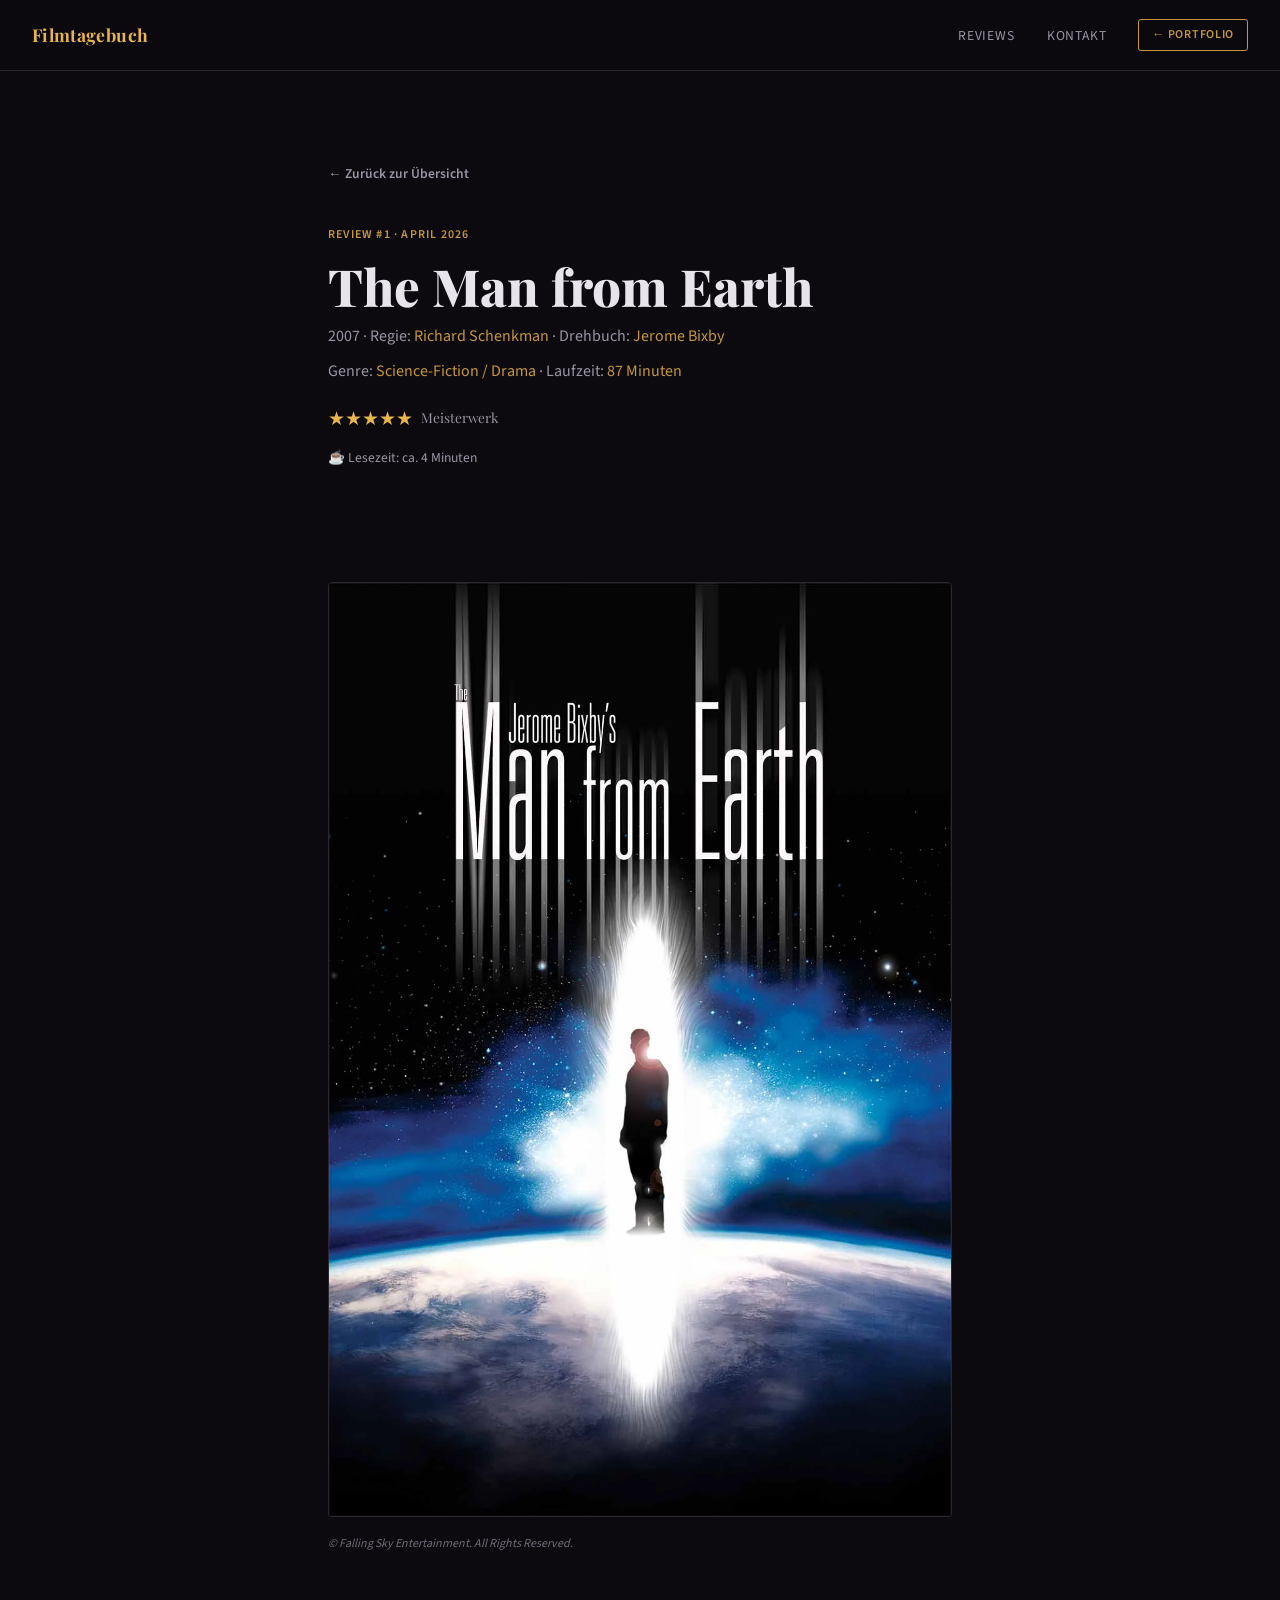
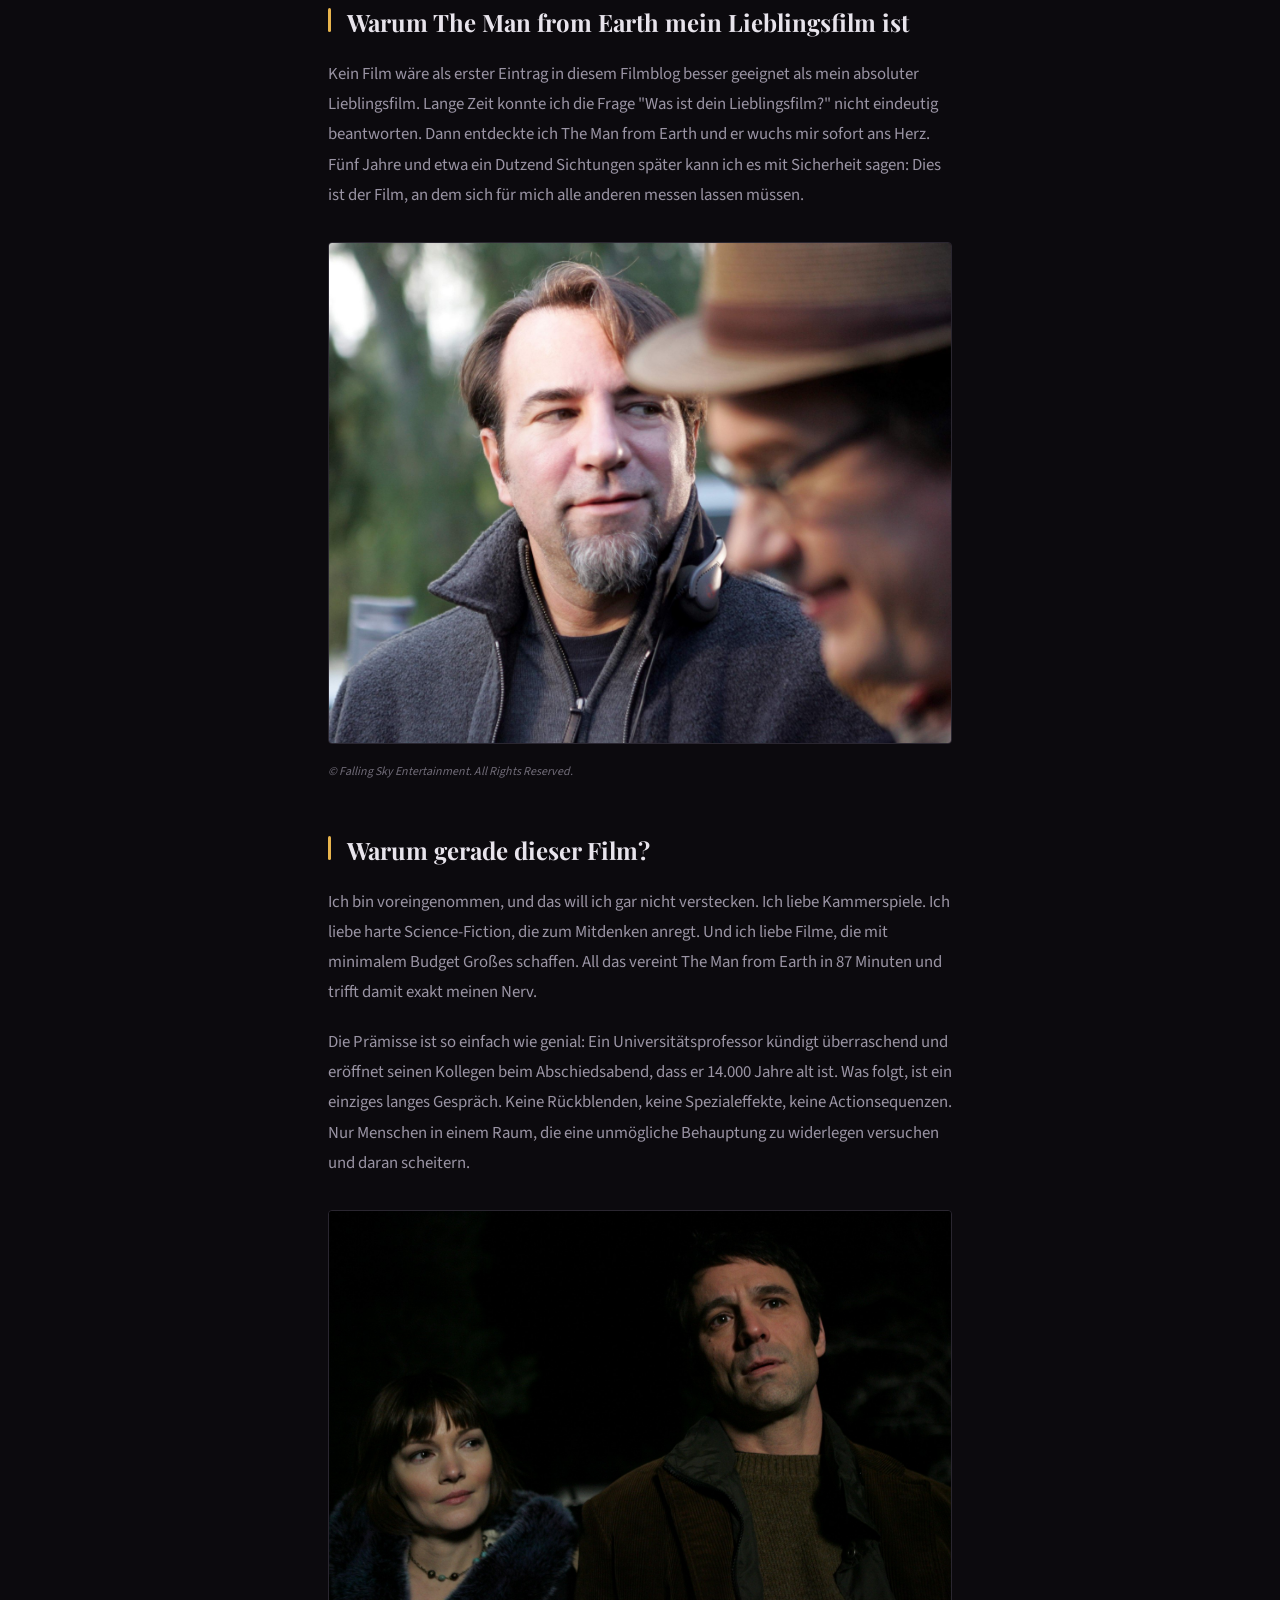
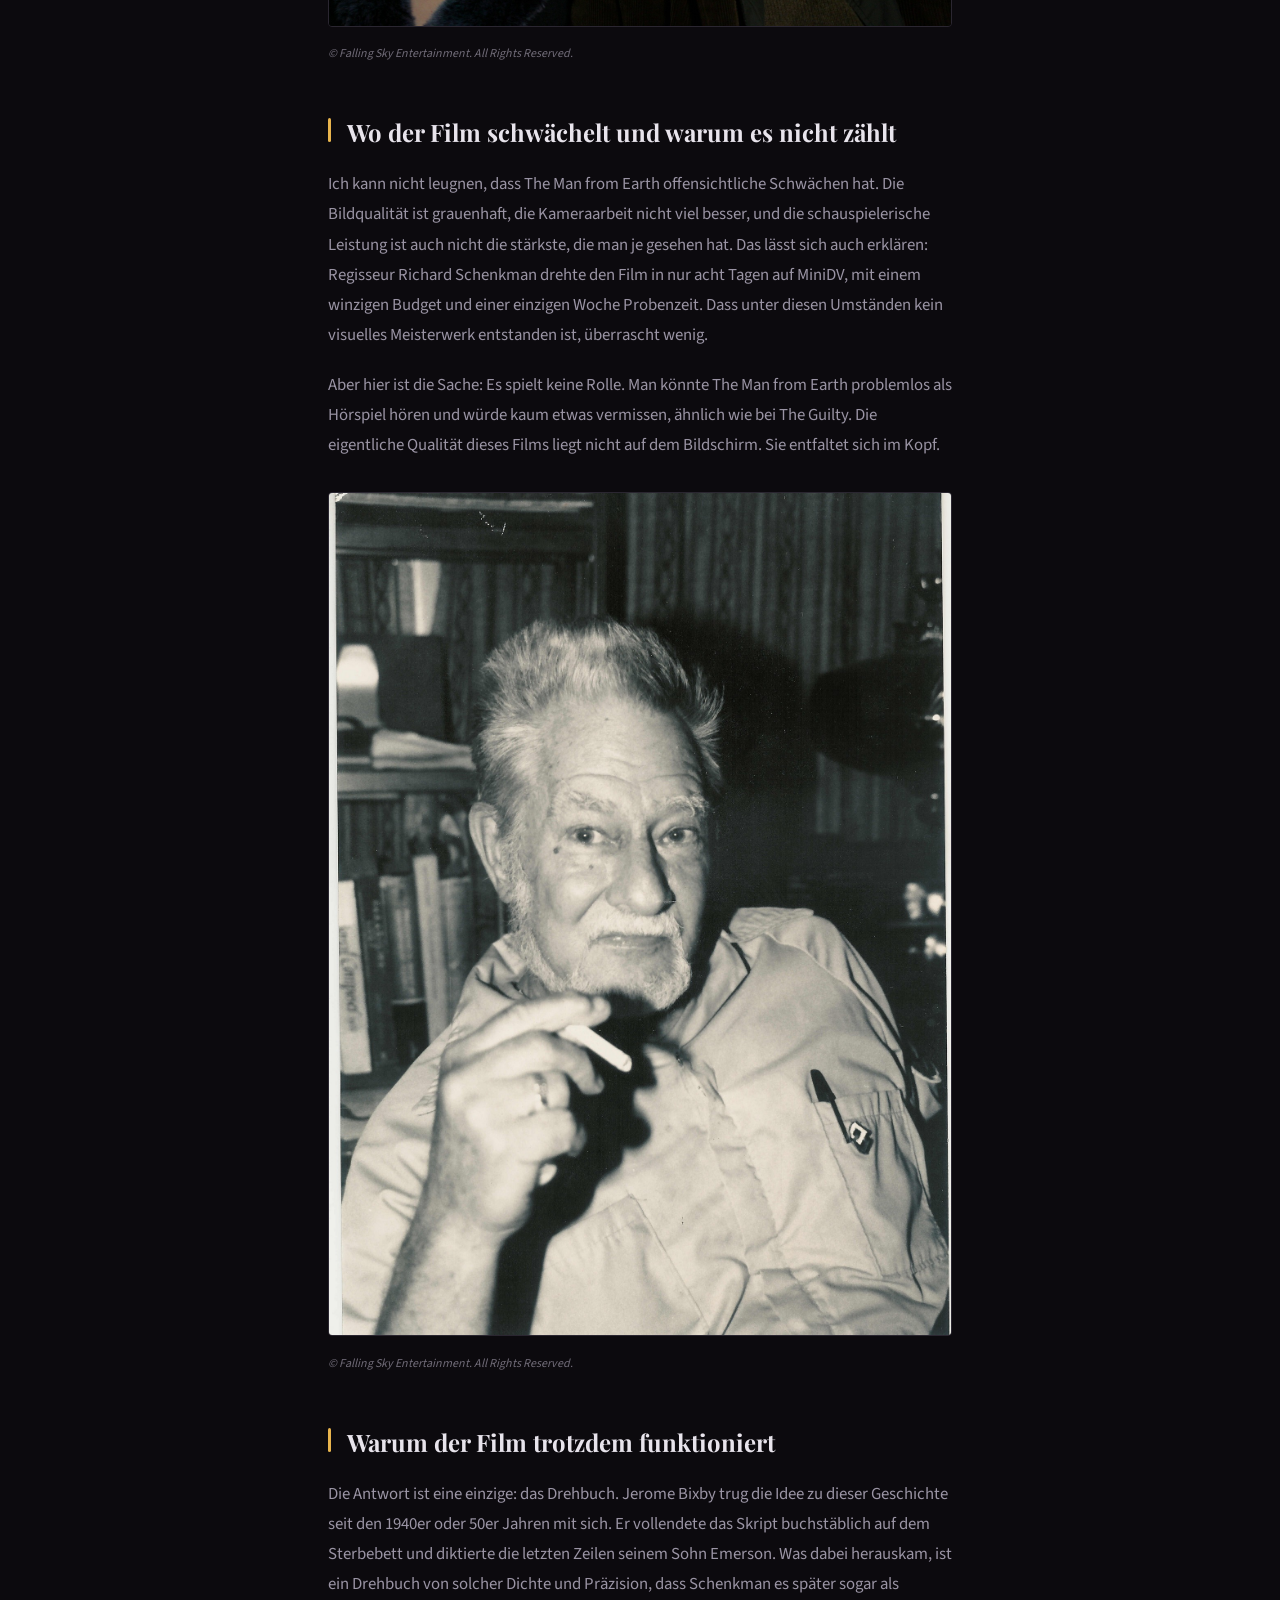
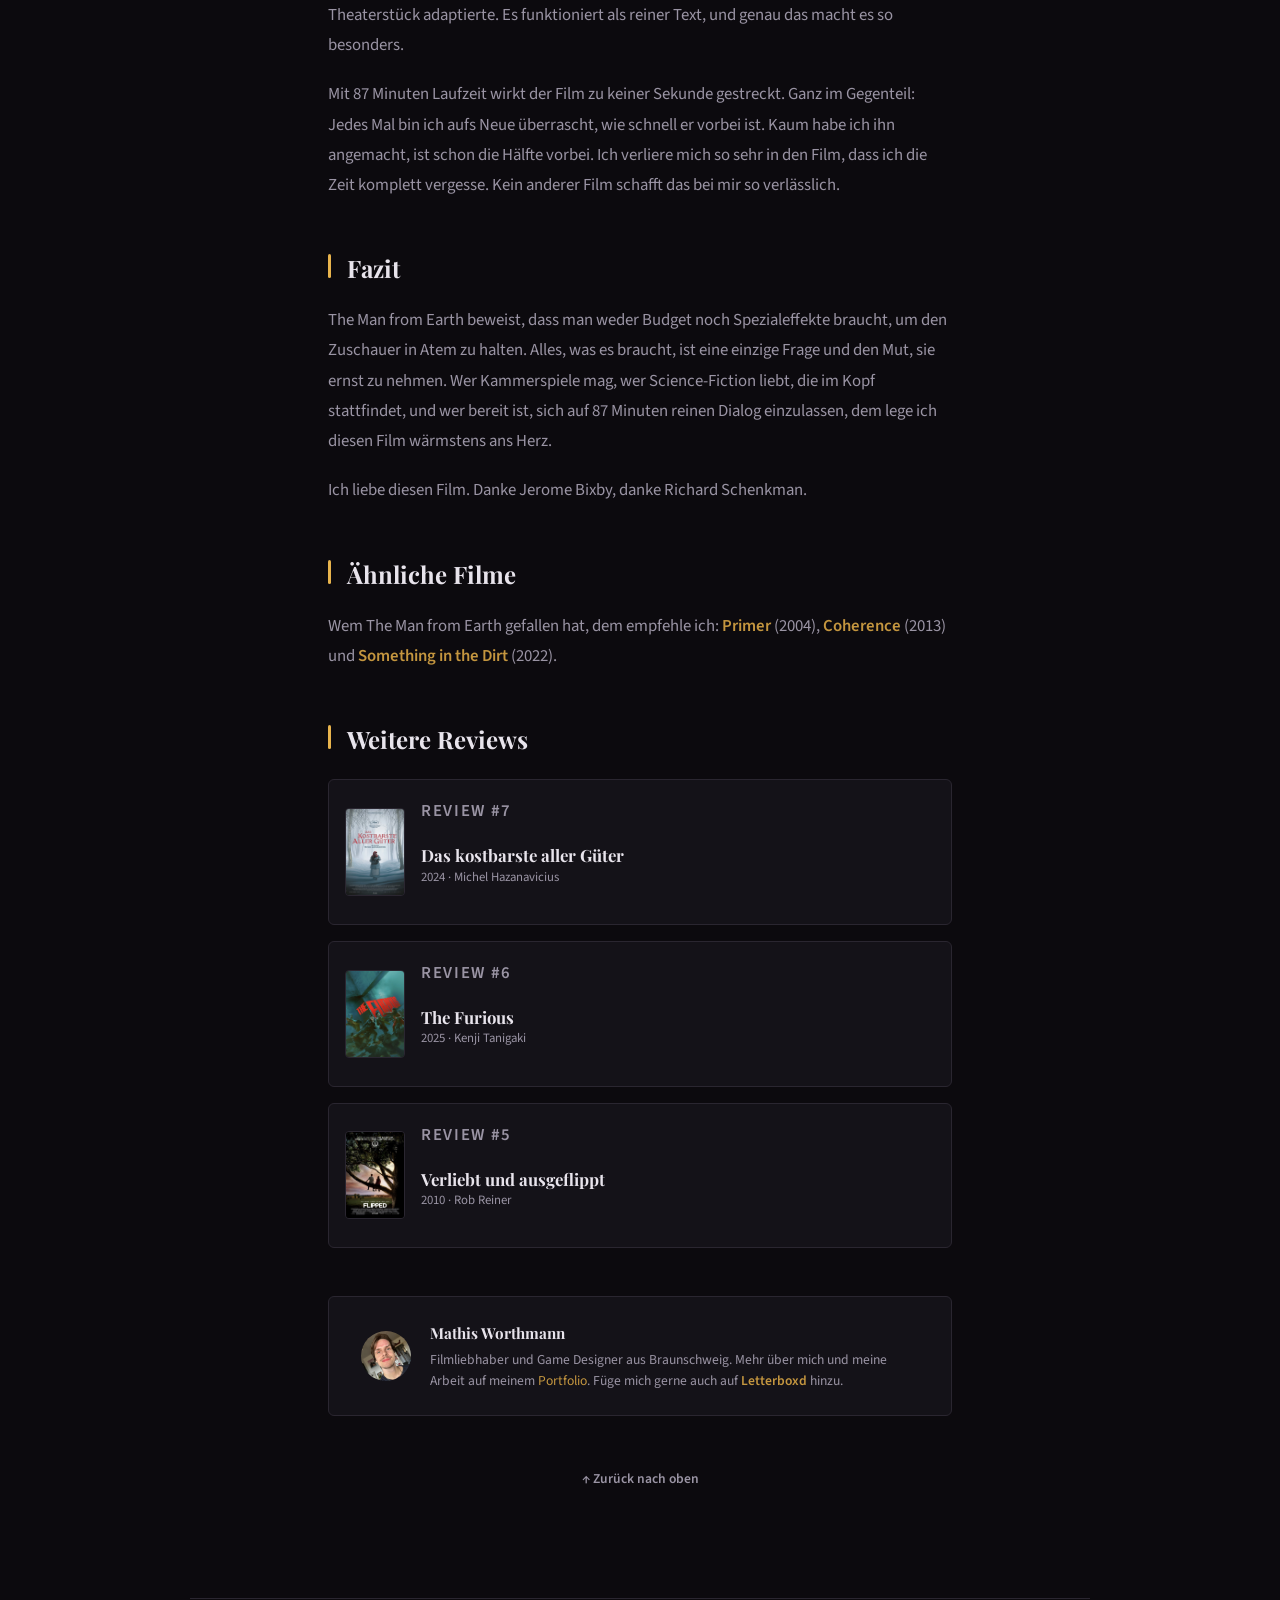
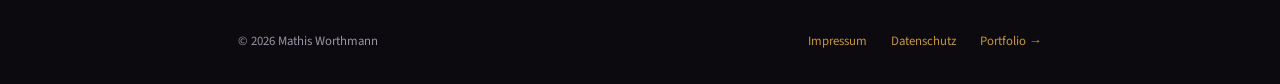
<file: man-from-earth.html>
<!DOCTYPE html>
<html lang="de">
<head>
<meta charset="UTF-8">
<meta name="viewport" content="width=device-width, initial-scale=1.0">
<meta name="description" content="Warum The Man from Earth mein absoluter Lieblingsfilm ist. Eine ausführliche Review über Jerome Bixbys Science-Fiction-Kammerspiel.">
<meta name="author" content="Mathis Worthmann">
<meta property="og:title" content="The Man from Earth Review – Filmtagebuch">
<meta property="og:description" content="Warum The Man from Earth mein absoluter Lieblingsfilm ist. Eine ausführliche Review über Jerome Bixbys Science-Fiction-Kammerspiel.">
<meta property="og:image" content="https://filmblog.mathisworthmann.de/images/ManFromEarth_Cover.webp">
<meta property="og:url" content="https://filmblog.mathisworthmann.de/man-from-earth.html">
<meta property="og:type" content="article">
<link rel="canonical" href="https://filmblog.mathisworthmann.de/man-from-earth.html">
<meta property="og:locale" content="de_DE">
<meta name="twitter:card" content="summary_large_image">
<meta name="twitter:title" content="The Man from Earth Review – Filmtagebuch">
<meta name="twitter:description" content="Warum The Man from Earth mein absoluter Lieblingsfilm ist. Eine ausführliche Review über Jerome Bixbys Science-Fiction-Kammerspiel.">
<meta name="twitter:image" content="https://filmblog.mathisworthmann.de/images/ManFromEarth_Cover.webp">
<link rel="icon" type="image/png" href="images/favicon.png">
<title>The Man from Earth Review – Filmtagebuch</title>
<link rel="stylesheet" href="style.css">
<script type="application/ld+json">
{
  "@context": "https://schema.org",
  "@type": "Review",
  "author": { "@type": "Person", "name": "Mathis Worthmann" },
  "datePublished": "2026-04",
  "reviewRating": { "@type": "Rating", "ratingValue": "5", "bestRating": "5" },
  "itemReviewed": {
    "@type": "Movie",
    "name": "The Man from Earth",
    "dateCreated": "2007",
    "director": { "@type": "Person", "name": "Richard Schenkman" }
  },
  "url": "https://filmblog.mathisworthmann.de/man-from-earth.html"
}
</script>
</head>
<body>

<nav id="top">
  <a class="logo" href="index.html">Filmtagebuch</a>
  <div class="nav-links">
    <a href="index.html">Reviews</a>
    <a href="kontakt.html">Kontakt</a>
    <a href="https://mathisworthmann.de/" target="_blank" class="portfolio-link">← Portfolio</a>
  </div>
</nav>

<section class="review-hero">
  <a class="review-back" href="index.html">← Zurück zur Übersicht</a>
  <p class="review-meta">Review #1 · April 2026</p>
  <h1>The Man from Earth</h1>
  <p class="film-details">
    2007 · Regie: <span>Richard Schenkman</span> · Drehbuch: <span>Jerome Bixby</span>
  </p>
  <p class="film-details">
    Genre: <span>Science-Fiction / Drama</span> · Laufzeit: <span>87 Minuten</span>
  </p>
  <div class="review-rating">
    ★★★★★ <span style="font-size:0.85rem; color:var(--text-muted);"> Meisterwerk</span>
  </div>
  <p class="review-reading-time">☕ Lesezeit: ca. 4 Minuten</p>
</section>

<div class="review-content">

  <figure>
    <img src="images/ManFromEarth_Cover.webp" alt="The Man from Earth Filmplakat – Science-Fiction Kammerspiel von Richard Schenkman 2007">
    <figcaption>© Falling Sky Entertainment. All Rights Reserved.</figcaption>
  </figure>

  <h2>Warum The Man from Earth mein Lieblingsfilm ist</h2>
  <p>
    Kein Film wäre als erster Eintrag in diesem Filmblog besser geeignet als mein absoluter Lieblingsfilm. Lange Zeit konnte ich die Frage "Was ist dein Lieblingsfilm?" nicht eindeutig beantworten. Dann entdeckte ich The Man from Earth und er wuchs mir sofort ans Herz. Fünf Jahre und etwa ein Dutzend Sichtungen später kann ich es mit Sicherheit sagen: Dies ist der Film, an dem sich für mich alle anderen messen lassen müssen.
  </p>

  <figure>
    <img loading="lazy" decoding="async" src="images/ManFromEarth_Schenkman.jpg" alt="Regisseur Richard Schenkman am Set von The Man from Earth">
    <figcaption>© Falling Sky Entertainment. All Rights Reserved.</figcaption>
  </figure>

  <h2>Warum gerade dieser Film?</h2>
  <p>
    Ich bin voreingenommen, und das will ich gar nicht verstecken. Ich liebe Kammerspiele. Ich liebe harte Science-Fiction, die zum Mitdenken anregt. Und ich liebe Filme, die mit minimalem Budget Großes schaffen. All das vereint The Man from Earth in 87 Minuten und trifft damit exakt meinen Nerv.
  </p>
  <p>
    Die Prämisse ist so einfach wie genial: Ein Universitätsprofessor kündigt überraschend und eröffnet seinen Kollegen beim Abschiedsabend, dass er 14.000 Jahre alt ist. Was folgt, ist ein einziges langes Gespräch. Keine Rückblenden, keine Spezialeffekte, keine Actionsequenzen. Nur Menschen in einem Raum, die eine unmögliche Behauptung zu widerlegen versuchen und daran scheitern.
  </p>

  <figure>
    <img loading="lazy" decoding="async" src="images/ManFromEarth_DavidLeeSmith.jpg" alt="David Lee Smith und Annika Peterson in The Man from Earth">
    <figcaption>© Falling Sky Entertainment. All Rights Reserved.</figcaption>
  </figure>

  <h2>Wo der Film schwächelt und warum es nicht zählt</h2>
  <p>
    Ich kann nicht leugnen, dass The Man from Earth offensichtliche Schwächen hat. Die Bildqualität ist grauenhaft, die Kameraarbeit nicht viel besser, und die schauspielerische Leistung ist auch nicht die stärkste, die man je gesehen hat. Das lässt sich auch erklären: Regisseur Richard Schenkman drehte den Film in nur acht Tagen auf MiniDV, mit einem winzigen Budget und einer einzigen Woche Probenzeit. Dass unter diesen Umständen kein visuelles Meisterwerk entstanden ist, überrascht wenig.
  </p>
  <p>
    Aber hier ist die Sache: Es spielt keine Rolle. Man könnte The Man from Earth problemlos als Hörspiel hören und würde kaum etwas vermissen, ähnlich wie bei The Guilty. Die eigentliche Qualität dieses Films liegt nicht auf dem Bildschirm. Sie entfaltet sich im Kopf.
  </p>

  <figure>
    <img loading="lazy" decoding="async" src="images/ManFromEarth_Bixby.webp" alt="Portrait des Drehbuchautors Jerome Bixby">
    <figcaption>© Falling Sky Entertainment. All Rights Reserved.</figcaption>
  </figure>

  <h2>Warum der Film trotzdem funktioniert</h2>
  <p>
    Die Antwort ist eine einzige: das Drehbuch. Jerome Bixby trug die Idee zu dieser Geschichte seit den 1940er oder 50er Jahren mit sich. Er vollendete das Skript buchstäblich auf dem Sterbebett und diktierte die letzten Zeilen seinem Sohn Emerson. Was dabei herauskam, ist ein Drehbuch von solcher Dichte und Präzision, dass Schenkman es später sogar als Theaterstück adaptierte. Es funktioniert als reiner Text, und genau das macht es so besonders.
  </p>
  <p>
    Mit 87 Minuten Laufzeit wirkt der Film zu keiner Sekunde gestreckt. Ganz im Gegenteil: Jedes Mal bin ich aufs Neue überrascht, wie schnell er vorbei ist. Kaum habe ich ihn angemacht, ist schon die Hälfte vorbei. Ich verliere mich so sehr in den Film, dass ich die Zeit komplett vergesse. Kein anderer Film schafft das bei mir so verlässlich.
  </p>

  <h2>Fazit</h2>
  <p>
    The Man from Earth beweist, dass man weder Budget noch Spezialeffekte braucht, um den Zuschauer in Atem zu halten. Alles, was es braucht, ist eine einzige Frage und den Mut, sie ernst zu nehmen. Wer Kammerspiele mag, wer Science-Fiction liebt, die im Kopf stattfindet, und wer bereit ist, sich auf 87 Minuten reinen Dialog einzulassen, dem lege ich diesen Film wärmstens ans Herz.
  </p>
  <p>
    Ich liebe diesen Film. Danke Jerome Bixby, danke Richard Schenkman.
  </p>

  <h2>Ähnliche Filme</h2>
  <p>
    Wem The Man from Earth gefallen hat, dem empfehle ich: <a href="https://letterboxd.com/film/primer/" target="_blank" style="color:var(--accent-dim);text-decoration:none;"><strong>Primer</strong></a> (2004), <a href="https://letterboxd.com/film/coherence/" target="_blank" style="color:var(--accent-dim);text-decoration:none;"><strong>Coherence</strong></a> (2013) und <a href="https://letterboxd.com/film/something-in-the-dirt/" target="_blank" style="color:var(--accent-dim);text-decoration:none;"><strong>Something in the Dirt</strong></a> (2022).
  </p>

  <section class="more-reviews">
    <h2>Weitere Reviews</h2>
    <div class="more-reviews-grid">
    <a class="more-review-card" href="das-kostbarste-aller-gueter.html">
      <img loading="lazy" decoding="async" src="images/KostbarsteGueter_Cover.webp" alt="Das kostbarste aller Güter Poster">
      <div class="more-review-text">
        <p class="review-meta">Review #7</p>
        <h3>Das kostbarste aller Güter</h3>
        <p class="film-year">2024 · Michel Hazanavicius</p>
      </div>
    </a>
    <a class="more-review-card" href="the-furious.html">
      <img loading="lazy" decoding="async" src="images/TheFurious_Cover.webp" alt="The Furious Poster">
      <div class="more-review-text">
        <p class="review-meta">Review #6</p>
        <h3>The Furious</h3>
        <p class="film-year">2025 · Kenji Tanigaki</p>
      </div>
    </a>
    <a class="more-review-card" href="verliebt-und-ausgeflippt.html">
      <img loading="lazy" decoding="async" src="images/Flipped_Cover.webp" alt="Verliebt und ausgeflippt Poster">
      <div class="more-review-text">
        <p class="review-meta">Review #5</p>
        <h3>Verliebt und ausgeflippt</h3>
        <p class="film-year">2010 · Rob Reiner</p>
      </div>
    </a>
    </div>
  </section>

  <div class="review-author">
    <img loading="lazy" decoding="async" src="images/portrait.jpeg" alt="Mathis Worthmann" style="width:50px; height:50px; border-radius:50%; object-fit:cover; flex-shrink:0;">
    <div class="review-author-text">
      <span class="review-author-name">Mathis Worthmann</span>
      <span class="review-author-bio">Filmliebhaber und Game Designer aus Braunschweig. Mehr über mich und meine Arbeit auf meinem <a href="https://mathisworthmann.de/" target="_blank">Portfolio</a>. Füge mich gerne auch auf <a href="https://letterboxd.com/XerxesIV/" target="_blank" style="color:var(--accent-dim);text-decoration:none;"><strong>Letterboxd</strong></a> hinzu.</span>
    </div>
  </div>

  <a class="back-to-top" href="#top">↑ Zurück nach oben</a>

</div>

<footer>
  <span>© 2026 Mathis Worthmann</span>
  <div class="footer-links">
    <a href="impressum.html">Impressum</a>
    <a href="datenschutz.html">Datenschutz</a>
    <a href="https://mathisworthmann.de/" target="_blank">Portfolio →</a>
  </div>
</footer>

</body>
</html>
</file>
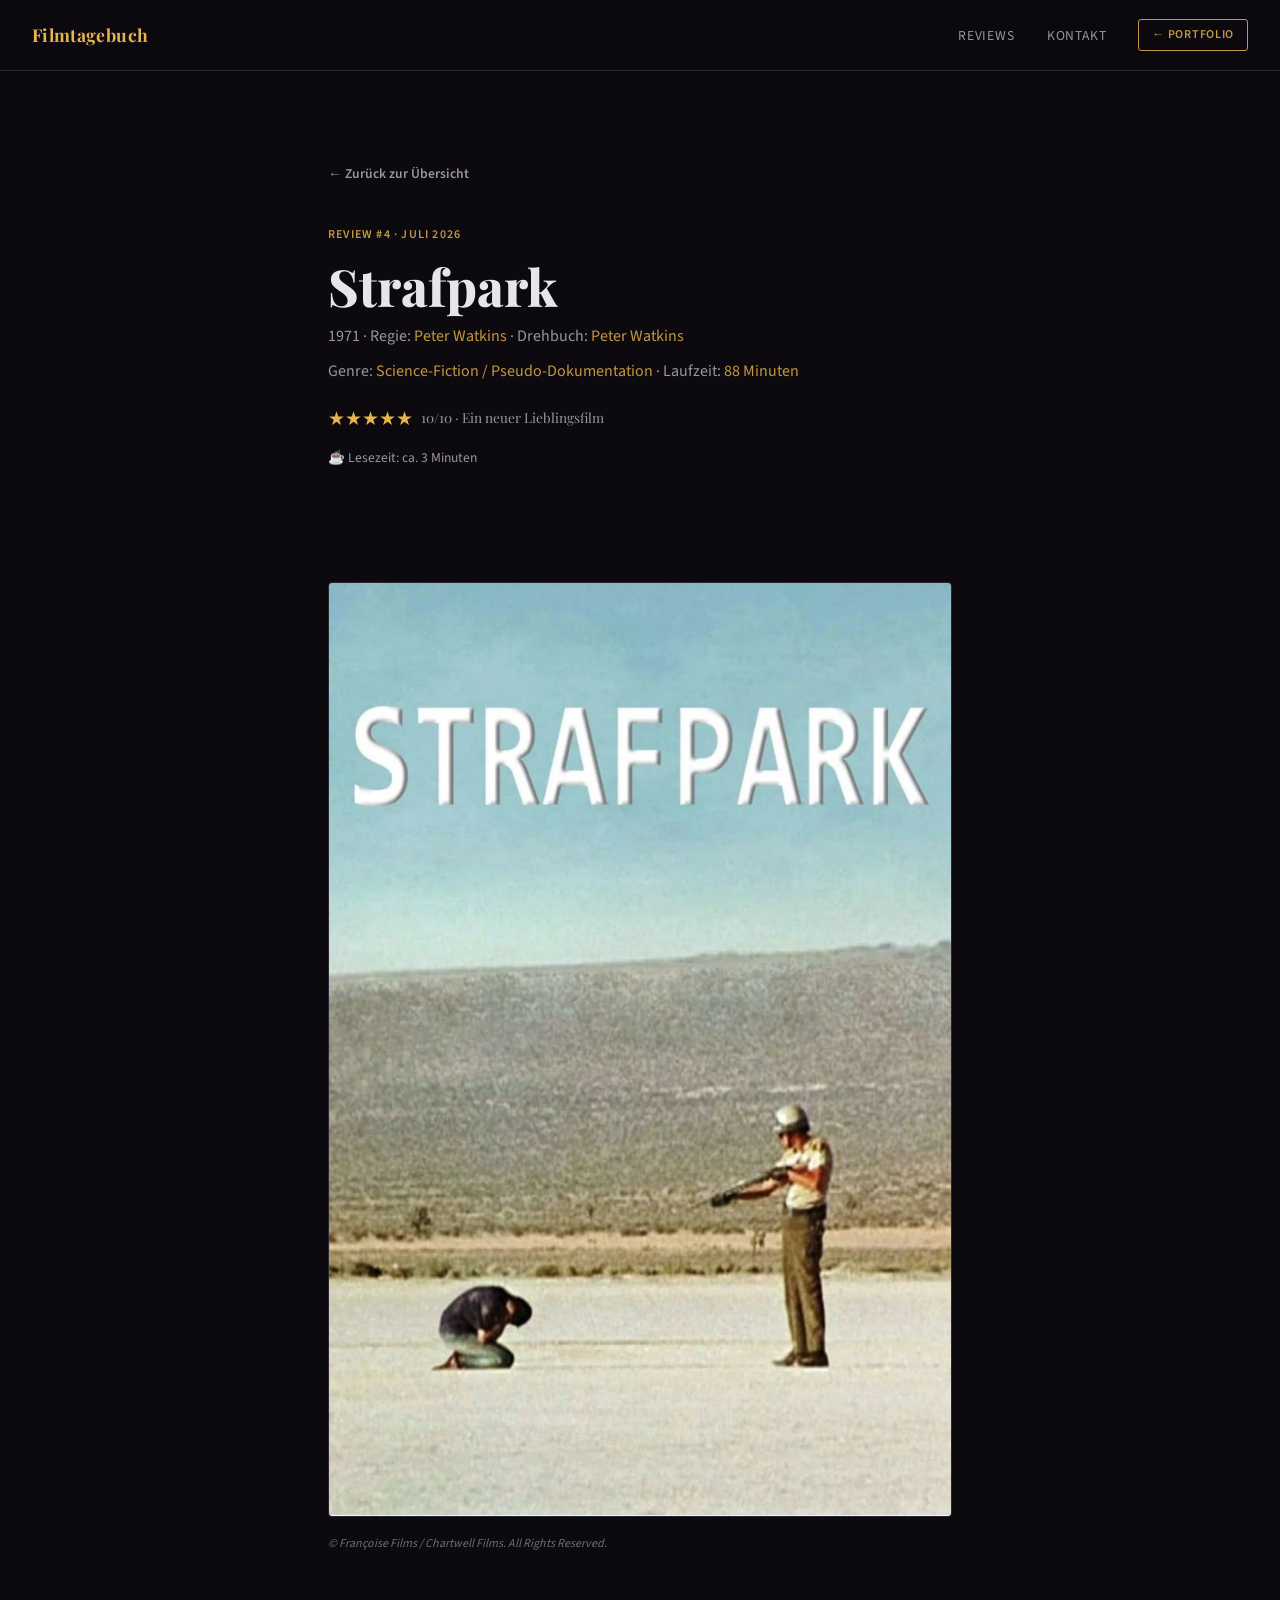
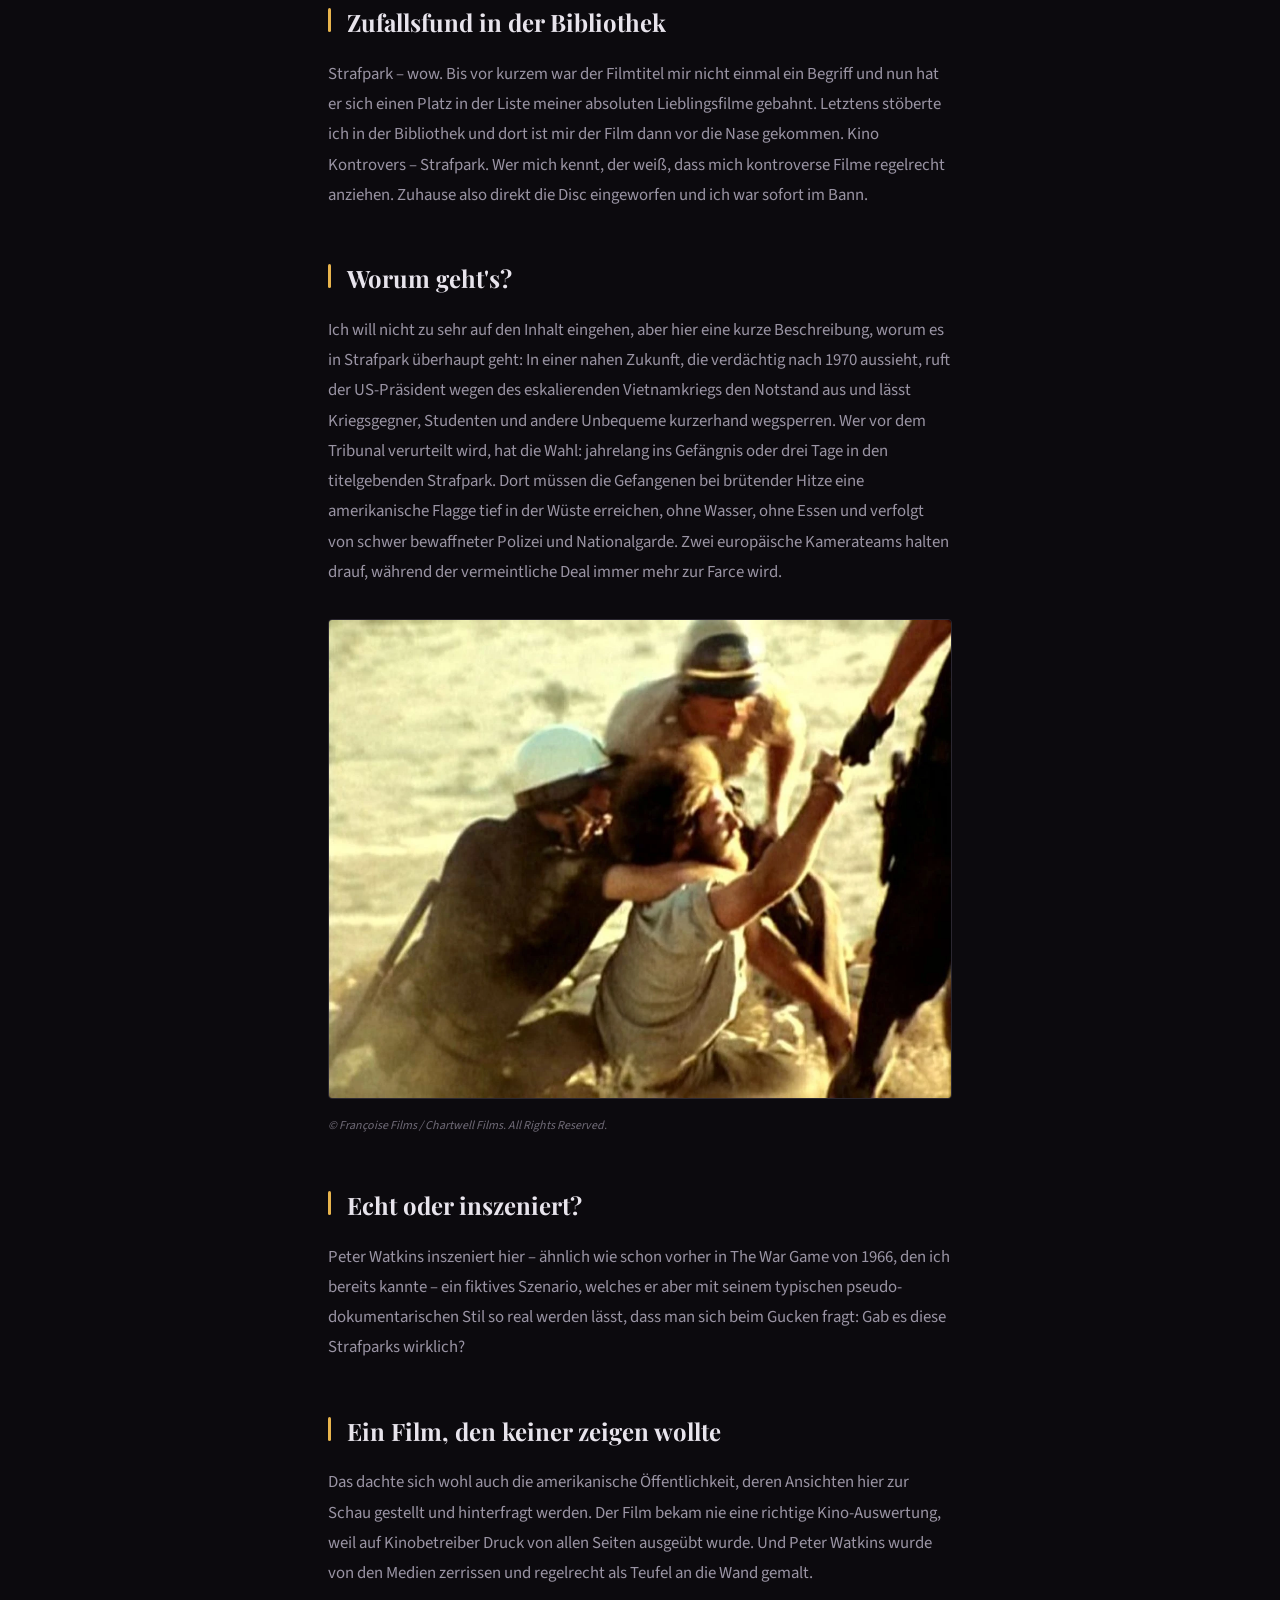
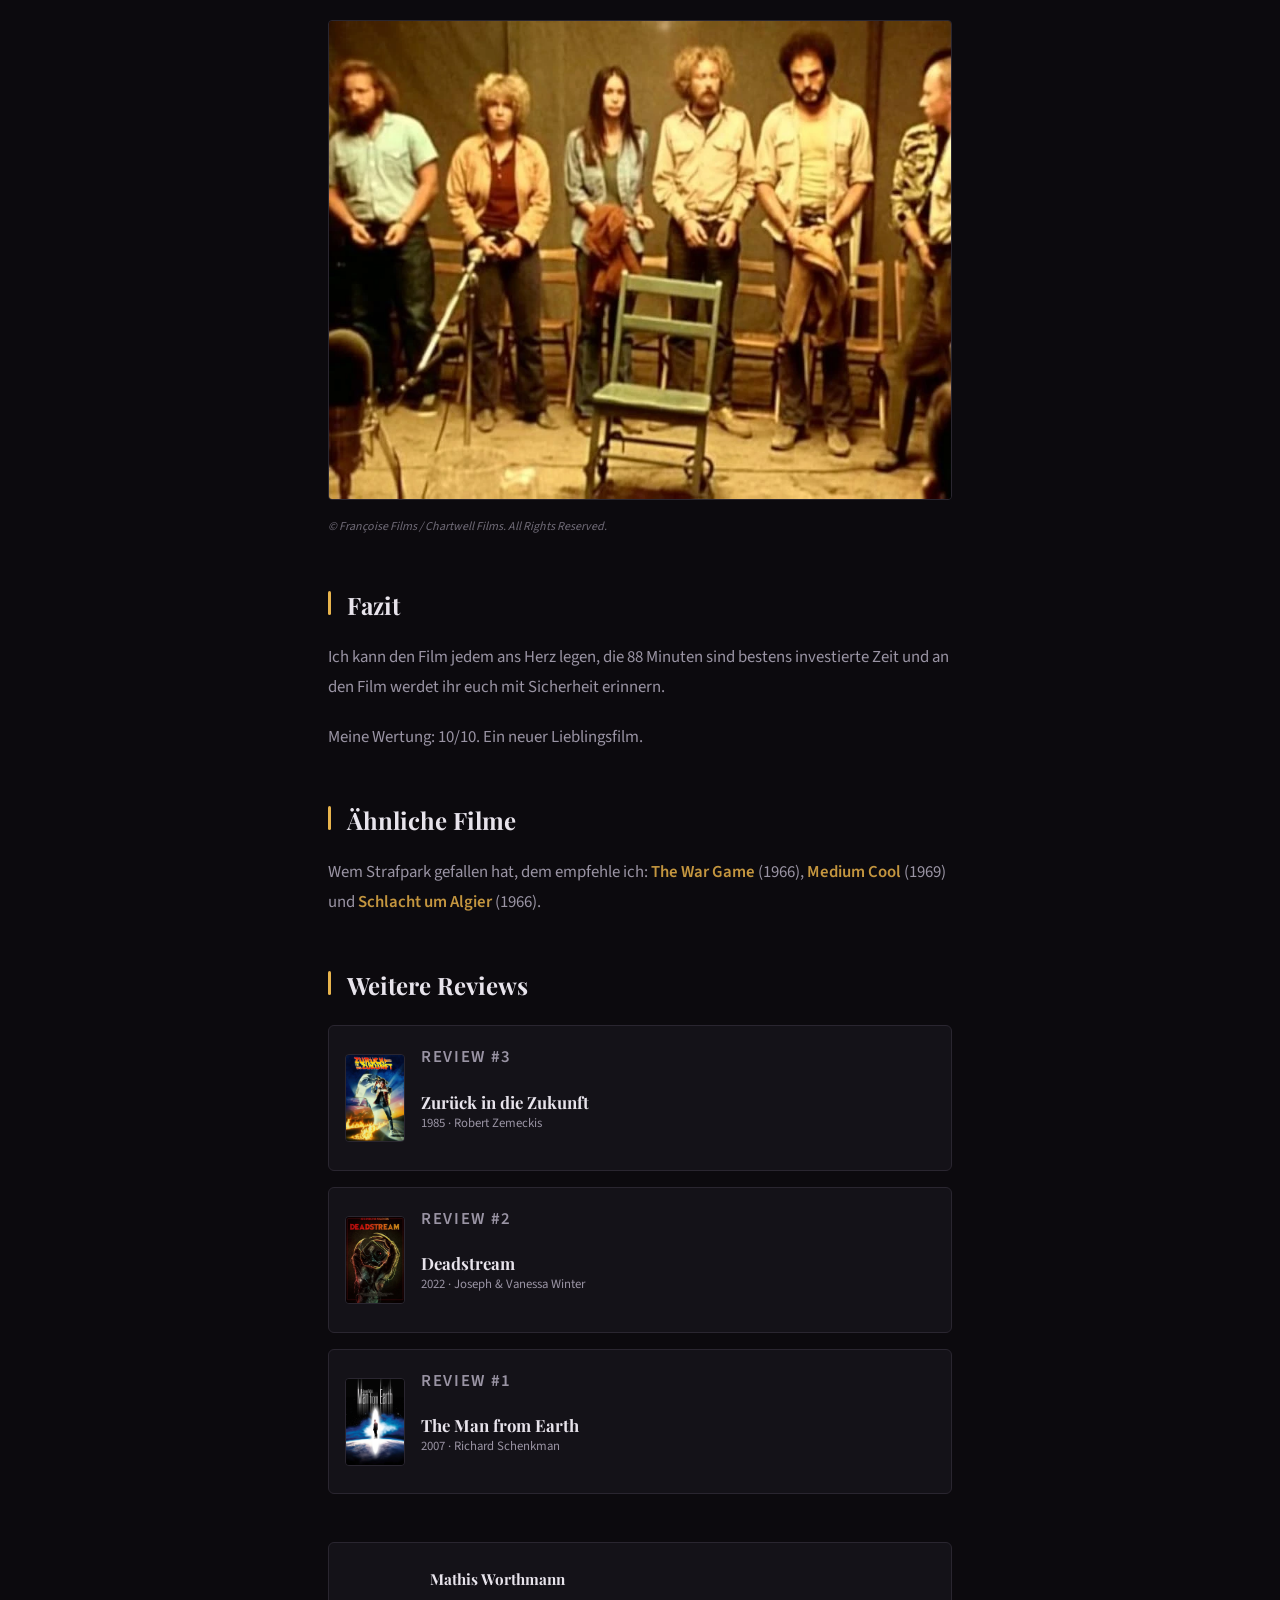
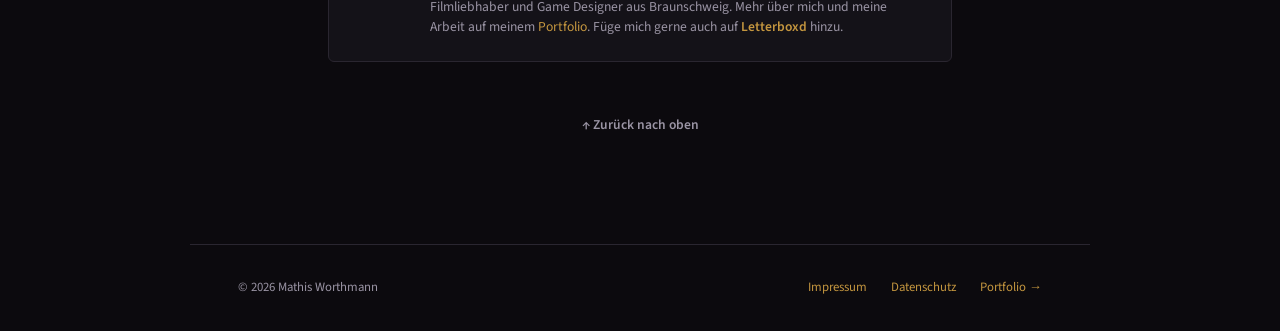
<file: strafpark.html>
<!DOCTYPE html>
<html lang="de">
<head>
<meta charset="UTF-8">
<meta name="viewport" content="width=device-width, initial-scale=1.0">
<meta name="description" content="Strafpark (Punishment Park) von Peter Watkins: Zufallsfund aus der Bibliothek und neuer Lieblingsfilm. Warum diese pseudo-dokumentarische Dystopie so real wirkt, dass man an ihr zweifelt.">
<meta name="author" content="Mathis Worthmann">
<meta property="og:title" content="Strafpark Review – Filmtagebuch">
<meta property="og:description" content="Zufallsfund aus der Bibliothek und neuer Lieblingsfilm. Peter Watkins' Dystopie wirkt so real, dass man an ihr zweifelt.">
<meta property="og:image" content="https://filmblog.mathisworthmann.de/images/Strafpark_Cover.webp">
<meta property="og:url" content="https://filmblog.mathisworthmann.de/strafpark.html">
<meta property="og:type" content="article">
<link rel="canonical" href="https://filmblog.mathisworthmann.de/strafpark.html">
<meta property="og:locale" content="de_DE">
<meta name="twitter:card" content="summary_large_image">
<meta name="twitter:title" content="Strafpark Review – Filmtagebuch">
<meta name="twitter:description" content="Zufallsfund aus der Bibliothek und neuer Lieblingsfilm. Peter Watkins' Dystopie wirkt so real, dass man an ihr zweifelt.">
<meta name="twitter:image" content="https://filmblog.mathisworthmann.de/images/Strafpark_Cover.webp">
<link rel="icon" type="image/png" href="images/favicon.png">
<title>Strafpark Review – Filmtagebuch</title>
<link rel="stylesheet" href="style.css">
<script type="application/ld+json">
{
  "@context": "https://schema.org",
  "@type": "Review",
  "author": { "@type": "Person", "name": "Mathis Worthmann", "url": "https://mathisworthmann.de/" },
  "datePublished": "2026-07",
  "reviewRating": { "@type": "Rating", "ratingValue": "10", "bestRating": "10", "worstRating": "1" },
  "itemReviewed": {
    "@type": "Movie",
    "name": "Strafpark",
    "alternateName": "Punishment Park",
    "dateCreated": "1971",
    "director": { "@type": "Person", "name": "Peter Watkins" },
    "genre": ["Science-Fiction", "Drama"],
    "image": "https://filmblog.mathisworthmann.de/images/Strafpark_Cover.webp"
  },
  "url": "https://filmblog.mathisworthmann.de/strafpark.html"
}
</script>
</head>
<body>

<nav id="top">
  <a class="logo" href="index.html">Filmtagebuch</a>
  <div class="nav-links">
    <a href="index.html">Reviews</a>
    <a href="kontakt.html">Kontakt</a>
    <a href="https://mathisworthmann.de/" target="_blank" class="portfolio-link">← Portfolio</a>
  </div>
</nav>

<section class="review-hero">
  <a class="review-back" href="index.html">← Zurück zur Übersicht</a>
  <p class="review-meta">Review #4 · Juli 2026</p>
  <h1>Strafpark</h1>
  <p class="film-details">
    1971 · Regie: <span>Peter Watkins</span> · Drehbuch: <span>Peter Watkins</span>
  </p>
  <p class="film-details">
    Genre: <span>Science-Fiction / Pseudo-Dokumentation</span> · Laufzeit: <span>88 Minuten</span>
  </p>
  <div class="review-rating">
    ★★★★★ <span style="font-size:0.85rem; color:var(--text-muted);"> 10/10 · Ein neuer Lieblingsfilm</span>
  </div>
  <p class="review-reading-time">☕ Lesezeit: ca. 3 Minuten</p>
</section>

<div class="review-content">

  <figure>
    <img src="images/Strafpark_Cover.webp" alt="Strafpark – Originales Filmplakat: ein erschöpfter Gefangener kniet in der Wüste, daneben steht ein bewaffneter Polizist">
    <figcaption>© Françoise Films / Chartwell Films. All Rights Reserved.</figcaption>
  </figure>

  <h2>Zufallsfund in der Bibliothek</h2>
  <p>
    Strafpark – wow. Bis vor kurzem war der Filmtitel mir nicht einmal ein Begriff und nun hat er sich einen Platz in der Liste meiner absoluten Lieblingsfilme gebahnt. Letztens stöberte ich in der Bibliothek und dort ist mir der Film dann vor die Nase gekommen. Kino Kontrovers – Strafpark. Wer mich kennt, der weiß, dass mich kontroverse Filme regelrecht anziehen. Zuhause also direkt die Disc eingeworfen und ich war sofort im Bann.
  </p>

  <h2>Worum geht's?</h2>
  <p>
    Ich will nicht zu sehr auf den Inhalt eingehen, aber hier eine kurze Beschreibung, worum es in Strafpark überhaupt geht: In einer nahen Zukunft, die verdächtig nach 1970 aussieht, ruft der US-Präsident wegen des eskalierenden Vietnamkriegs den Notstand aus und lässt Kriegsgegner, Studenten und andere Unbequeme kurzerhand wegsperren. Wer vor dem Tribunal verurteilt wird, hat die Wahl: jahrelang ins Gefängnis oder drei Tage in den titelgebenden Strafpark. Dort müssen die Gefangenen bei brütender Hitze eine amerikanische Flagge tief in der Wüste erreichen, ohne Wasser, ohne Essen und verfolgt von schwer bewaffneter Polizei und Nationalgarde. Zwei europäische Kamerateams halten drauf, während der vermeintliche Deal immer mehr zur Farce wird.
  </p>

  <figure>
    <img loading="lazy" decoding="async" src="images/Strafpark_Wueste.webp" alt="Polizisten mit Helmen ringen einen Gefangenen im Wüstensand zu Boden">
    <figcaption>© Françoise Films / Chartwell Films. All Rights Reserved.</figcaption>
  </figure>

  <h2>Echt oder inszeniert?</h2>
  <p>
    Peter Watkins inszeniert hier – ähnlich wie schon vorher in The War Game von 1966, den ich bereits kannte – ein fiktives Szenario, welches er aber mit seinem typischen pseudo-dokumentarischen Stil so real werden lässt, dass man sich beim Gucken fragt: Gab es diese Strafparks wirklich?
  </p>

  <h2>Ein Film, den keiner zeigen wollte</h2>
  <p>
    Das dachte sich wohl auch die amerikanische Öffentlichkeit, deren Ansichten hier zur Schau gestellt und hinterfragt werden. Der Film bekam nie eine richtige Kino-Auswertung, weil auf Kinobetreiber Druck von allen Seiten ausgeübt wurde. Und Peter Watkins wurde von den Medien zerrissen und regelrecht als Teufel an die Wand gemalt.
  </p>

  <figure>
    <img loading="lazy" decoding="async" src="images/Strafpark_Tribunal.webp" alt="Die Angeklagten stehen in Handschellen vor dem Tribunal im Zelt">
    <figcaption>© Françoise Films / Chartwell Films. All Rights Reserved.</figcaption>
  </figure>

  <h2>Fazit</h2>
  <p>
    Ich kann den Film jedem ans Herz legen, die 88 Minuten sind bestens investierte Zeit und an den Film werdet ihr euch mit Sicherheit erinnern.
  </p>
  <p>
    Meine Wertung: 10/10. Ein neuer Lieblingsfilm.
  </p>

  <h2>Ähnliche Filme</h2>
  <p>
    Wem Strafpark gefallen hat, dem empfehle ich: <a href="https://letterboxd.com/film/the-war-game/" target="_blank" style="color:var(--accent-dim);text-decoration:none;"><strong>The War Game</strong></a> (1966), <a href="https://letterboxd.com/film/medium-cool/" target="_blank" style="color:var(--accent-dim);text-decoration:none;"><strong>Medium Cool</strong></a> (1969) und <a href="https://letterboxd.com/film/the-battle-of-algiers/" target="_blank" style="color:var(--accent-dim);text-decoration:none;"><strong>Schlacht um Algier</strong></a> (1966).
  </p>

  <section class="more-reviews">
    <h2>Weitere Reviews</h2>
    <div class="more-reviews-grid">
    <a class="more-review-card" href="back-to-the-future.html">
      <img loading="lazy" decoding="async" src="images/BackToTheFuture_Cover.webp" alt="Zurück in die Zukunft Poster">
      <div class="more-review-text">
        <p class="review-meta">Review #3</p>
        <h3>Zurück in die Zukunft</h3>
        <p class="film-year">1985 · Robert Zemeckis</p>
      </div>
    </a>
    <a class="more-review-card" href="deadstream.html">
      <img loading="lazy" decoding="async" src="images/Deadstream_Cover.webp" alt="Deadstream Poster">
      <div class="more-review-text">
        <p class="review-meta">Review #2</p>
        <h3>Deadstream</h3>
        <p class="film-year">2022 · Joseph &amp; Vanessa Winter</p>
      </div>
    </a>
    <a class="more-review-card" href="man-from-earth.html">
      <img loading="lazy" decoding="async" src="images/ManFromEarth_Cover.webp" alt="The Man from Earth Poster">
      <div class="more-review-text">
        <p class="review-meta">Review #1</p>
        <h3>The Man from Earth</h3>
        <p class="film-year">2007 · Richard Schenkman</p>
      </div>
    </a>
    </div>
  </section>

  <div class="review-author">
    <img loading="lazy" decoding="async" src="images/portrait.jpeg" alt="Mathis Worthmann" style="width:50px; height:50px; border-radius:50%; object-fit:cover; flex-shrink:0;">
    <div class="review-author-text">
      <span class="review-author-name">Mathis Worthmann</span>
      <span class="review-author-bio">Filmliebhaber und Game Designer aus Braunschweig. Mehr über mich und meine Arbeit auf meinem <a href="https://mathisworthmann.de/" target="_blank">Portfolio</a>. Füge mich gerne auch auf <a href="https://letterboxd.com/XerxesIV/" target="_blank" style="color:var(--accent-dim);text-decoration:none;"><strong>Letterboxd</strong></a> hinzu.</span>
    </div>
  </div>

  <a class="back-to-top" href="#top">↑ Zurück nach oben</a>

</div>

<footer>
  <span>© 2026 Mathis Worthmann</span>
  <div class="footer-links">
    <a href="impressum.html">Impressum</a>
    <a href="datenschutz.html">Datenschutz</a>
    <a href="https://mathisworthmann.de/" target="_blank">Portfolio →</a>
  </div>
</footer>

</body>
</html>
</file>
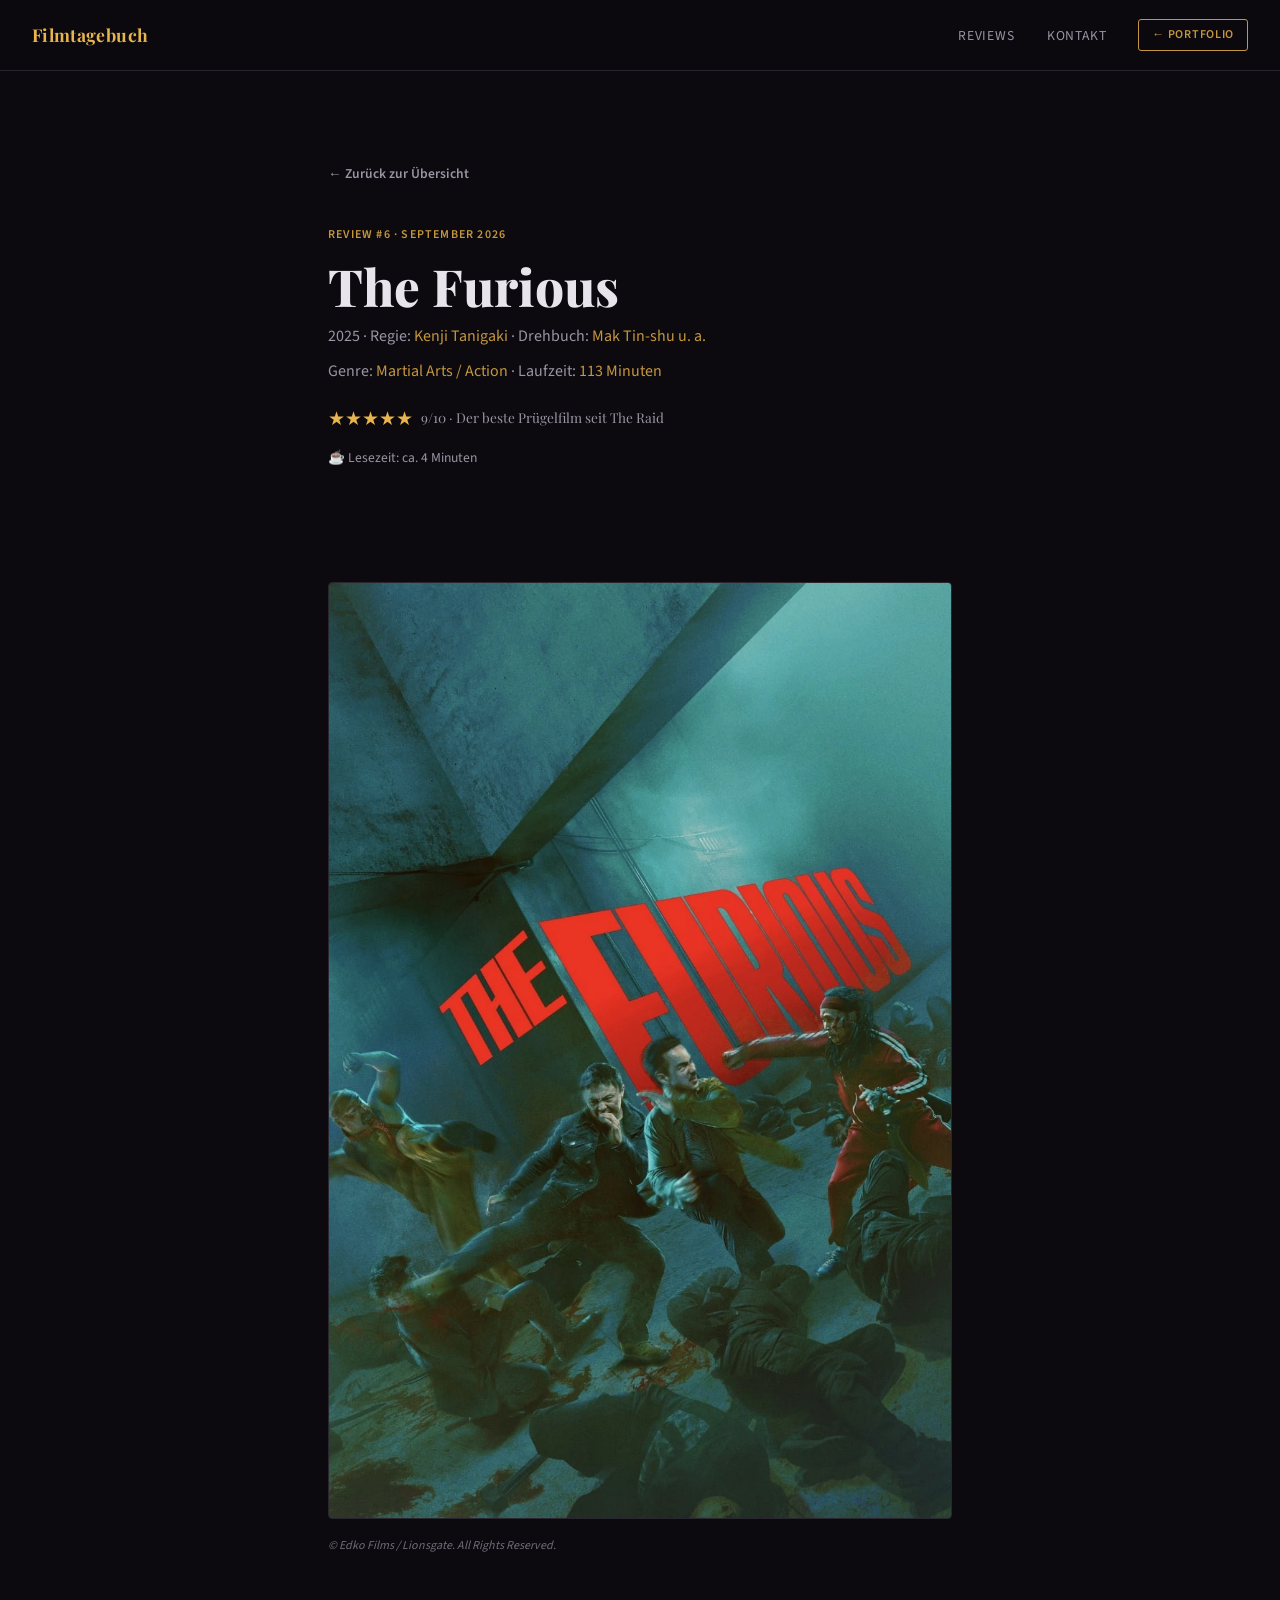
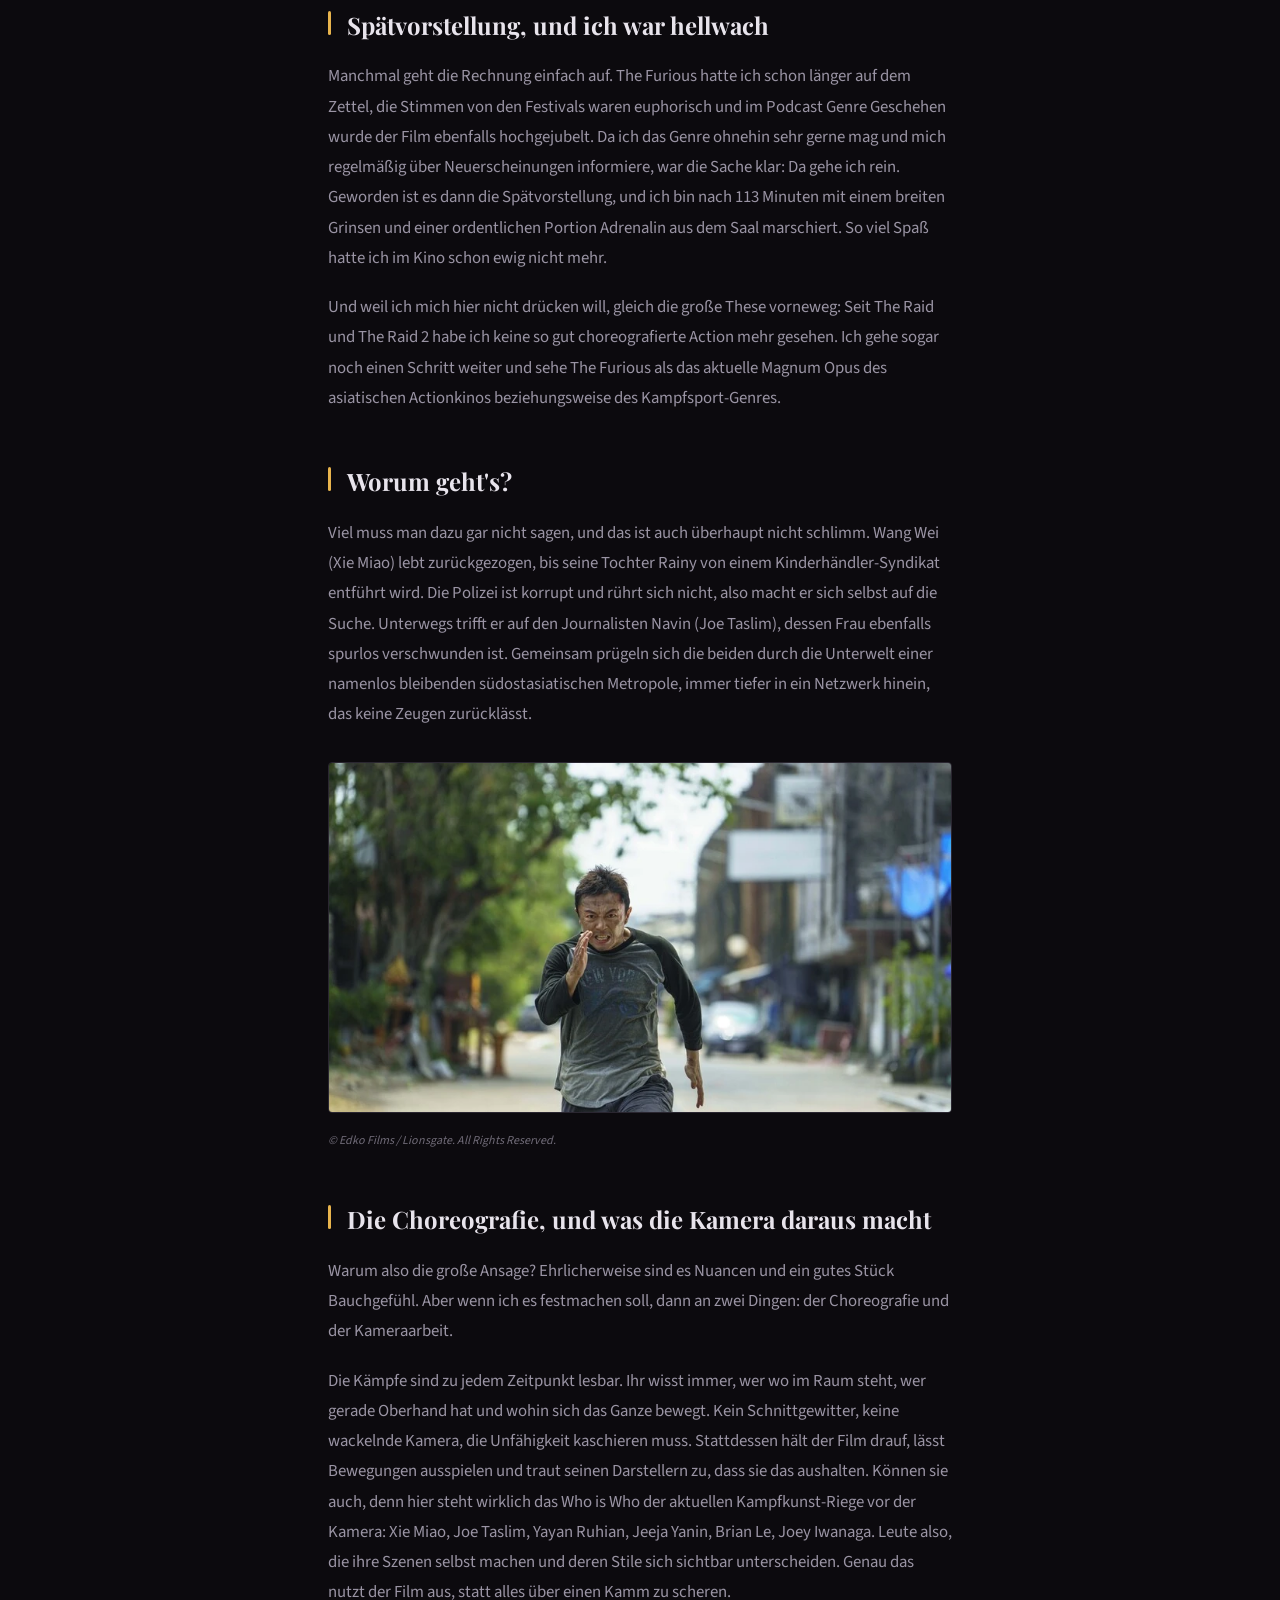
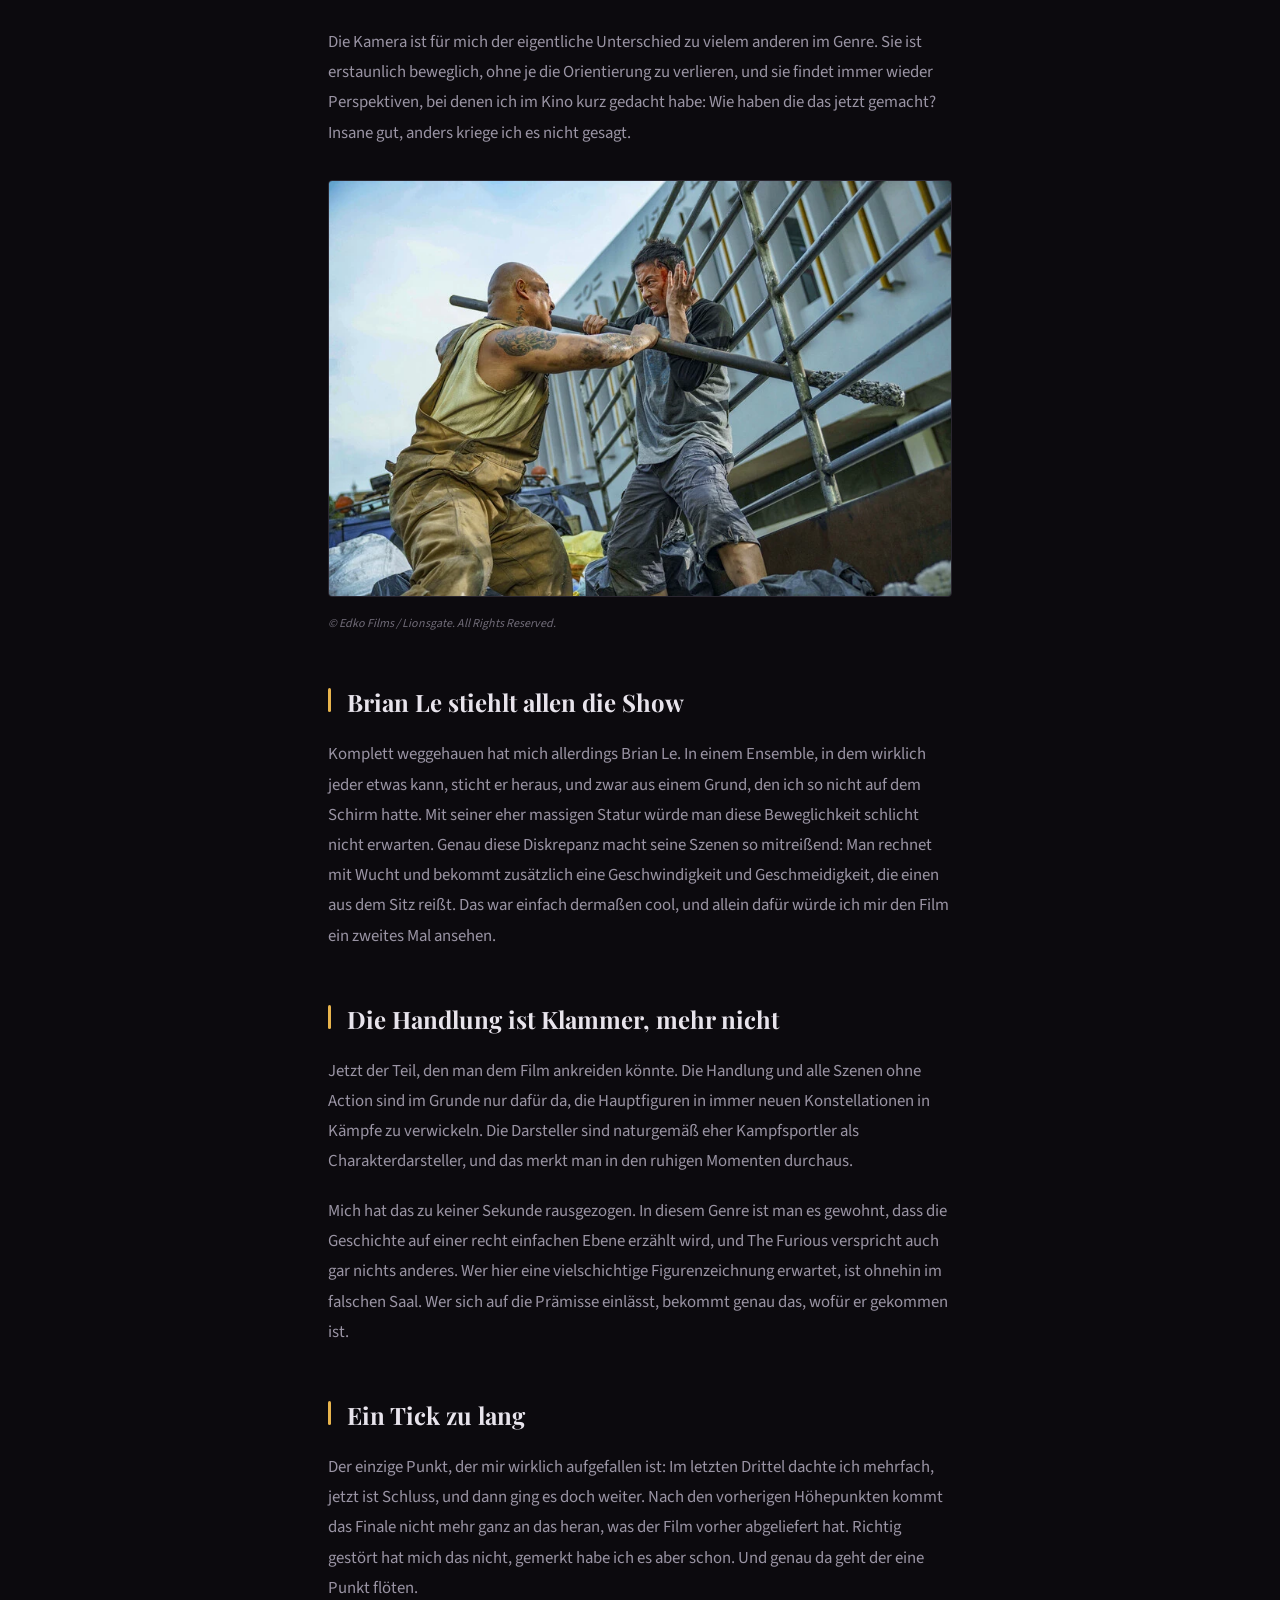
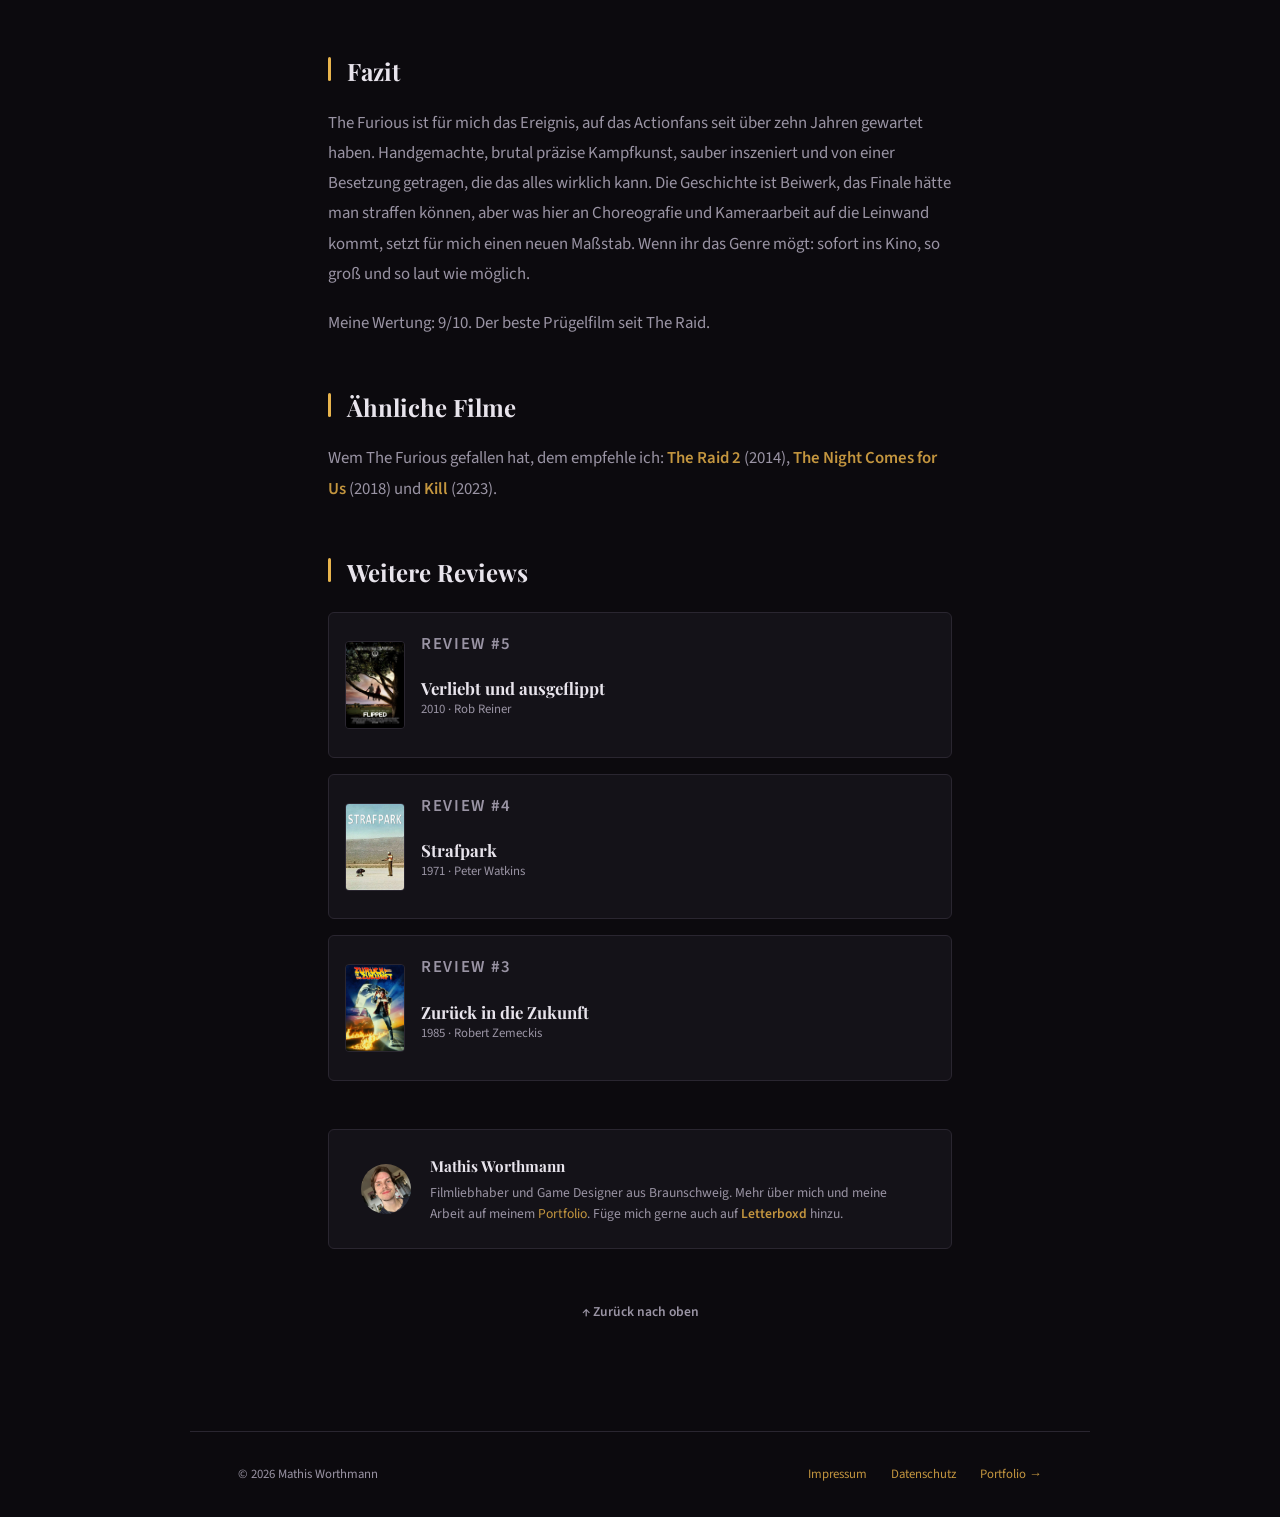
<file: the-furious.html>
<!DOCTYPE html>
<html lang="de">
<head>
<meta charset="UTF-8">
<meta name="viewport" content="width=device-width, initial-scale=1.0">
<meta name="description" content="The Furious von Kenji Tanigaki: die bestchoreografierte Action seit The Raid. Warum Brian Le allen die Show stiehlt und die Handlung nur Klammer zwischen den Kämpfen ist.">
<meta name="author" content="Mathis Worthmann">
<meta property="og:title" content="The Furious Review – Filmtagebuch">
<meta property="og:description" content="Die bestchoreografierte Action seit The Raid. Warum Brian Le allen die Show stiehlt und die Handlung nur Klammer zwischen den Kämpfen ist.">
<meta property="og:image" content="https://filmblog.mathisworthmann.de/images/TheFurious_Cover.webp">
<meta property="og:url" content="https://filmblog.mathisworthmann.de/the-furious.html">
<meta property="og:type" content="article">
<link rel="canonical" href="https://filmblog.mathisworthmann.de/the-furious.html">
<meta property="og:locale" content="de_DE">
<meta name="twitter:card" content="summary_large_image">
<meta name="twitter:title" content="The Furious Review – Filmtagebuch">
<meta name="twitter:description" content="Die bestchoreografierte Action seit The Raid. Warum Brian Le allen die Show stiehlt und die Handlung nur Klammer zwischen den Kämpfen ist.">
<meta name="twitter:image" content="https://filmblog.mathisworthmann.de/images/TheFurious_Cover.webp">
<link rel="icon" type="image/png" href="images/favicon.png">
<title>The Furious Review – Filmtagebuch</title>
<link rel="stylesheet" href="style.css">
<script type="application/ld+json">
{
  "@context": "https://schema.org",
  "@type": "Review",
  "author": { "@type": "Person", "name": "Mathis Worthmann", "url": "https://mathisworthmann.de/" },
  "datePublished": "2026-09",
  "reviewRating": { "@type": "Rating", "ratingValue": "9", "bestRating": "10", "worstRating": "1" },
  "itemReviewed": {
    "@type": "Movie",
    "name": "The Furious",
    "alternateName": "火遮眼",
    "dateCreated": "2025",
    "director": { "@type": "Person", "name": "Kenji Tanigaki" },
    "genre": ["Action", "Martial Arts"],
    "image": "https://filmblog.mathisworthmann.de/images/TheFurious_Cover.webp"
  },
  "url": "https://filmblog.mathisworthmann.de/the-furious.html"
}
</script>
</head>
<body>

<nav id="top">
  <a class="logo" href="index.html">Filmtagebuch</a>
  <div class="nav-links">
    <a href="index.html">Reviews</a>
    <a href="kontakt.html">Kontakt</a>
    <a href="https://mathisworthmann.de/" target="_blank" class="portfolio-link">← Portfolio</a>
  </div>
</nav>

<section class="review-hero">
  <a class="review-back" href="index.html">← Zurück zur Übersicht</a>
  <p class="review-meta">Review #6 · September 2026</p>
  <h1>The Furious</h1>
  <p class="film-details">
    2025 · Regie: <span>Kenji Tanigaki</span> · Drehbuch: <span>Mak Tin-shu u.&nbsp;a.</span>
  </p>
  <p class="film-details">
    Genre: <span>Martial Arts / Action</span> · Laufzeit: <span>113 Minuten</span>
  </p>
  <div class="review-rating">
    ★★★★★ <span style="font-size:0.85rem; color:var(--text-muted);"> 9/10 · Der beste Prügelfilm seit The Raid</span>
  </div>
  <p class="review-reading-time">☕ Lesezeit: ca. 4 Minuten</p>
</section>

<div class="review-content">

  <figure>
    <img src="images/TheFurious_Cover.webp" alt="The Furious – Filmplakat zum Martial-Arts-Actionfilm von Kenji Tanigaki">
    <figcaption>© Edko Films / Lionsgate. All Rights Reserved.</figcaption>
  </figure>

  <h2>Spätvorstellung, und ich war hellwach</h2>
  <p>
    Manchmal geht die Rechnung einfach auf. The Furious hatte ich schon länger auf dem Zettel, die Stimmen von den Festivals waren euphorisch und im Podcast Genre Geschehen wurde der Film ebenfalls hochgejubelt. Da ich das Genre ohnehin sehr gerne mag und mich regelmäßig über Neuerscheinungen informiere, war die Sache klar: Da gehe ich rein. Geworden ist es dann die Spätvorstellung, und ich bin nach 113 Minuten mit einem breiten Grinsen und einer ordentlichen Portion Adrenalin aus dem Saal marschiert. So viel Spaß hatte ich im Kino schon ewig nicht mehr.
  </p>
  <p>
    Und weil ich mich hier nicht drücken will, gleich die große These vorneweg: Seit The Raid und The Raid 2 habe ich keine so gut choreografierte Action mehr gesehen. Ich gehe sogar noch einen Schritt weiter und sehe The Furious als das aktuelle Magnum Opus des asiatischen Actionkinos beziehungsweise des Kampfsport-Genres.
  </p>

  <h2>Worum geht's?</h2>
  <p>
    Viel muss man dazu gar nicht sagen, und das ist auch überhaupt nicht schlimm. Wang Wei (Xie Miao) lebt zurückgezogen, bis seine Tochter Rainy von einem Kinderhändler-Syndikat entführt wird. Die Polizei ist korrupt und rührt sich nicht, also macht er sich selbst auf die Suche. Unterwegs trifft er auf den Journalisten Navin (Joe Taslim), dessen Frau ebenfalls spurlos verschwunden ist. Gemeinsam prügeln sich die beiden durch die Unterwelt einer namenlos bleibenden südostasiatischen Metropole, immer tiefer in ein Netzwerk hinein, das keine Zeugen zurücklässt.
  </p>

  <figure>
    <img loading="lazy" decoding="async" src="images/TheFurious_Rennen.webp" alt="Wang Wei rennt durch die nächtlichen Gassen der südostasiatischen Metropole">
    <figcaption>© Edko Films / Lionsgate. All Rights Reserved.</figcaption>
  </figure>

  <h2>Die Choreografie, und was die Kamera daraus macht</h2>
  <p>
    Warum also die große Ansage? Ehrlicherweise sind es Nuancen und ein gutes Stück Bauchgefühl. Aber wenn ich es festmachen soll, dann an zwei Dingen: der Choreografie und der Kameraarbeit.
  </p>
  <p>
    Die Kämpfe sind zu jedem Zeitpunkt lesbar. Ihr wisst immer, wer wo im Raum steht, wer gerade Oberhand hat und wohin sich das Ganze bewegt. Kein Schnittgewitter, keine wackelnde Kamera, die Unfähigkeit kaschieren muss. Stattdessen hält der Film drauf, lässt Bewegungen ausspielen und traut seinen Darstellern zu, dass sie das aushalten. Können sie auch, denn hier steht wirklich das Who is Who der aktuellen Kampfkunst-Riege vor der Kamera: Xie Miao, Joe Taslim, Yayan Ruhian, Jeeja Yanin, Brian Le, Joey Iwanaga. Leute also, die ihre Szenen selbst machen und deren Stile sich sichtbar unterscheiden. Genau das nutzt der Film aus, statt alles über einen Kamm zu scheren.
  </p>
  <p>
    Die Kamera ist für mich der eigentliche Unterschied zu vielem anderen im Genre. Sie ist erstaunlich beweglich, ohne je die Orientierung zu verlieren, und sie findet immer wieder Perspektiven, bei denen ich im Kino kurz gedacht habe: Wie haben die das jetzt gemacht? Insane gut, anders kriege ich es nicht gesagt.
  </p>

  <figure>
    <img loading="lazy" decoding="async" src="images/TheFurious_Kampf.webp" alt="Zwei Kämpfer im Nahkampf in einer Szene aus The Furious">
    <figcaption>© Edko Films / Lionsgate. All Rights Reserved.</figcaption>
  </figure>

  <h2>Brian Le stiehlt allen die Show</h2>
  <p>
    Komplett weggehauen hat mich allerdings Brian Le. In einem Ensemble, in dem wirklich jeder etwas kann, sticht er heraus, und zwar aus einem Grund, den ich so nicht auf dem Schirm hatte. Mit seiner eher massigen Statur würde man diese Beweglichkeit schlicht nicht erwarten. Genau diese Diskrepanz macht seine Szenen so mitreißend: Man rechnet mit Wucht und bekommt zusätzlich eine Geschwindigkeit und Geschmeidigkeit, die einen aus dem Sitz reißt. Das war einfach dermaßen cool, und allein dafür würde ich mir den Film ein zweites Mal ansehen.
  </p>

  <h2>Die Handlung ist Klammer, mehr nicht</h2>
  <p>
    Jetzt der Teil, den man dem Film ankreiden könnte. Die Handlung und alle Szenen ohne Action sind im Grunde nur dafür da, die Hauptfiguren in immer neuen Konstellationen in Kämpfe zu verwickeln. Die Darsteller sind naturgemäß eher Kampfsportler als Charakterdarsteller, und das merkt man in den ruhigen Momenten durchaus.
  </p>
  <p>
    Mich hat das zu keiner Sekunde rausgezogen. In diesem Genre ist man es gewohnt, dass die Geschichte auf einer recht einfachen Ebene erzählt wird, und The Furious verspricht auch gar nichts anderes. Wer hier eine vielschichtige Figurenzeichnung erwartet, ist ohnehin im falschen Saal. Wer sich auf die Prämisse einlässt, bekommt genau das, wofür er gekommen ist.
  </p>

  <h2>Ein Tick zu lang</h2>
  <p>
    Der einzige Punkt, der mir wirklich aufgefallen ist: Im letzten Drittel dachte ich mehrfach, jetzt ist Schluss, und dann ging es doch weiter. Nach den vorherigen Höhepunkten kommt das Finale nicht mehr ganz an das heran, was der Film vorher abgeliefert hat. Richtig gestört hat mich das nicht, gemerkt habe ich es aber schon. Und genau da geht der eine Punkt flöten.
  </p>

  <h2>Fazit</h2>
  <p>
    The Furious ist für mich das Ereignis, auf das Actionfans seit über zehn Jahren gewartet haben. Handgemachte, brutal präzise Kampfkunst, sauber inszeniert und von einer Besetzung getragen, die das alles wirklich kann. Die Geschichte ist Beiwerk, das Finale hätte man straffen können, aber was hier an Choreografie und Kameraarbeit auf die Leinwand kommt, setzt für mich einen neuen Maßstab. Wenn ihr das Genre mögt: sofort ins Kino, so groß und so laut wie möglich.
  </p>
  <p>
    Meine Wertung: 9/10. Der beste Prügelfilm seit The Raid.
  </p>

  <h2>Ähnliche Filme</h2>
  <p>
    Wem The Furious gefallen hat, dem empfehle ich: <a href="https://letterboxd.com/film/the-raid-2/" target="_blank" style="color:var(--accent-dim);text-decoration:none;"><strong>The Raid 2</strong></a> (2014), <a href="https://letterboxd.com/film/the-night-comes-for-us/" target="_blank" style="color:var(--accent-dim);text-decoration:none;"><strong>The Night Comes for Us</strong></a> (2018) und <a href="https://letterboxd.com/film/kill-2023/" target="_blank" style="color:var(--accent-dim);text-decoration:none;"><strong>Kill</strong></a> (2023).
  </p>

  <section class="more-reviews">
    <h2>Weitere Reviews</h2>
    <div class="more-reviews-grid">
    <a class="more-review-card" href="verliebt-und-ausgeflippt.html">
      <img loading="lazy" decoding="async" src="images/Flipped_Cover.webp" alt="Verliebt und ausgeflippt Poster">
      <div class="more-review-text">
        <p class="review-meta">Review #5</p>
        <h3>Verliebt und ausgeflippt</h3>
        <p class="film-year">2010 · Rob Reiner</p>
      </div>
    </a>
    <a class="more-review-card" href="strafpark.html">
      <img loading="lazy" decoding="async" src="images/Strafpark_Cover.webp" alt="Strafpark Poster">
      <div class="more-review-text">
        <p class="review-meta">Review #4</p>
        <h3>Strafpark</h3>
        <p class="film-year">1971 · Peter Watkins</p>
      </div>
    </a>
    <a class="more-review-card" href="back-to-the-future.html">
      <img loading="lazy" decoding="async" src="images/BackToTheFuture_Cover.webp" alt="Zurück in die Zukunft Poster">
      <div class="more-review-text">
        <p class="review-meta">Review #3</p>
        <h3>Zurück in die Zukunft</h3>
        <p class="film-year">1985 · Robert Zemeckis</p>
      </div>
    </a>
    </div>
  </section>

  <div class="review-author">
    <img loading="lazy" decoding="async" src="images/portrait.jpeg" alt="Mathis Worthmann" style="width:50px; height:50px; border-radius:50%; object-fit:cover; flex-shrink:0;">
    <div class="review-author-text">
      <span class="review-author-name">Mathis Worthmann</span>
      <span class="review-author-bio">Filmliebhaber und Game Designer aus Braunschweig. Mehr über mich und meine Arbeit auf meinem <a href="https://mathisworthmann.de/" target="_blank">Portfolio</a>. Füge mich gerne auch auf <a href="https://letterboxd.com/XerxesIV/" target="_blank" style="color:var(--accent-dim);text-decoration:none;"><strong>Letterboxd</strong></a> hinzu.</span>
    </div>
  </div>

  <a class="back-to-top" href="#top">↑ Zurück nach oben</a>

</div>

<footer>
  <span>© 2026 Mathis Worthmann</span>
  <div class="footer-links">
    <a href="impressum.html">Impressum</a>
    <a href="datenschutz.html">Datenschutz</a>
    <a href="https://mathisworthmann.de/" target="_blank">Portfolio →</a>
  </div>
</footer>

</body>
</html>
</file>
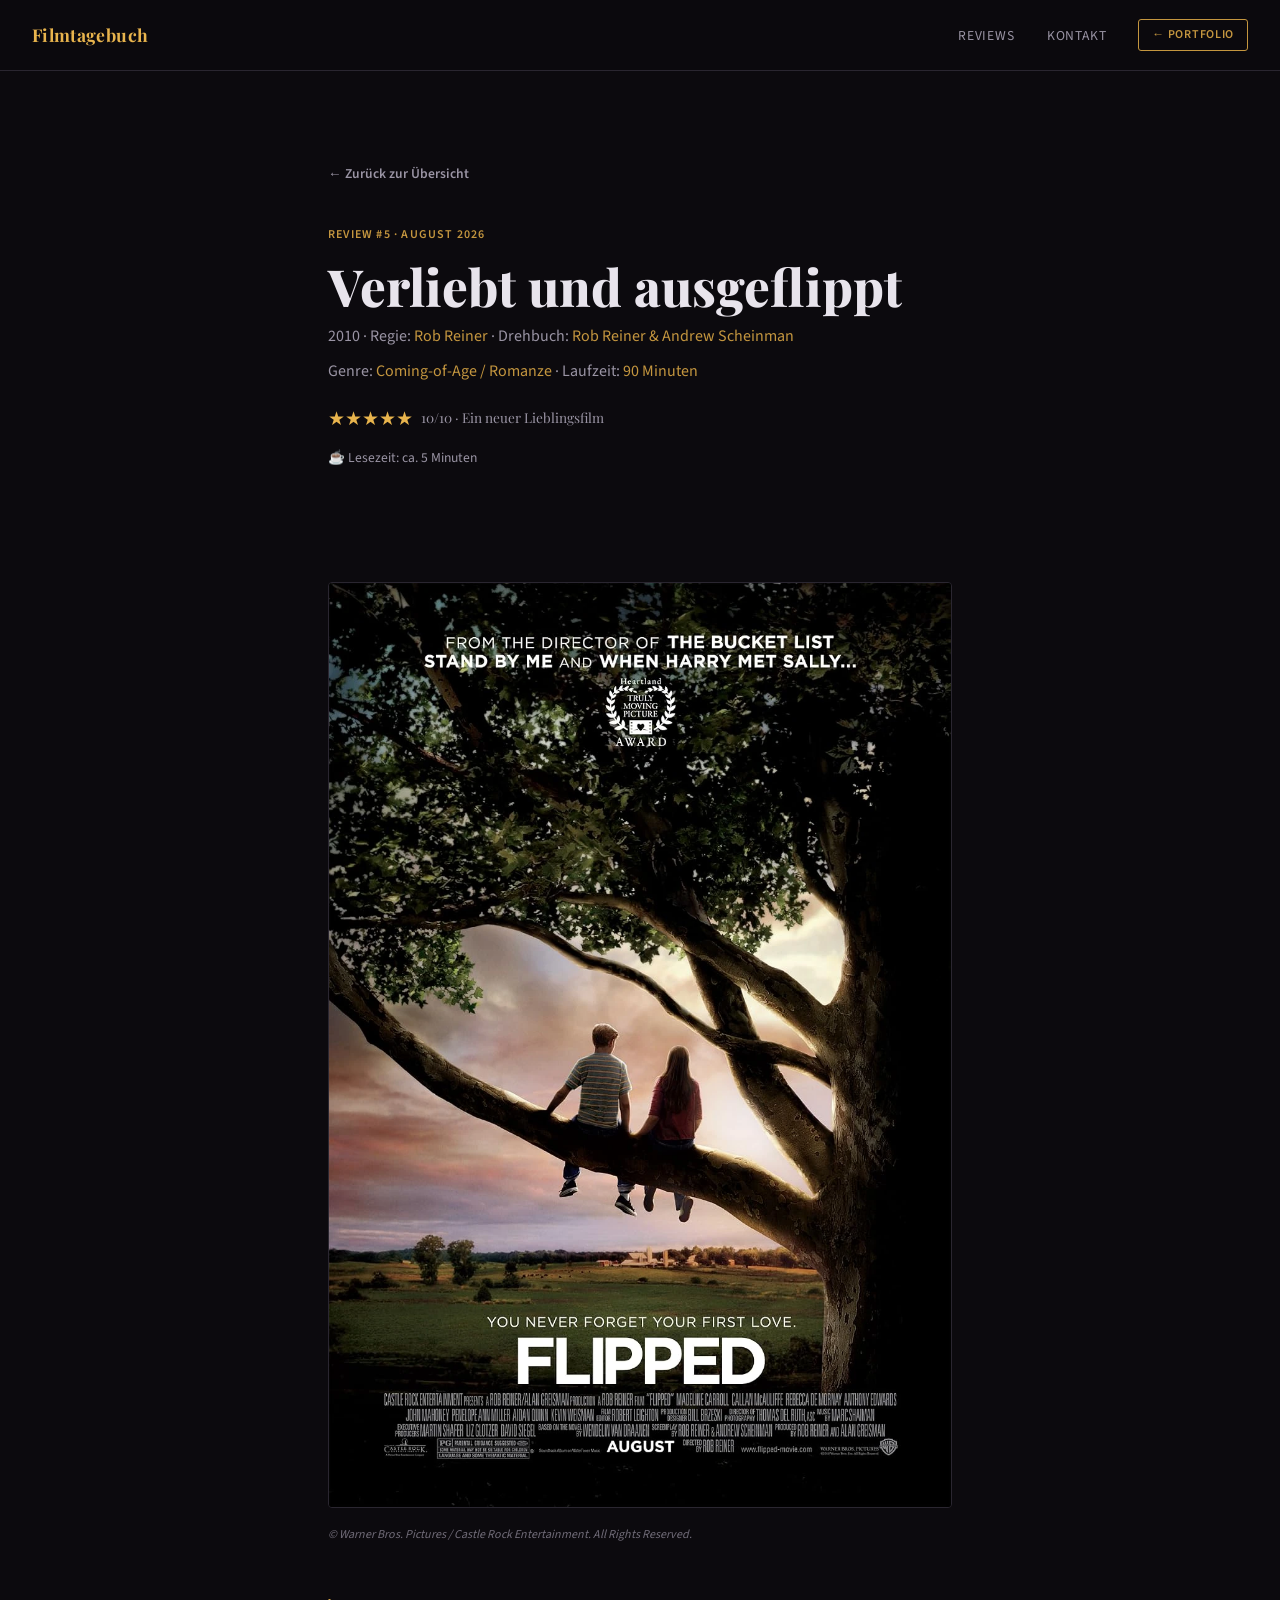
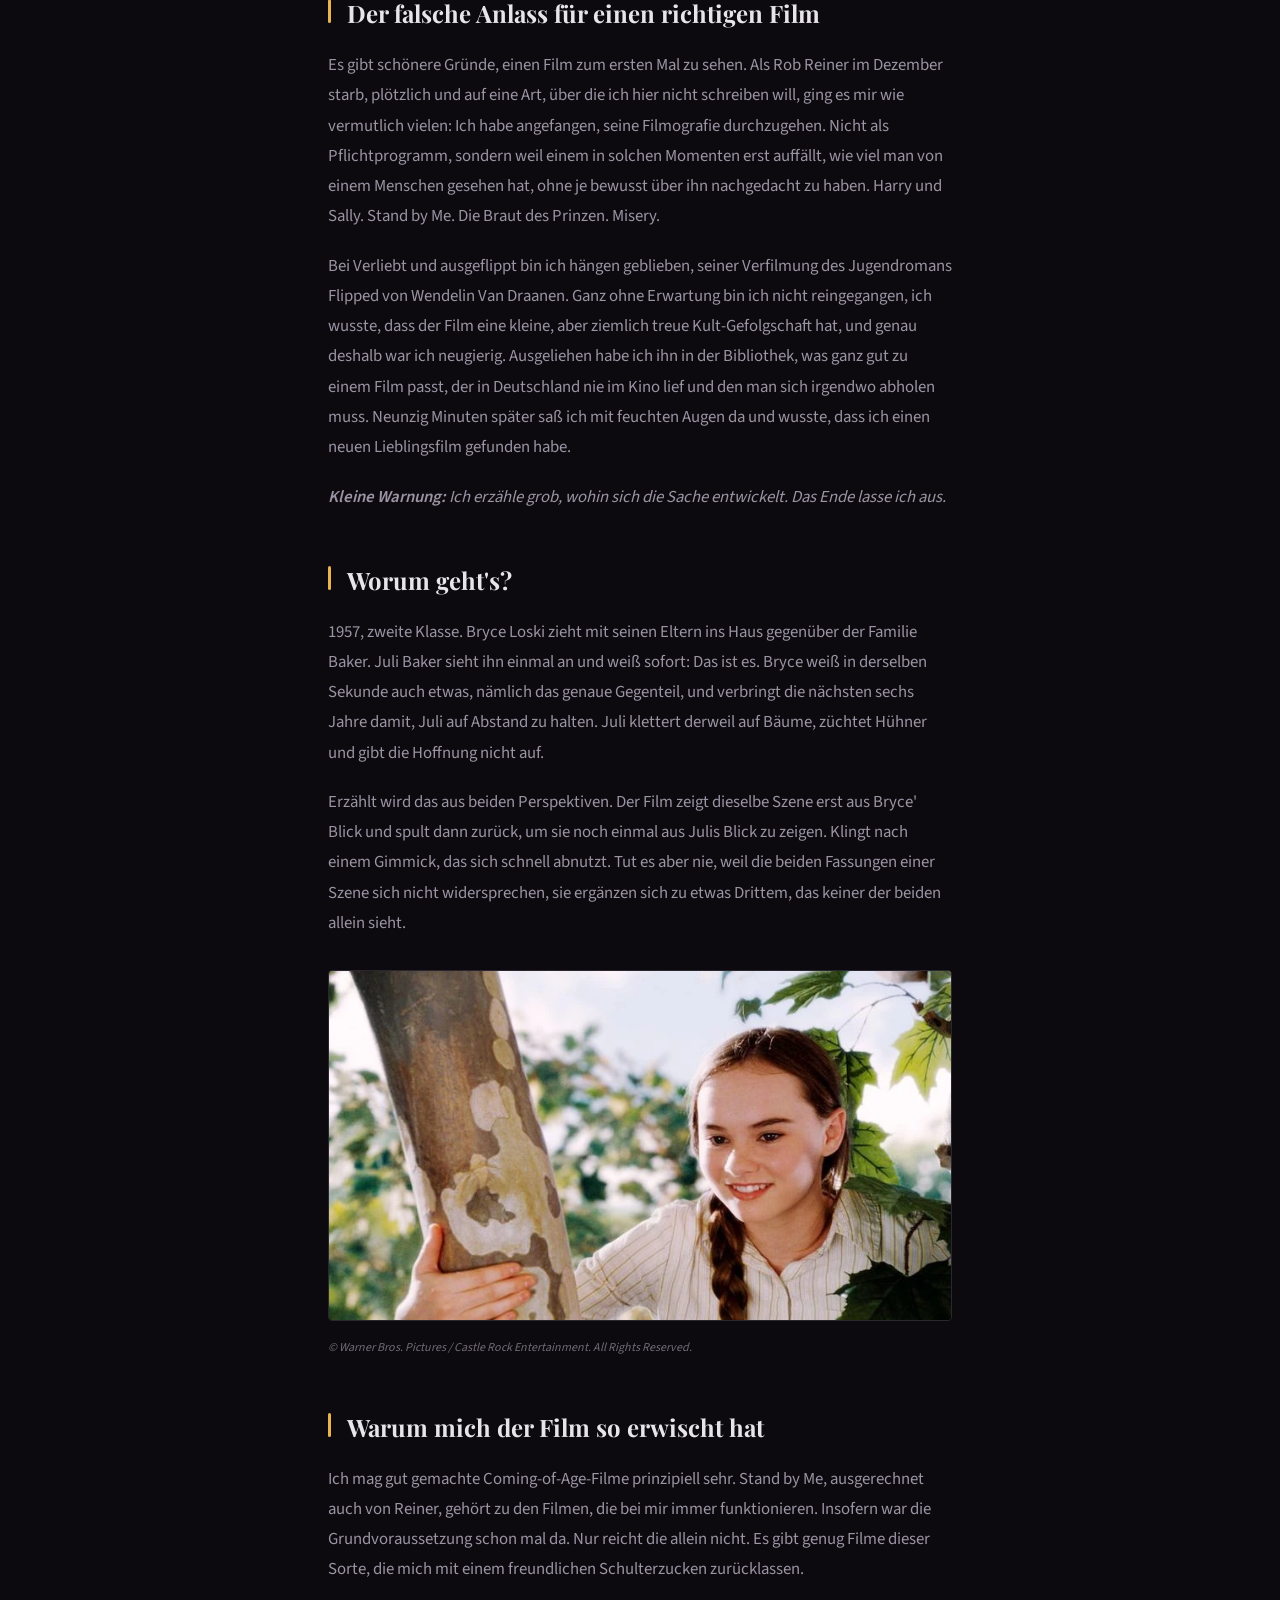
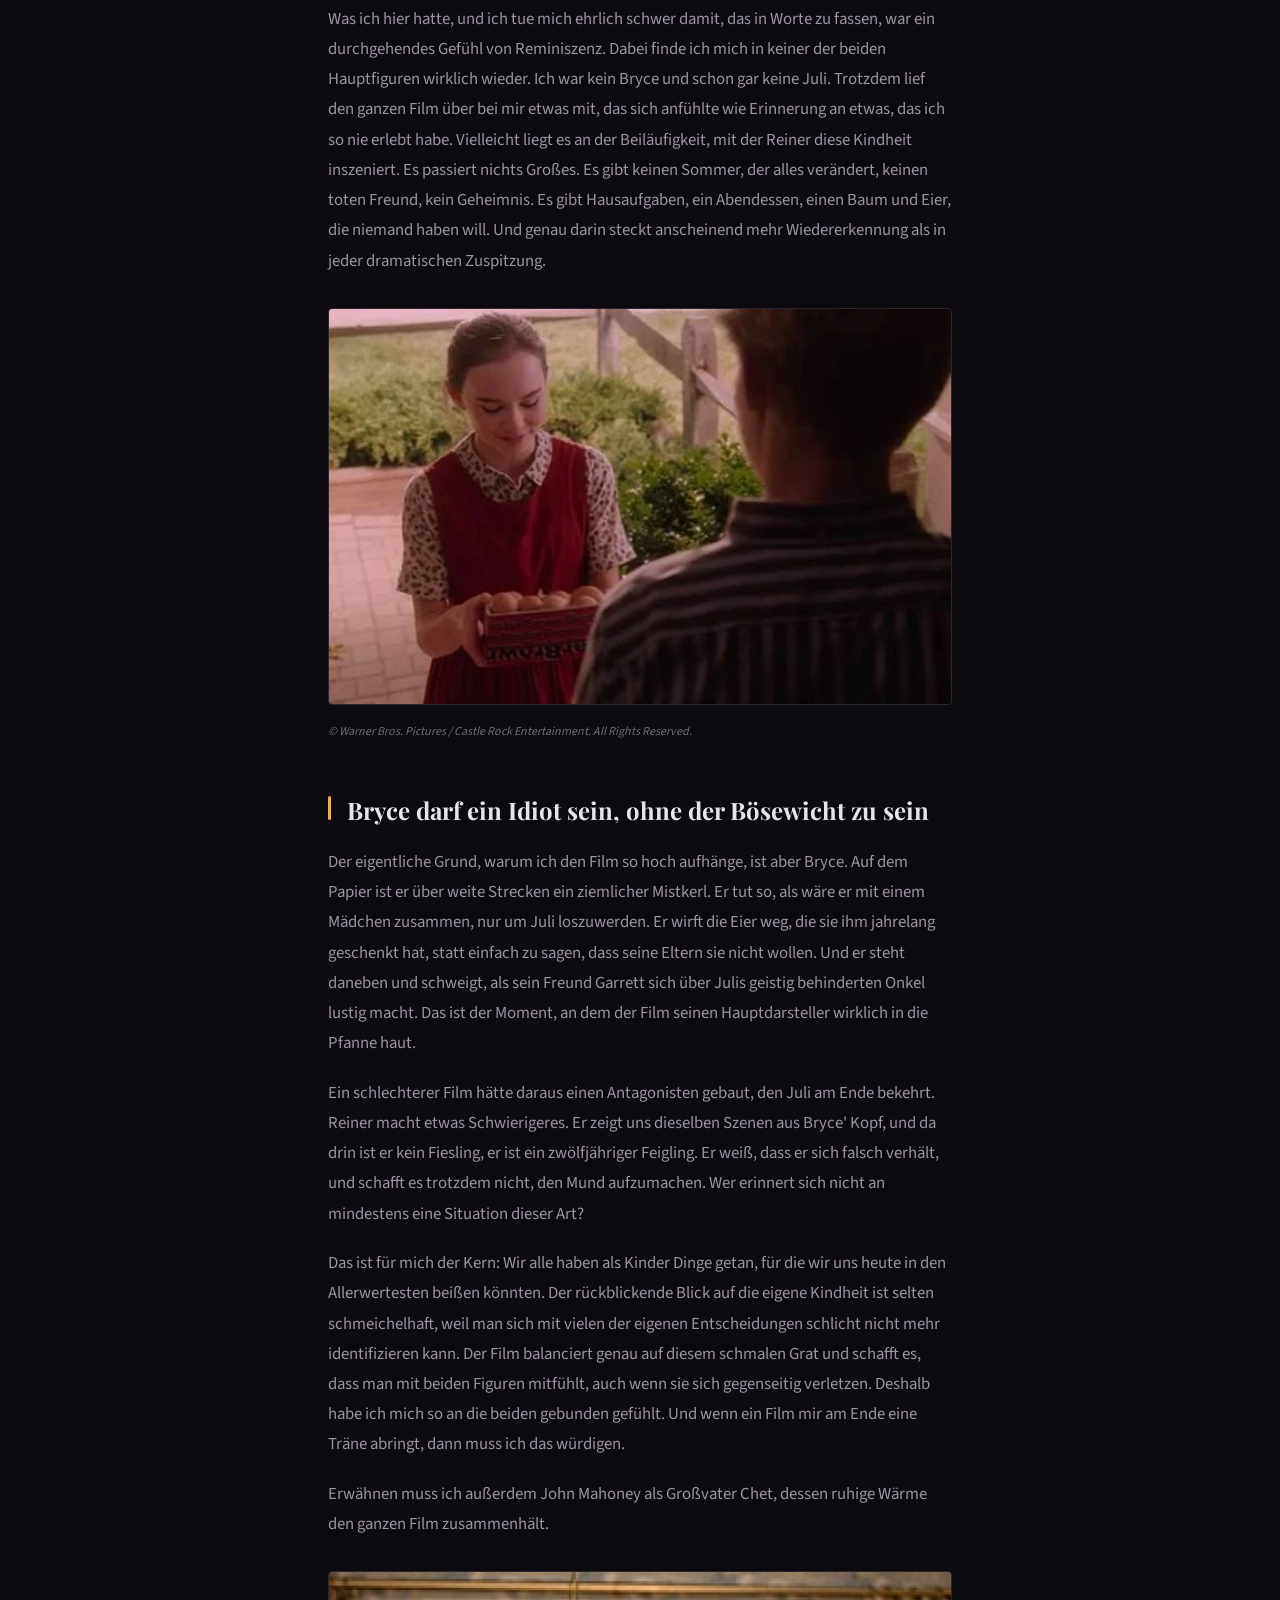
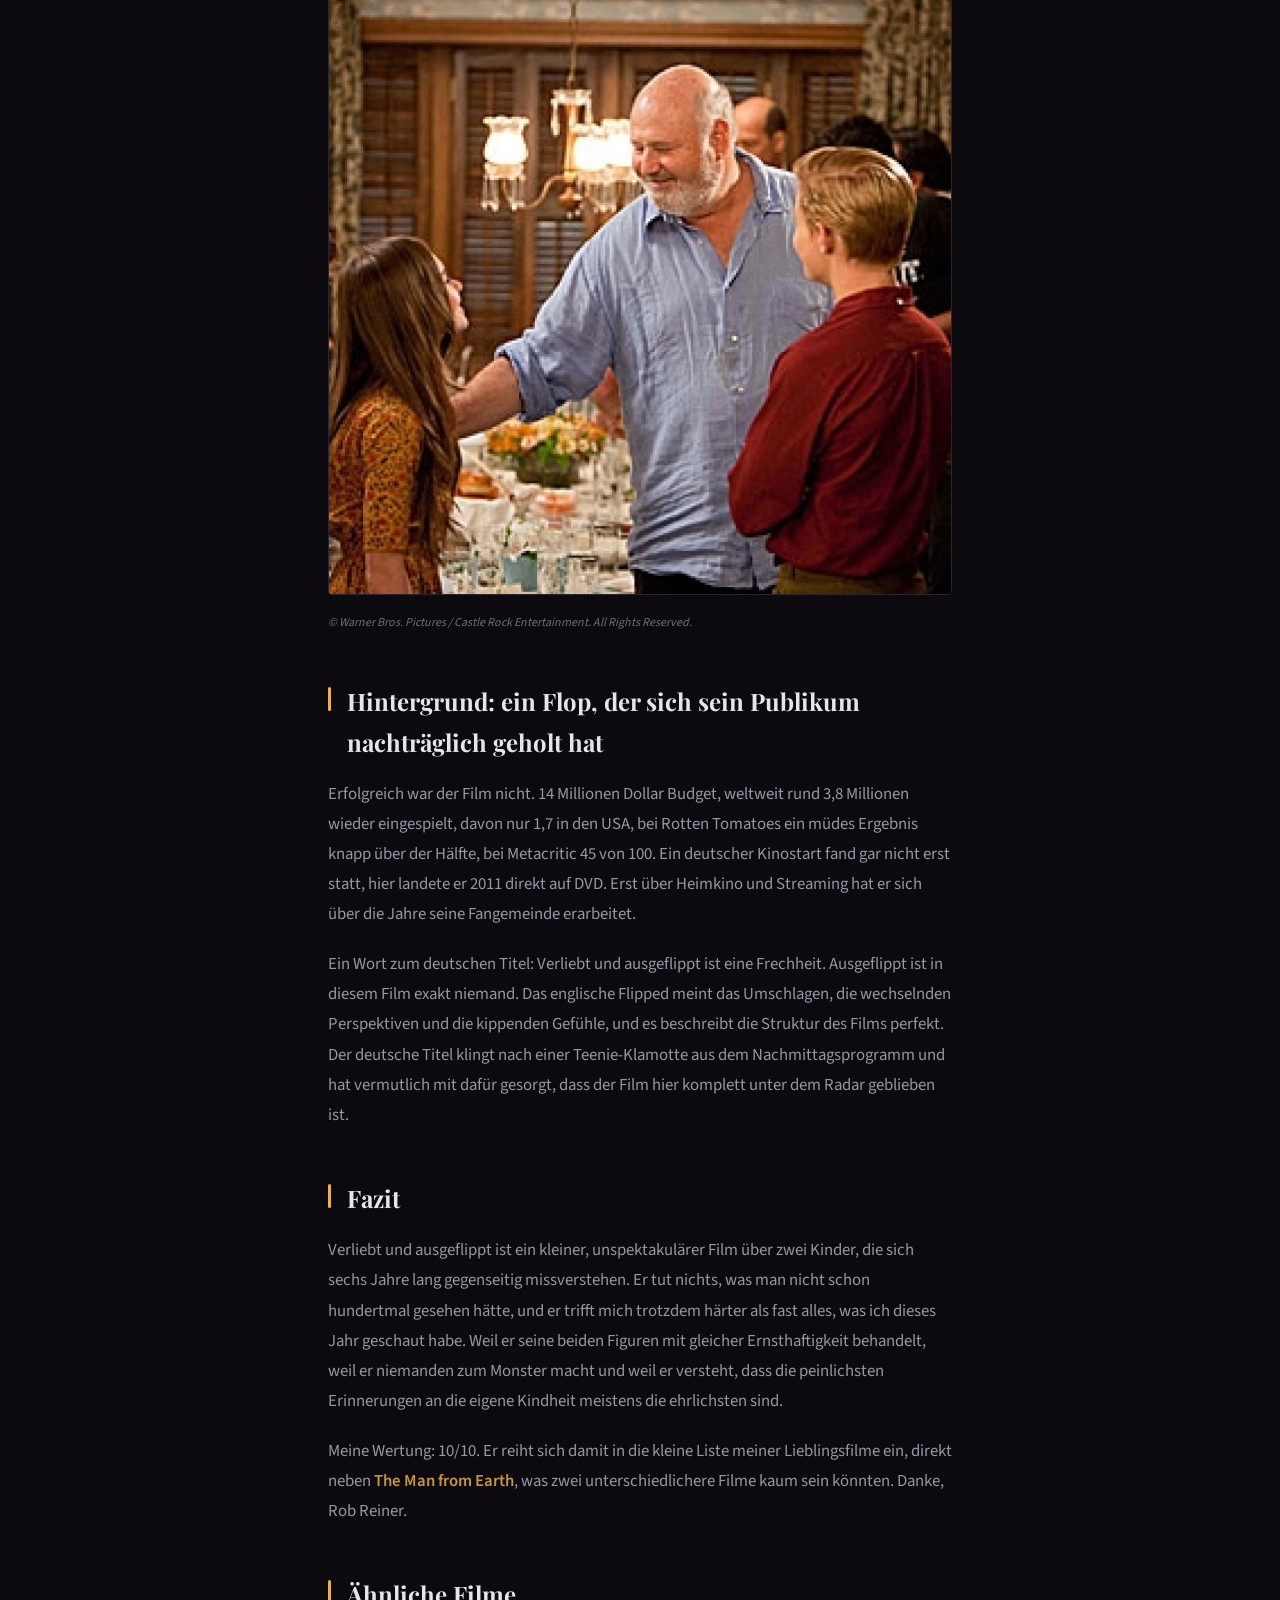
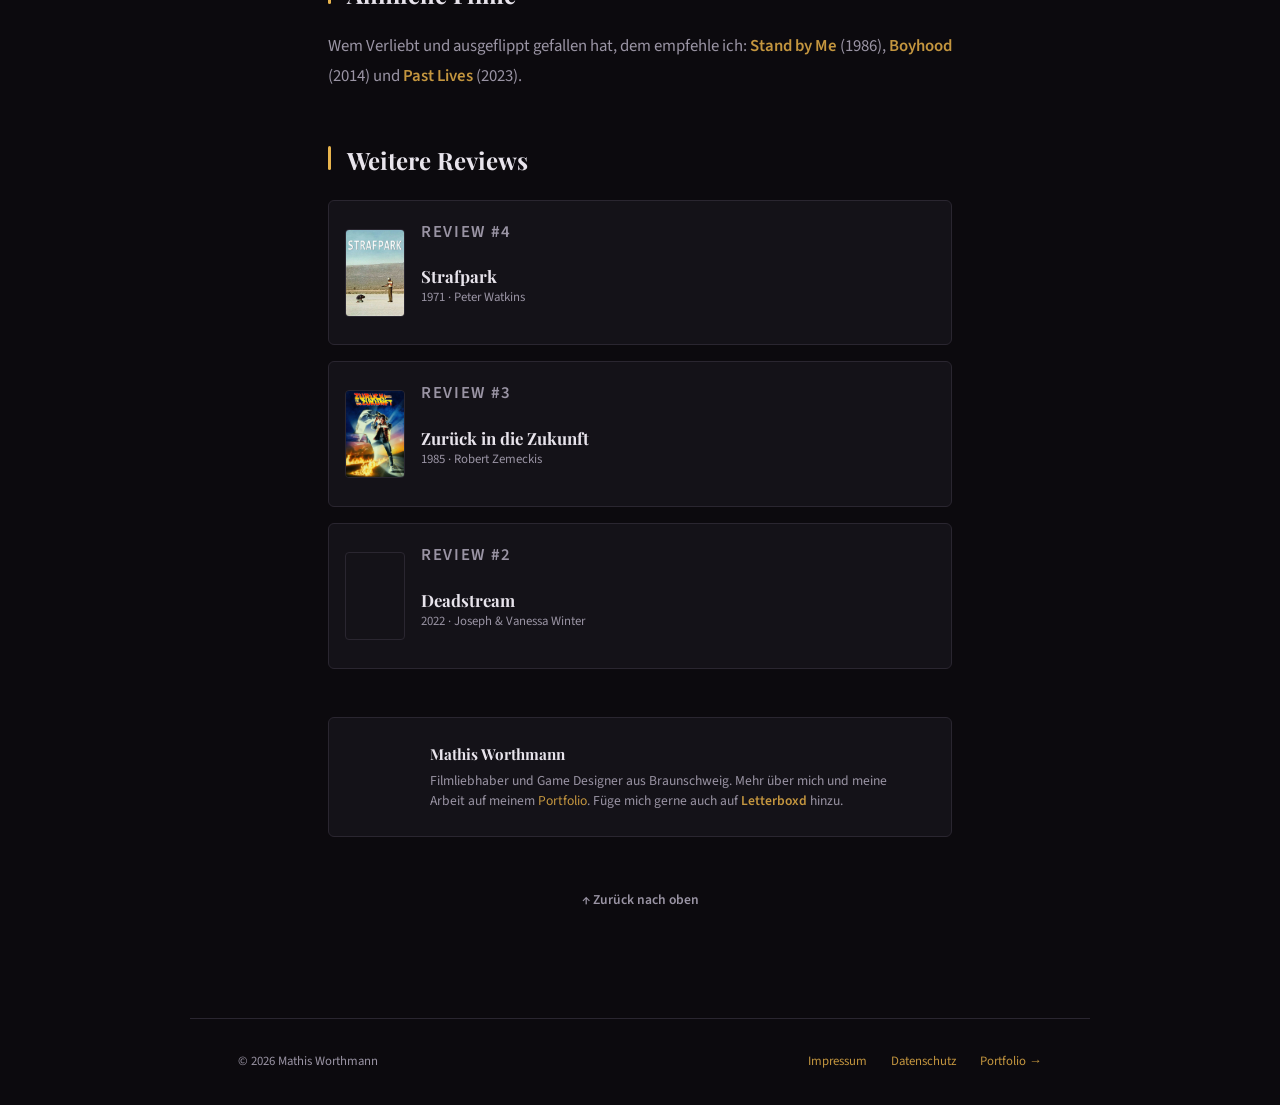
<file: verliebt-und-ausgeflippt.html>
<!DOCTYPE html>
<html lang="de">
<head>
<meta charset="UTF-8">
<meta name="viewport" content="width=device-width, initial-scale=1.0">
<meta name="description" content="Verliebt und ausgeflippt (Flipped) von Rob Reiner: Warum dieser kleine Coming-of-Age-Film aus zwei Perspektiven mich härter getroffen hat als fast alles andere. Review aus dem Filmtagebuch.">
<meta name="author" content="Mathis Worthmann">
<meta property="og:title" content="Verliebt und ausgeflippt Review – Filmtagebuch">
<meta property="og:description" content="Rob Reiners Coming-of-Age-Film erzählt sechs Jahre erste Liebe zweimal, aus zwei Blickwinkeln. Ein neuer Lieblingsfilm.">
<meta property="og:image" content="https://filmblog.mathisworthmann.de/images/Flipped_Cover.webp">
<meta property="og:url" content="https://filmblog.mathisworthmann.de/verliebt-und-ausgeflippt.html">
<meta property="og:type" content="article">
<link rel="canonical" href="https://filmblog.mathisworthmann.de/verliebt-und-ausgeflippt.html">
<meta property="og:locale" content="de_DE">
<meta name="twitter:card" content="summary_large_image">
<meta name="twitter:title" content="Verliebt und ausgeflippt Review – Filmtagebuch">
<meta name="twitter:description" content="Rob Reiners Coming-of-Age-Film erzählt sechs Jahre erste Liebe zweimal, aus zwei Blickwinkeln. Ein neuer Lieblingsfilm.">
<meta name="twitter:image" content="https://filmblog.mathisworthmann.de/images/Flipped_Cover.webp">
<link rel="icon" type="image/png" href="images/favicon.png">
<title>Verliebt und ausgeflippt Review – Filmtagebuch</title>
<link rel="stylesheet" href="style.css">
<script type="application/ld+json">
{
  "@context": "https://schema.org",
  "@type": "Review",
  "author": { "@type": "Person", "name": "Mathis Worthmann", "url": "https://mathisworthmann.de/" },
  "datePublished": "2026-08",
  "reviewRating": { "@type": "Rating", "ratingValue": "10", "bestRating": "10", "worstRating": "1" },
  "itemReviewed": {
    "@type": "Movie",
    "name": "Verliebt und ausgeflippt",
    "alternateName": "Flipped",
    "dateCreated": "2010",
    "director": { "@type": "Person", "name": "Rob Reiner" },
    "genre": ["Coming-of-Age", "Romanze"],
    "image": "https://filmblog.mathisworthmann.de/images/Flipped_Cover.webp"
  },
  "url": "https://filmblog.mathisworthmann.de/verliebt-und-ausgeflippt.html"
}
</script>
</head>
<body>

<nav id="top">
  <a class="logo" href="index.html">Filmtagebuch</a>
  <div class="nav-links">
    <a href="index.html">Reviews</a>
    <a href="kontakt.html">Kontakt</a>
    <a href="https://mathisworthmann.de/" target="_blank" class="portfolio-link">← Portfolio</a>
  </div>
</nav>

<section class="review-hero">
  <a class="review-back" href="index.html">← Zurück zur Übersicht</a>
  <p class="review-meta">Review #5 · August 2026</p>
  <h1>Verliebt und ausgeflippt</h1>
  <p class="film-details">
    2010 · Regie: <span>Rob Reiner</span> · Drehbuch: <span>Rob Reiner &amp; Andrew Scheinman</span>
  </p>
  <p class="film-details">
    Genre: <span>Coming-of-Age / Romanze</span> · Laufzeit: <span>90 Minuten</span>
  </p>
  <div class="review-rating">
    ★★★★★ <span style="font-size:0.85rem; color:var(--text-muted);"> 10/10 · Ein neuer Lieblingsfilm</span>
  </div>
  <p class="review-reading-time">☕ Lesezeit: ca. 5 Minuten</p>
</section>

<div class="review-content">

  <figure>
    <img src="images/Flipped_Cover.webp" alt="Originales Filmplakat zu Flipped: Juli und Bryce sitzen von hinten zu sehen auf dem Ast der alten Platane, darunter weite Felder im Abendlicht">
    <figcaption>© Warner Bros. Pictures / Castle Rock Entertainment. All Rights Reserved.</figcaption>
  </figure>

  <h2>Der falsche Anlass für einen richtigen Film</h2>
  <p>
    Es gibt schönere Gründe, einen Film zum ersten Mal zu sehen. Als Rob Reiner im Dezember starb, plötzlich und auf eine Art, über die ich hier nicht schreiben will, ging es mir wie vermutlich vielen: Ich habe angefangen, seine Filmografie durchzugehen. Nicht als Pflichtprogramm, sondern weil einem in solchen Momenten erst auffällt, wie viel man von einem Menschen gesehen hat, ohne je bewusst über ihn nachgedacht zu haben. Harry und Sally. Stand by Me. Die Braut des Prinzen. Misery.
  </p>
  <p>
    Bei Verliebt und ausgeflippt bin ich hängen geblieben, seiner Verfilmung des Jugendromans Flipped von Wendelin Van Draanen. Ganz ohne Erwartung bin ich nicht reingegangen, ich wusste, dass der Film eine kleine, aber ziemlich treue Kult-Gefolgschaft hat, und genau deshalb war ich neugierig. Ausgeliehen habe ich ihn in der Bibliothek, was ganz gut zu einem Film passt, der in Deutschland nie im Kino lief und den man sich irgendwo abholen muss. Neunzig Minuten später saß ich mit feuchten Augen da und wusste, dass ich einen neuen Lieblingsfilm gefunden habe.
  </p>
  <p>
    <em><strong>Kleine Warnung:</strong> Ich erzähle grob, wohin sich die Sache entwickelt. Das Ende lasse ich aus.</em>
  </p>

  <h2>Worum geht's?</h2>
  <p>
    1957, zweite Klasse. Bryce Loski zieht mit seinen Eltern ins Haus gegenüber der Familie Baker. Juli Baker sieht ihn einmal an und weiß sofort: Das ist es. Bryce weiß in derselben Sekunde auch etwas, nämlich das genaue Gegenteil, und verbringt die nächsten sechs Jahre damit, Juli auf Abstand zu halten. Juli klettert derweil auf Bäume, züchtet Hühner und gibt die Hoffnung nicht auf.
  </p>
  <p>
    Erzählt wird das aus beiden Perspektiven. Der Film zeigt dieselbe Szene erst aus Bryce' Blick und spult dann zurück, um sie noch einmal aus Julis Blick zu zeigen. Klingt nach einem Gimmick, das sich schnell abnutzt. Tut es aber nie, weil die beiden Fassungen einer Szene sich nicht widersprechen, sie ergänzen sich zu etwas Drittem, das keiner der beiden allein sieht.
  </p>

  <figure>
    <img loading="lazy" decoding="async" src="images/Flipped_Tree.webp" alt="Juli Baker lächelt, an den Stamm der alten Platane gelehnt, umgeben von Blättern">
    <figcaption>© Warner Bros. Pictures / Castle Rock Entertainment. All Rights Reserved.</figcaption>
  </figure>

  <h2>Warum mich der Film so erwischt hat</h2>
  <p>
    Ich mag gut gemachte Coming-of-Age-Filme prinzipiell sehr. Stand by Me, ausgerechnet auch von Reiner, gehört zu den Filmen, die bei mir immer funktionieren. Insofern war die Grundvoraussetzung schon mal da. Nur reicht die allein nicht. Es gibt genug Filme dieser Sorte, die mich mit einem freundlichen Schulterzucken zurücklassen.
  </p>
  <p>
    Was ich hier hatte, und ich tue mich ehrlich schwer damit, das in Worte zu fassen, war ein durchgehendes Gefühl von Reminiszenz. Dabei finde ich mich in keiner der beiden Hauptfiguren wirklich wieder. Ich war kein Bryce und schon gar keine Juli. Trotzdem lief den ganzen Film über bei mir etwas mit, das sich anfühlte wie Erinnerung an etwas, das ich so nie erlebt habe. Vielleicht liegt es an der Beiläufigkeit, mit der Reiner diese Kindheit inszeniert. Es passiert nichts Großes. Es gibt keinen Sommer, der alles verändert, keinen toten Freund, kein Geheimnis. Es gibt Hausaufgaben, ein Abendessen, einen Baum und Eier, die niemand haben will. Und genau darin steckt anscheinend mehr Wiedererkennung als in jeder dramatischen Zuspitzung.
  </p>

  <figure>
    <img loading="lazy" decoding="async" src="images/Flipped_Eggs.webp" alt="Juli Baker bringt den Nachbarn einen Karton mit frischen Eiern">
    <figcaption>© Warner Bros. Pictures / Castle Rock Entertainment. All Rights Reserved.</figcaption>
  </figure>

  <h2>Bryce darf ein Idiot sein, ohne der Bösewicht zu sein</h2>
  <p>
    Der eigentliche Grund, warum ich den Film so hoch aufhänge, ist aber Bryce. Auf dem Papier ist er über weite Strecken ein ziemlicher Mistkerl. Er tut so, als wäre er mit einem Mädchen zusammen, nur um Juli loszuwerden. Er wirft die Eier weg, die sie ihm jahrelang geschenkt hat, statt einfach zu sagen, dass seine Eltern sie nicht wollen. Und er steht daneben und schweigt, als sein Freund Garrett sich über Julis geistig behinderten Onkel lustig macht. Das ist der Moment, an dem der Film seinen Hauptdarsteller wirklich in die Pfanne haut.
  </p>
  <p>
    Ein schlechterer Film hätte daraus einen Antagonisten gebaut, den Juli am Ende bekehrt. Reiner macht etwas Schwierigeres. Er zeigt uns dieselben Szenen aus Bryce' Kopf, und da drin ist er kein Fiesling, er ist ein zwölfjähriger Feigling. Er weiß, dass er sich falsch verhält, und schafft es trotzdem nicht, den Mund aufzumachen. Wer erinnert sich nicht an mindestens eine Situation dieser Art?
  </p>
  <p>
    Das ist für mich der Kern: Wir alle haben als Kinder Dinge getan, für die wir uns heute in den Allerwertesten beißen könnten. Der rückblickende Blick auf die eigene Kindheit ist selten schmeichelhaft, weil man sich mit vielen der eigenen Entscheidungen schlicht nicht mehr identifizieren kann. Der Film balanciert genau auf diesem schmalen Grat und schafft es, dass man mit beiden Figuren mitfühlt, auch wenn sie sich gegenseitig verletzen. Deshalb habe ich mich so an die beiden gebunden gefühlt. Und wenn ein Film mir am Ende eine Träne abringt, dann muss ich das würdigen.
  </p>
  <p>
    Erwähnen muss ich außerdem John Mahoney als Großvater Chet, dessen ruhige Wärme den ganzen Film zusammenhält.
  </p>

  <figure>
    <img loading="lazy" decoding="async" src="images/Flipped_Set.webp" alt="Rob Reiner am Set von Verliebt und ausgeflippt">
    <figcaption>© Warner Bros. Pictures / Castle Rock Entertainment. All Rights Reserved.</figcaption>
  </figure>

  <h2>Hintergrund: ein Flop, der sich sein Publikum nachträglich geholt hat</h2>
  <p>
    Erfolgreich war der Film nicht. 14 Millionen Dollar Budget, weltweit rund 3,8 Millionen wieder eingespielt, davon nur 1,7 in den USA, bei Rotten Tomatoes ein müdes Ergebnis knapp über der Hälfte, bei Metacritic 45 von 100. Ein deutscher Kinostart fand gar nicht erst statt, hier landete er 2011 direkt auf DVD. Erst über Heimkino und Streaming hat er sich über die Jahre seine Fangemeinde erarbeitet.
  </p>
  <p>
    Ein Wort zum deutschen Titel: Verliebt und ausgeflippt ist eine Frechheit. Ausgeflippt ist in diesem Film exakt niemand. Das englische Flipped meint das Umschlagen, die wechselnden Perspektiven und die kippenden Gefühle, und es beschreibt die Struktur des Films perfekt. Der deutsche Titel klingt nach einer Teenie-Klamotte aus dem Nachmittagsprogramm und hat vermutlich mit dafür gesorgt, dass der Film hier komplett unter dem Radar geblieben ist.
  </p>

  <h2>Fazit</h2>
  <p>
    Verliebt und ausgeflippt ist ein kleiner, unspektakulärer Film über zwei Kinder, die sich sechs Jahre lang gegenseitig missverstehen. Er tut nichts, was man nicht schon hundertmal gesehen hätte, und er trifft mich trotzdem härter als fast alles, was ich dieses Jahr geschaut habe. Weil er seine beiden Figuren mit gleicher Ernsthaftigkeit behandelt, weil er niemanden zum Monster macht und weil er versteht, dass die peinlichsten Erinnerungen an die eigene Kindheit meistens die ehrlichsten sind.
  </p>
  <p>
    Meine Wertung: 10/10. Er reiht sich damit in die kleine Liste meiner Lieblingsfilme ein, direkt neben <a href="man-from-earth.html" style="color:var(--accent-dim);text-decoration:none;"><strong>The Man from Earth</strong></a>, was zwei unterschiedlichere Filme kaum sein könnten. Danke, Rob Reiner.
  </p>

  <h2>Ähnliche Filme</h2>
  <p>
    Wem Verliebt und ausgeflippt gefallen hat, dem empfehle ich: <a href="https://letterboxd.com/film/stand-by-me/" target="_blank" style="color:var(--accent-dim);text-decoration:none;"><strong>Stand by Me</strong></a> (1986), <a href="https://letterboxd.com/film/boyhood/" target="_blank" style="color:var(--accent-dim);text-decoration:none;"><strong>Boyhood</strong></a> (2014) und <a href="https://letterboxd.com/film/past-lives/" target="_blank" style="color:var(--accent-dim);text-decoration:none;"><strong>Past Lives</strong></a> (2023).
  </p>

  <section class="more-reviews">
    <h2>Weitere Reviews</h2>
    <div class="more-reviews-grid">
    <a class="more-review-card" href="strafpark.html">
      <img loading="lazy" decoding="async" src="images/Strafpark_Cover.webp" alt="Strafpark Poster">
      <div class="more-review-text">
        <p class="review-meta">Review #4</p>
        <h3>Strafpark</h3>
        <p class="film-year">1971 · Peter Watkins</p>
      </div>
    </a>
    <a class="more-review-card" href="back-to-the-future.html">
      <img loading="lazy" decoding="async" src="images/BackToTheFuture_Cover.webp" alt="Zurück in die Zukunft Poster">
      <div class="more-review-text">
        <p class="review-meta">Review #3</p>
        <h3>Zurück in die Zukunft</h3>
        <p class="film-year">1985 · Robert Zemeckis</p>
      </div>
    </a>
    <a class="more-review-card" href="deadstream.html">
      <img loading="lazy" decoding="async" src="images/Deadstream_Cover.webp" alt="Deadstream Poster">
      <div class="more-review-text">
        <p class="review-meta">Review #2</p>
        <h3>Deadstream</h3>
        <p class="film-year">2022 · Joseph &amp; Vanessa Winter</p>
      </div>
    </a>
    </div>
  </section>

  <div class="review-author">
    <img loading="lazy" decoding="async" src="images/portrait.jpeg" alt="Mathis Worthmann" style="width:50px; height:50px; border-radius:50%; object-fit:cover; flex-shrink:0;">
    <div class="review-author-text">
      <span class="review-author-name">Mathis Worthmann</span>
      <span class="review-author-bio">Filmliebhaber und Game Designer aus Braunschweig. Mehr über mich und meine Arbeit auf meinem <a href="https://mathisworthmann.de/" target="_blank">Portfolio</a>. Füge mich gerne auch auf <a href="https://letterboxd.com/XerxesIV/" target="_blank" style="color:var(--accent-dim);text-decoration:none;"><strong>Letterboxd</strong></a> hinzu.</span>
    </div>
  </div>

  <a class="back-to-top" href="#top">↑ Zurück nach oben</a>

</div>

<footer>
  <span>© 2026 Mathis Worthmann</span>
  <div class="footer-links">
    <a href="impressum.html">Impressum</a>
    <a href="datenschutz.html">Datenschutz</a>
    <a href="https://mathisworthmann.de/" target="_blank">Portfolio →</a>
  </div>
</footer>

</body>
</html>
</file>
<file: style.css>
/* ══════════════════════════════════════
   FILMTAGEBUCH – Selbst gehostete Schriften
   Playfair Display & Source Sans 3 (SIL OFL)
   ══════════════════════════════════════ */

@font-face {
  font-family: 'Playfair Display';
  font-style: normal; font-weight: 400; font-display: swap;
  src: url('fonts/playfair-display-latin-400-normal.woff2') format('woff2');
}
@font-face {
  font-family: 'Playfair Display';
  font-style: normal; font-weight: 600; font-display: swap;
  src: url('fonts/playfair-display-latin-600-normal.woff2') format('woff2');
}
@font-face {
  font-family: 'Playfair Display';
  font-style: normal; font-weight: 700; font-display: swap;
  src: url('fonts/playfair-display-latin-700-normal.woff2') format('woff2');
}
@font-face {
  font-family: 'Playfair Display';
  font-style: normal; font-weight: 800; font-display: swap;
  src: url('fonts/playfair-display-latin-800-normal.woff2') format('woff2');
}
@font-face {
  font-family: 'Playfair Display';
  font-style: italic; font-weight: 400; font-display: swap;
  src: url('fonts/playfair-display-latin-400-italic.woff2') format('woff2');
}
@font-face {
  font-family: 'Source Sans 3';
  font-style: normal; font-weight: 300; font-display: swap;
  src: url('fonts/source-sans-3-latin-300-normal.woff2') format('woff2');
}
@font-face {
  font-family: 'Source Sans 3';
  font-style: normal; font-weight: 400; font-display: swap;
  src: url('fonts/source-sans-3-latin-400-normal.woff2') format('woff2');
}
@font-face {
  font-family: 'Source Sans 3';
  font-style: normal; font-weight: 600; font-display: swap;
  src: url('fonts/source-sans-3-latin-600-normal.woff2') format('woff2');
}

/* ══════════════════════════════════════
   FILMTAGEBUCH – Shared Styles
   ══════════════════════════════════════ */

*, *::before, *::after { margin: 0; padding: 0; box-sizing: border-box; }

:root {
  --bg: #0c0a0e;
  --bg-card: #141218;
  --bg-card-hover: #1c1a22;
  --text: #e8e4ec;
  --text-muted: #9a94a4;
  --accent: #e8b44d;
  --accent-dim: #c4963f;
  --border: #2a2630;
  --font-display: 'Playfair Display', serif;
  --font-body: 'Source Sans 3', sans-serif;
}

html { scroll-behavior: smooth; }

body {
  background: var(--bg);
  color: var(--text);
  font-family: var(--font-body);
  line-height: 1.7;
  overflow-x: hidden;
}

/* ── NAV ── */
nav {
  position: fixed;
  top: 0;
  width: 100%;
  z-index: 100;
  padding: 1.2rem 2rem;
  display: flex;
  justify-content: space-between;
  align-items: center;
  background: rgba(12, 10, 14, 0.88);
  backdrop-filter: blur(16px);
  border-bottom: 1px solid var(--border);
}

nav .logo {
  font-family: var(--font-display);
  font-weight: 700;
  font-size: 1.1rem;
  color: var(--accent);
  text-decoration: none;
  letter-spacing: 0.02em;
}

nav .nav-links { display: flex; gap: 2rem; align-items: center; }

nav .nav-links a {
  color: var(--text-muted);
  text-decoration: none;
  font-size: 0.85rem;
  font-weight: 400;
  letter-spacing: 0.06em;
  text-transform: uppercase;
  transition: color 0.3s;
}

nav .nav-links a:hover { color: var(--accent); }

nav .nav-links .portfolio-link {
  color: var(--accent-dim);
  border: 1px solid var(--accent-dim);
  padding: 0.3rem 0.8rem;
  border-radius: 3px;
  font-size: 0.75rem;
  font-weight: 600;
}

nav .nav-links .portfolio-link:hover {
  background: var(--accent);
  color: var(--bg);
  border-color: var(--accent);
}

/* ── HERO ── */
.hero {
  min-height: 70vh;
  display: flex;
  flex-direction: column;
  justify-content: center;
  align-items: center;
  text-align: center;
  padding: 10rem 3rem 4rem;
  position: relative;
  overflow: hidden;
}

.hero::before {
  content: '';
  position: absolute;
  top: 0; left: 0; right: 0; bottom: 0;
  background: radial-gradient(ellipse at 50% 30%, rgba(232, 180, 77, 0.04) 0%, transparent 60%);
  pointer-events: none;
}

.hero-icon { margin-bottom: 1.5rem; }

.hero h1 {
  font-family: var(--font-display);
  font-size: clamp(2.5rem, 6vw, 4.5rem);
  font-weight: 800;
  line-height: 1.1;
  letter-spacing: -0.02em;
  margin-bottom: 1rem;
}

.hero h1 span { color: var(--accent); }

.hero-sub {
  font-size: 1.1rem;
  color: var(--text-muted);
  max-width: 520px;
  line-height: 1.7;
}

.hero-divider {
  width: 60px; height: 1px;
  background: var(--accent);
  margin: 2rem auto 0;
}

/* ── FILMKLAPPE (wiederverwendbar, Inline-SVG mit viewBox 0 0 64 52) ── */
.klappe { display: block; width: 76px; height: 62px; overflow: visible; }
.klappe-tafel { fill: var(--bg-card); stroke: var(--accent-dim); stroke-width: 1.5; }
.klappe-balken-flaeche { fill: var(--bg); stroke: var(--accent-dim); stroke-width: 1.5; }
.klappe-streifen { fill: var(--accent); }
.klappe-linie { fill: none; stroke: var(--border); stroke-width: 1.5; }
.klappe-scharnier { fill: var(--accent); }
/* Scharnier am linken unteren Ende des Balkens */
.klappe-balken { transform-box: fill-box; transform-origin: 0 100%; }

/* ── STARTSEITEN-INTRO (Klasse .intro-klappe steht fest auf <html> in index.html; läuft bei jedem Aufruf) ── */
@media (prefers-reduced-motion: no-preference) {
  .intro-klappe .klappe { animation: klappe-ruck 500ms linear both; }
  .intro-klappe .klappe-balken { animation: klappe-schlag 500ms both; }
  .intro-klappe .hero h1 { animation: fadeInUp 0.5s ease-out 0.4s both; }
  .intro-klappe .hero-sub { animation: fadeInUp 0.5s ease-out 0.5s both; }
  .intro-klappe .hero-divider { animation: fadeInUp 0.5s ease-out 0.6s both; }
}

/* ── REVIEWS SECTION ── */
.reviews { padding: 4rem 3rem 8rem; max-width: 900px; margin: 0 auto; }

.reviews-header { display: flex; justify-content: space-between; align-items: baseline; margin-bottom: 3rem; }
.reviews-header h2 { font-family: var(--font-display); font-size: 1.8rem; font-weight: 700; }
.reviews-count { color: var(--text-muted); font-size: 0.85rem; }

.review-card {
  display: grid;
  grid-template-columns: 180px 1fr;
  gap: 2rem;
  background: var(--bg-card);
  border: 1px solid var(--border);
  border-radius: 6px;
  padding: 1.8rem;
  margin-bottom: 1.5rem;
  cursor: pointer;
  transition: all 0.4s cubic-bezier(0.2, 0, 0, 1);
  text-decoration: none;
  color: inherit;
}

.review-card:hover {
  background: var(--bg-card-hover);
  border-color: rgba(232, 180, 77, 0.3);
  transform: translateY(-3px);
  box-shadow: 0 12px 40px rgba(0, 0, 0, 0.4);
}

.review-poster {
  width: 180px; height: 260px;
  background: #1c1a22;
  border-radius: 4px;
  display: flex; align-items: center; justify-content: center;
  font-family: var(--font-display);
  font-size: 0.7rem;
  color: var(--text-muted);
  overflow: hidden;
  border: 1px solid var(--border);
}

.review-poster img { width: 100%; height: 100%; object-fit: cover; }

.review-info { display: flex; flex-direction: column; justify-content: center; }

.review-meta {
  font-size: 0.75rem;
  color: var(--accent-dim);
  font-weight: 600;
  letter-spacing: 0.1em;
  text-transform: uppercase;
  margin-bottom: 0.5rem;
}

.review-info h3 { font-family: var(--font-display); font-size: 1.4rem; font-weight: 700; margin-bottom: 0.3rem; line-height: 1.2; }
.review-info .film-year { color: var(--text-muted); font-size: 0.9rem; margin-bottom: 0.8rem; }

.review-info .review-excerpt {
  color: var(--text-muted); font-size: 0.9rem; line-height: 1.6;
  display: -webkit-box; -webkit-line-clamp: 3; -webkit-box-orient: vertical; overflow: hidden;
}

.review-arrow { margin-top: auto; padding-top: 1rem; font-size: 0.8rem; font-weight: 600; color: var(--accent-dim); transition: color 0.3s; }
.review-card:hover .review-arrow { color: var(--accent); }

/* ── SINGLE REVIEW PAGE ── */
.review-hero { padding: 10rem 3rem 3rem; max-width: 720px; margin: 0 auto; }

.review-back {
  display: inline-flex; align-items: center; gap: 0.5rem;
  color: var(--text-muted); text-decoration: none; font-size: 0.85rem; font-weight: 600;
  margin-bottom: 2.5rem; transition: color 0.3s;
}
.review-back:hover { color: var(--accent); }

.review-hero .review-meta { font-size: 0.75rem; color: var(--accent-dim); font-weight: 600; letter-spacing: 0.1em; text-transform: uppercase; margin-bottom: 0.8rem; }

.review-hero h1 { font-family: var(--font-display); font-size: clamp(2rem, 5vw, 3.2rem); font-weight: 800; line-height: 1.1; margin-bottom: 0.5rem; }

.review-hero .film-details { color: var(--text-muted); font-size: 1rem; margin-bottom: 0.5rem; }
.review-hero .film-details span { color: var(--accent-dim); }

.review-rating { display: flex; align-items: center; gap: 0.5rem; margin-top: 1rem; font-family: var(--font-display); font-size: 1.2rem; color: var(--accent); }

.review-reading-time { color: var(--text-muted); font-size: 0.85rem; margin-top: 0.8rem; }

.review-content { max-width: 720px; margin: 0 auto; padding: 2rem 3rem 6rem; }

.review-content h2 {
  font-family: var(--font-display); font-size: 1.5rem; font-weight: 700;
  margin-top: 3rem; margin-bottom: 1rem;
  position: relative; padding-left: 1.2rem;
}

.review-content h2::before {
  content: ''; position: absolute; left: 0; top: 0.25em;
  width: 3px; height: 1em; background: var(--accent); border-radius: 2px;
}

.review-content p { color: var(--text-muted); font-size: 1.05rem; line-height: 1.8; margin-bottom: 1.2rem; }

.review-content .pullquote {
  background: var(--bg-card); border-left: 3px solid var(--accent);
  padding: 1.5rem 2rem; margin: 2rem 0; border-radius: 0 4px 4px 0;
  font-family: var(--font-display); font-style: italic; color: var(--text); font-size: 1.1rem; line-height: 1.6;
}

.review-content .spoiler-warning {
  background: rgba(232, 180, 77, 0.08); border: 1px solid rgba(232, 180, 77, 0.2);
  padding: 1rem 1.5rem; border-radius: 4px; margin: 2rem 0;
  font-size: 0.9rem; color: var(--accent); font-weight: 600; text-align: center;
}

.review-content figure { margin: 2rem 0; }
.review-content figure img { width: 100%; border-radius: 4px; border: 1px solid var(--border); }
.review-content figure figcaption { color: var(--text-muted); font-size: 0.75rem; font-style: italic; margin-top: 0.5rem; opacity: 0.7; }

.review-author {
  background: var(--bg-card); border: 1px solid var(--border); border-radius: 6px;
  padding: 1.5rem 2rem; margin-top: 3rem; display: flex; gap: 1.2rem; align-items: center;
}

.review-author-text { display: flex; flex-direction: column; gap: 0.2rem; }
.review-author-name { font-family: var(--font-display); font-weight: 700; font-size: 0.95rem; }
.review-author-bio { color: var(--text-muted); font-size: 0.85rem; line-height: 1.5; }
.review-author-bio a { color: var(--accent-dim); text-decoration: none; transition: color 0.3s; }
.review-author-bio a:hover { color: var(--accent); }

.back-to-top {
  display: block; text-align: center; margin-top: 2.5rem; padding: 0.7rem;
  color: var(--text-muted); font-size: 0.85rem; font-weight: 600;
  text-decoration: none; transition: color 0.3s; cursor: pointer;
}
.back-to-top:hover { color: var(--accent); }

/* ── FOOTER ── */
footer {
  padding: 2rem 3rem; border-top: 1px solid var(--border);
  display: flex; justify-content: space-between;
  font-size: 0.8rem; color: var(--text-muted); max-width: 900px; margin: 0 auto;
}
footer a { color: var(--accent-dim); text-decoration: none; transition: color 0.3s; }
footer a:hover { color: var(--accent); }

/* ── ANIMATIONS ── */
@keyframes fadeInUp {
  from { opacity: 0; transform: translateY(24px); }
  to { opacity: 1; transform: translateY(0); }
}

/* Balken: holt weich aus (0–250 ms), schlägt beschleunigend zu (–400 ms), federt einmal nach (–500 ms) */
@keyframes klappe-schlag {
  0%   { transform: rotate(-25deg); animation-timing-function: cubic-bezier(0.25, 0.6, 0.45, 1); }
  50%  { transform: rotate(-32deg); animation-timing-function: cubic-bezier(0.55, 0, 1, 0.45); }
  80%  { transform: rotate(0deg);   animation-timing-function: cubic-bezier(0.2, 0.7, 0.4, 1); }
  88%  { transform: rotate(-3deg);  animation-timing-function: cubic-bezier(0.6, 0, 0.8, 1); }
  100% { transform: rotate(0deg); }
}

/* Ganze Klappe: kurz einblenden, beim Aufprall (400 ms) minimal nach unten rucken */
@keyframes klappe-ruck {
  0%   { opacity: 0; transform: translateY(0); }
  12%  { opacity: 1; }
  80%  { transform: translateY(0); }
  84%  { transform: translateY(2px); }
  100% { opacity: 1; transform: translateY(0); }
}

/* ── SEITENÜBERGANG (Cross-Document View Transitions, greift auf jeder Seite mit style.css) ──
   Neue Seite wischt von oben über die alte; in der 14px-Lücke zwischen beiden Snapshots
   scheint der Streifen-Hintergrund des Image-Pairs durch – die Kante im Klappen-Muster. */
@media (prefers-reduced-motion: no-preference) {
  @view-transition { navigation: auto; }

  ::view-transition-image-pair(root) {
    background: repeating-linear-gradient(-45deg, var(--accent) 0 6px, var(--bg) 6px 12px);
  }
  ::view-transition-old(root),
  ::view-transition-new(root) {
    animation-duration: 300ms;
    animation-timing-function: cubic-bezier(0.65, 0, 0.35, 1);
    animation-fill-mode: both;
    mix-blend-mode: normal;
  }
  ::view-transition-old(root) { animation-name: wisch-alt; }
  ::view-transition-new(root) { animation-name: wisch-neu; }
}

@keyframes wisch-neu {
  from { clip-path: inset(0 0 calc(100% + 14px) 0); }
  to   { clip-path: inset(0 0 0 0); }
}
@keyframes wisch-alt {
  from { clip-path: inset(0 0 0 0); }
  to   { clip-path: inset(calc(100% + 14px) 0 0 0); }
}

/* ── RESPONSIVE ── */
@media (max-width: 768px) {
  nav { padding: 1rem 1.5rem; }
  nav .nav-links { gap: 1rem; }
  nav .nav-links a { font-size: 0.75rem; }
  .hero { padding: 8rem 1.5rem 3rem; }
  .reviews { padding: 3rem 1.5rem 6rem; }
  .review-card { grid-template-columns: 120px 1fr; gap: 1.2rem; padding: 1.2rem; }
  .review-poster { width: 120px; height: 175px; }
  .review-info h3 { font-size: 1.1rem; }
  .review-hero, .review-content { padding-left: 1.5rem; padding-right: 1.5rem; }
  .review-hero h1 { font-size: clamp(1.6rem, 8vw, 3.2rem); overflow-wrap: break-word; }
}

@media (max-width: 480px) {
  .review-card { grid-template-columns: 1fr; }
  .review-poster { width: 100%; height: 200px; }
}

/* ── WEITERE REVIEWS ── */
.more-reviews { margin-top: 3rem; }
.more-reviews h2 {
  font-family: var(--font-display); font-size: 1.5rem; font-weight: 700;
  margin-bottom: 1.2rem; position: relative; padding-left: 1.2rem;
}
.more-reviews h2::before {
  content: ''; position: absolute; left: 0; top: 0.25em;
  width: 3px; height: 1em; background: var(--accent); border-radius: 2px;
}
.more-reviews-grid { display: grid; grid-template-columns: 1fr; gap: 1rem; }
.more-review-card {
  display: flex; gap: 1rem; align-items: center;
  background: var(--bg-card); border: 1px solid var(--border);
  border-radius: 6px; padding: 1rem; text-decoration: none; color: inherit;
  transition: all 0.4s cubic-bezier(0.2, 0, 0, 1);
}
.more-review-card:hover {
  background: var(--bg-card-hover); border-color: rgba(232, 180, 77, 0.3);
  transform: translateY(-3px); box-shadow: 0 12px 40px rgba(0, 0, 0, 0.4);
}
.more-review-card img {
  width: 60px; height: 88px; object-fit: cover; border-radius: 4px;
  border: 1px solid var(--border); flex-shrink: 0;
}
.more-review-text h3 {
  font-family: var(--font-display); font-size: 1.05rem; font-weight: 700; line-height: 1.2;
}
.more-review-text .film-year { color: var(--text-muted); font-size: 0.8rem; }

/* ── FOKUS (Tastaturnavigation) ── */
a:focus-visible, button:focus-visible {
  outline: 2px solid var(--accent);
  outline-offset: 3px;
  border-radius: 2px;
}

/* ── FOOTER LINKS ── */
.footer-links { display: flex; gap: 1.5rem; align-items: baseline; }
</file>
